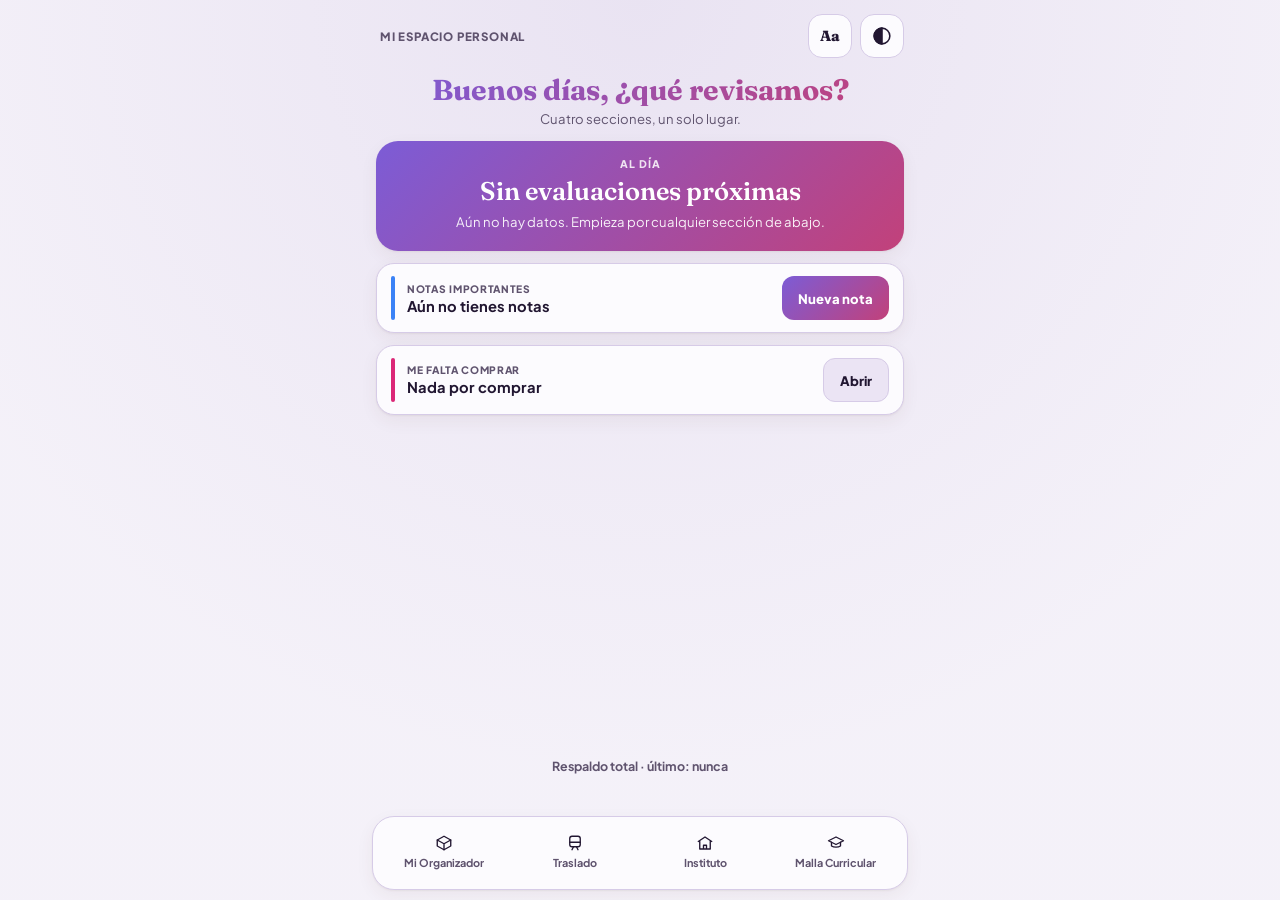
<file: index.html>
<!DOCTYPE html>
<html lang="es">
<head>
<script>try{var L=localStorage,a=L.getItem('app_tema'),e=L.getItem('estacion_tema'),M={oscuro:'dark',claro:'light',auto:'auto'};if(a&&M[a]&&M[a]!==e)L.setItem('estacion_tema',M[a]);else if(!a&&e)L.setItem('app_tema',e==='light'?'claro':e==='dark'?'oscuro':'auto')}catch(x){}</script>

  <meta charset="UTF-8">
  <title>Mi Espacio</title>
  <meta name="viewport" content="width=device-width, initial-scale=1.0, viewport-fit=cover">
  <meta name="theme-color" content="#fbf5ee">
  <link rel="manifest" href="manifest.webmanifest">
  <link rel="apple-touch-icon" href="apple-touch-icon.png">
  <link rel="icon" type="image/png" sizes="192x192" href="icon-192.png">
  <meta name="apple-mobile-web-app-capable" content="yes">
  <meta name="mobile-web-app-capable" content="yes">
  <meta name="apple-mobile-web-app-title" content="Mi Espacio">
  <script>try{var t=localStorage.getItem('app_tema')||'auto';var d=t==='oscuro'||(t==='auto'&&matchMedia('(prefers-color-scheme: dark)').matches);document.documentElement.dataset.theme=d?'dark':'light'}catch(e){}</script>
  <script>try{var F={fraunces:"'Fraunces',Georgia,serif",jakarta:"'Plus Jakarta Sans',system-ui,sans-serif",fira:"'Fira Sans',system-ui,sans-serif",chivo:"'Chivo',system-ui,sans-serif",space:"'Space Grotesk',system-ui,sans-serif"},f=localStorage.getItem("app_fuente");if(F[f])document.documentElement.style.setProperty("--serif",F[f])}catch(e){}</script>
  <link rel="preconnect" href="https://fonts.googleapis.com">
  <link rel="preconnect" href="https://fonts.gstatic.com" crossorigin>
  <link href="https://fonts.googleapis.com/css2?family=Fraunces:wght@600;700&family=Fira+Sans:wght@500;600;700&family=Chivo:wght@500;600;700&family=Space+Grotesk:wght@500;600;700&family=Plus+Jakarta+Sans:wght@400;600;700;800&display=swap" rel="stylesheet">
<style>
:root{--serif:'Fraunces',Georgia,serif;--g1:#7c5cd6;--g2:#c2417a}
[data-theme=light]{--bg:#fbf5ee;--bg1:#f3e6dc;--card:#fffdf9;--border:#eadfd2;--text:#3b2a22;--muted:#7a685d;--soft:#f6efe6;--ok:#2f7d5f;--warn:#c4623f;--act:#6d4bd1;--sh:0 1px 2px rgba(80,50,30,.06),0 6px 18px rgba(80,50,30,.06)}
[data-theme=dark]{color-scheme:dark;--bg:#14121a;--bg1:#1d1930;--card:#1e1b27;--border:#2d2939;--text:#efeaf7;--muted:#a39cb3;--soft:#26222f;--ok:#5ed3a4;--warn:#f0916d;--act:#c4b5fd;--sh:0 1px 2px rgba(0,0,0,.3),0 8px 22px rgba(0,0,0,.25)}
*{box-sizing:border-box;margin:0;padding:0;-webkit-tap-highlight-color:transparent}
html,body{min-height:100%}
body{font-family:'Plus Jakarta Sans',system-ui,sans-serif;background:radial-gradient(circle at top,var(--bg1),var(--bg) 70%) fixed;color:var(--text);min-height:100dvh;display:flex;flex-direction:column;padding:calc(14px + env(safe-area-inset-top,0px)) 16px calc(112px + env(safe-area-inset-bottom,0px));gap:12px;max-width:560px;margin:0 auto}
.top{display:flex;align-items:center;gap:8px}.top small{flex:1;font-size:.72rem;font-weight:800;letter-spacing:.8px;color:var(--muted);text-transform:uppercase;padding-left:4px}
.ib{width:44px;height:44px;border-radius:14px;background:var(--card);border:1px solid var(--border);color:var(--text);display:grid;place-items:center;font:800 .92rem var(--serif);cursor:pointer;font-family:var(--serif)}
.ib i{width:1.3em;height:1.3em}
.sal{text-align:center;padding:4px 8px 2px}
h1{font-family:var(--serif);font-size:clamp(1.25rem,5.6vw,1.8rem);line-height:1.12;background:linear-gradient(135deg,var(--g1),var(--g2));-webkit-background-clip:text;background-clip:text;-webkit-text-fill-color:transparent}
.sal p{color:var(--muted);font-size:.82rem;margin-top:4px}
.hero{display:block;border-radius:22px;padding:16px 18px 8px;background:linear-gradient(135deg,#7c5cd6,#c2417a);color:#fff;box-shadow:var(--sh);text-decoration:none}
.hero .p{text-align:center;padding-bottom:12px}.hero small{font-size:.66rem;letter-spacing:1px;font-weight:800;opacity:.85;display:block}
.hero b.t{display:block;font-family:var(--serif);font-size:clamp(1.3rem,6vw,1.6rem);margin:5px 0 3px;font-weight:600}.hero .s{font-size:.82rem;opacity:.92}
.hero .sec{font-size:.62rem;letter-spacing:1px;font-weight:800;opacity:.85;padding:8px 0 3px;border-top:1px solid rgba(255,255,255,.22);text-align:left}
.hero .fila{display:flex;align-items:center;gap:10px;padding:8px 0;border-top:1px solid rgba(255,255,255,.18);text-align:left}
.hero .fila>div{flex:1;min-width:0}.hero .fila b{display:block;font-size:.9rem}.hero .fila span{font-size:.74rem;opacity:.85}
.pill{background:rgba(255,255,255,.22);border-radius:99px;padding:3px 10px;font-size:.68rem;font-weight:800;white-space:nowrap}
.emp{background:rgba(0,0,0,.22);border-radius:14px;padding:10px 12px;margin:0 0 8px;text-align:left}
.emp .r{display:flex;justify-content:space-between;align-items:center;gap:8px}.emp b{font-size:.9rem}.emp p{font-size:.76rem;opacity:.9;margin-top:4px}
.emp .pill.w{background:#fff;color:#a02a62}
.card{display:flex;align-items:center;gap:12px;background:var(--card);border:1px solid var(--border);border-radius:18px;padding:12px 14px;box-shadow:var(--sh);color:inherit;text-decoration:none}
.card .bar{width:4px;align-self:stretch;border-radius:4px}
.card .t{flex:1;min-width:0}.card small{display:block;font-size:.64rem;font-weight:800;letter-spacing:.7px;text-transform:uppercase;color:var(--muted)}
.card b{display:block;font-size:.92rem;margin-top:2px;white-space:nowrap;overflow:hidden;text-overflow:ellipsis}.card .sub{font-size:.74rem;color:var(--muted);margin-top:1px;white-space:nowrap;overflow:hidden;text-overflow:ellipsis}
.btn{text-decoration:none;border:0;border-radius:12px;min-height:44px;padding:0 16px;font:800 .82rem 'Plus Jakarta Sans',system-ui,sans-serif;color:#fff;background:linear-gradient(135deg,var(--g1),var(--g2));cursor:pointer;white-space:nowrap;display:inline-flex;align-items:center;justify-content:center;gap:6px}
.btn.s{background:var(--soft);color:var(--text);border:1px solid var(--border)}
.resp{border:0;background:none;color:var(--muted);font:700 .78rem 'Plus Jakarta Sans',system-ui,sans-serif;min-height:44px;text-align:center;cursor:pointer}.resp.w{color:var(--warn)}
.sp{flex:1}
.dock{position:fixed;left:12px;right:12px;bottom:calc(10px + env(safe-area-inset-bottom,0px));max-width:536px;margin:0 auto;display:grid;grid-template-columns:repeat(4,1fr);gap:4px;background:var(--card);border:1px solid var(--border);border-radius:22px;padding:8px;box-shadow:var(--sh);z-index:50}
.dock a{position:relative;display:flex;flex-direction:column;align-items:center;gap:5px;padding:9px 2px 8px;border-radius:16px;font-size:.68rem;font-weight:700;color:var(--muted);text-decoration:none;text-align:center;line-height:1.1;min-height:56px}
.dock a i{width:1.7em;height:1.7em;color:var(--text)}
.dock em{position:absolute;top:2px;right:calc(50% - 26px);min-width:18px;height:18px;border-radius:9px;background:var(--g1);color:#fff;font:800 .64rem/18px system-ui;font-style:normal;text-align:center;padding:0 4px}
.ov{position:fixed;inset:0;z-index:1000;background:rgba(8,6,14,.62);display:none;align-items:center;justify-content:center;padding:18px}.ov.on{display:flex}
.md{width:100%;max-width:420px;max-height:90dvh;overflow:auto;background:var(--card);border:1px solid var(--border);border-radius:24px;padding:18px;box-shadow:0 20px 50px rgba(0,0,0,.5)}
.md h3{font-family:var(--serif);font-size:1.15rem;margin-bottom:12px;display:flex;justify-content:space-between;align-items:center}
.md h3 button{width:44px;height:44px;border:0;background:none;color:var(--muted);cursor:pointer}
.md label:not(.chk){display:block;font-size:.64rem;font-weight:800;letter-spacing:.8px;text-transform:uppercase;color:var(--muted);margin:8px 0 4px}
.md input[type=text],.md textarea{width:100%;border-radius:12px;border:1.5px solid var(--border);background:var(--soft);color:var(--text);padding:12px;font:inherit;font-size:.92rem}
.md input:focus,.md textarea:focus{outline:0;border-color:var(--g1)}.md textarea{min-height:84px;resize:vertical}
.cols{display:flex;gap:12px;margin:6px 0 12px}.cols button{width:36px;height:36px;border-radius:50%;border:0;cursor:pointer}.cols button.on{outline:3px solid var(--text);outline-offset:2px}
.chk{display:flex;align-items:center;gap:10px;min-height:44px;font-weight:700;cursor:pointer}.chk input{width:26px;height:26px;accent-color:var(--g1)}
.acc{display:flex;gap:10px;margin-top:10px}.acc>*{flex:1}
.bar2{height:6px;border-radius:9px;background:var(--soft);overflow:hidden;margin:8px 0}.bar2 i{display:block;height:100%;background:var(--ok)}
.fopt{display:flex;align-items:center;justify-content:space-between;width:100%;min-height:48px;padding:0 12px;border-radius:12px;border:1.5px solid transparent;background:none;color:var(--text);font-size:1rem;cursor:pointer;text-align:left}.fopt.on{border-color:var(--g1)}
#toast{position:fixed;left:14px;right:14px;bottom:calc(92px + env(safe-area-inset-bottom,0px));max-width:520px;margin:0 auto;background:var(--text);color:var(--bg);border-radius:14px;padding:12px 14px;font-weight:700;font-size:.82rem;display:none;justify-content:space-between;z-index:1100}#toast.show{display:flex}#toast a{color:var(--g1);font-weight:800}
.mu{color:var(--muted)}
</style>
<link rel="stylesheet" href="iconos.css">
</head>
<body>
<div class="top"><small>Mi espacio personal</small><button class="ib" id="btn-fuente" aria-label="Letra de los títulos">Aa</button><button class="ib" id="btn-tema" aria-label="Cambiar tema"><i class="ic-tema"></i></button></div>
<div class="sal"><h1 id="saludo">Hola, ¿qué revisamos?</h1><p>Cuatro secciones, un solo lugar.</p></div>
<div id="hero"></div>
<div class="card" id="c-nota"><div class="bar" style="background:#3b82f6"></div><div class="t"><small id="n-lbl">Notas importantes</small><b id="n-txt">Aún no tienes notas</b></div><button class="btn" id="b-nota">Nueva nota</button></div>
<div class="card" id="c-comp"><div class="bar" style="background:#db2777"></div><div class="t"><small>Me falta comprar</small><b id="p-txt">Nada por comprar</b><div class="sub" id="p-sub"></div></div><a class="btn s" href="compras.html" id="b-comp">Ver lista</a></div>
<div class="sp"></div>
<button class="resp" id="resp">Respaldo total</button>
<nav class="dock" aria-label="Secciones">
<a href="organizador.html"><em id="d-org" hidden></em><i class="ic-caja"></i>Mi Organizador</a>
<a href="traslado.html"><em id="d-tra" hidden></em><i class="ic-tren"></i>Traslado</a>
<a href="instituto.html"><em id="d-ins" hidden></em><i class="ic-escuela"></i>Instituto</a>
<a href="malla.html"><i class="ic-birrete"></i>Malla Curricular</a>
</nav>

<div class="ov" id="o-nota"><div class="md" role="dialog" aria-label="Nueva nota importante"><h3>Nueva nota importante<button data-x aria-label="Cerrar"><i class="ic-cerrar"></i></button></h3>
<label for="nt">Título</label><input type="text" id="nt" placeholder="Ej: Entregar informe, clave del aula..." maxlength="80">
<label for="nx">Nota</label><textarea id="nx" placeholder="Escribe lo que no puedes olvidar..."></textarea>
<label>Color</label><div class="cols" id="cols"></div>
<label class="chk"><input type="checkbox" id="np"> Fijar arriba</label>
<div class="acc"><button class="btn s" data-x>Cancelar</button><button class="btn" id="ng" style="flex:1.5">Guardar en Instituto</button></div></div></div>

<div class="ov" id="o-resp"><div class="md" role="dialog" aria-label="Respaldo total"><h3>Respaldo total<button data-x aria-label="Cerrar"><i class="ic-cerrar"></i></button></h3>
<div id="r-est" style="font-weight:700"></div><div class="bar2"><i id="r-m"></i></div><div class="mu" id="r-t" style="font-size:.76rem;line-height:1.45;margin-bottom:12px"></div>
<div class="acc"><button class="btn" id="r-bk" style="flex:1.3">Respaldar todo</button><button class="btn s" id="r-rs">Restaurar</button></div>
<input type="file" id="r-file" accept=".json,application/json" hidden></div></div>

<div class="ov" id="o-conf"><div class="md" role="dialog" aria-label="Confirmar"><h3 id="cf-t">Restaurar respaldo</h3><p id="cf-p" class="mu" style="font-size:.9rem;line-height:1.5"></p><div class="acc"><button class="btn s" data-x>Cancelar</button><button class="btn" id="cf-ok">Continuar</button></div></div></div>

<div class="ov" id="o-fuente"><div class="md" role="dialog" aria-label="Letra de los títulos"><h3>Letra de los títulos<button data-x aria-label="Cerrar"><i class="ic-cerrar"></i></button></h3><div id="f-lista"></div></div></div>
<div id="toast"><span id="toast-t"></span><a href="instituto.html#notas" id="toast-a" hidden>Ver</a></div>

<script src="app.js"></script>
<script>
const $ = s => document.querySelector(s);
const leer = (k, d) => { try { const v = JSON.parse(localStorage.getItem(k)); return v ?? d; } catch (e) { return d; } };
const esc = s => String(s).replace(/[&<>"']/g, c => ({'&':'&amp;','<':'&lt;','>':'&gt;','"':'&quot;',"'":'&#39;'}[c]));
let tt; function toast(t, ver) { $('#toast-t').textContent = t; $('#toast-a').hidden = !ver; $('#toast').classList.add('show'); clearTimeout(tt); tt = setTimeout(() => $('#toast').classList.remove('show'), 3200); }
function abrir(id) { document.getElementById(id).classList.add('on'); } function cerrar(id) { document.getElementById(id).classList.remove('on'); }
document.querySelectorAll('.ov').forEach(o => o.addEventListener('click', e => { if (e.target === o || e.target.closest('[data-x]')) o.classList.remove('on'); }));

/* Saludo según la hora */
(function () { const h = new Date().getHours(); $('#saludo').textContent = (h < 12 ? 'Buenos días' : h < 20 ? 'Buenas tardes' : 'Buenas noches') + ', ¿qué revisamos?'; })();

/* Letra y tema */
$('#btn-tema').onclick = () => MiEspacio.abrirTema();
const FUENTES = {fraunces:["Fraunces","'Fraunces',Georgia,serif"],jakarta:["Plus Jakarta Sans","'Plus Jakarta Sans',system-ui,sans-serif"],fira:["Fira Sans","'Fira Sans',system-ui,sans-serif"],chivo:["Chivo","'Chivo',system-ui,sans-serif"],space:["Space Grotesk","'Space Grotesk',system-ui,sans-serif"]};
function pintarFuentes() {
  let f = 'fraunces'; try { f = localStorage.getItem('app_fuente') || 'fraunces'; } catch (e) {}
  if (!FUENTES[f]) f = 'fraunces';
  document.documentElement.style.setProperty('--serif', FUENTES[f][1]);
  $('#f-lista').innerHTML = Object.keys(FUENTES).map(k => `<button class="fopt ${k === f ? 'on' : ''}" data-f="${k}" style="font-family:${FUENTES[k][1]}">${FUENTES[k][0]}${k === f ? '<i class=ic-check></i>' : ''}</button>`).join('');
}
$('#btn-fuente').onclick = () => { pintarFuentes(); abrir('o-fuente'); };
$('#f-lista').onclick = e => { const b = e.target.closest('[data-f]'); if (!b) return; try { localStorage.setItem('app_fuente', b.dataset.f); } catch (er) {} pintarFuentes(); };
pintarFuentes();

/* Datos */
const hoy = new Date(), pad = n => String(n).padStart(2, '0');
const HOY = hoy.getFullYear() + '-' + pad(hoy.getMonth() + 1) + '-' + pad(hoy.getDate());
const u = s => { const a = String(s).split('-').map(Number); return Date.UTC(a[0], a[1] - 1, a[2]); };
const dias = s => Math.round((u(s) - u(HOY)) / 864e5);
const cuando = n => n === 0 ? 'Hoy' : n === 1 ? 'Mañana' : 'En ' + n + ' días';
const DIAS = ['dom','lun','mar','mié','jue','vie','sáb'], MES = ['ene','feb','mar','abr','may','jun','jul','ago','sep','oct','nov','dic'];
const fechaCorta = s => { const d = new Date(u(s)); return DIAS[d.getUTCDay()] + ' ' + d.getUTCDate() + ' ' + MES[d.getUTCMonth()]; };
const TIPO = { certamen: 'Certamen', trabajo: 'Trabajo', presentacion: 'Presentación', tarea: 'Tarea' };

function pintarHero() {
  const cal = leer('estacion_cal_items_v2', []);
  const pend = (Array.isArray(cal) ? cal : []).filter(x => x && !x.checked && x.evalDate && dias(x.evalDate) >= 0).sort((a, b) => dias(a.evalDate) - dias(b.evalDate));
  const est = leer('mallaEstado', null), nram = est && typeof est === 'object' ? Object.values(est).filter(Boolean).length : 0;
  const el = $('#hero');
  if (!pend.length) {
    el.innerHTML = `<a class="hero" href="instituto.html"><div class="p"><small>AL DÍA</small><b class="t">Sin evaluaciones próximas</b><span class="s">Aún no hay datos. Empieza por cualquier sección de abajo.</span></div></a>`;
    return pend;
  }
  const p = pend[0], resto = pend.slice(1, 4);
  // Qué conviene empezar ya: trabajos y presentaciones con plazo de preparación (se puede fijar por evento con "empezarAntes" en días)
  const lead = x => x.empezarAntes != null ? +x.empezarAntes : (x.pesado || x.kind === 'trabajo') ? 7 : x.kind === 'presentacion' ? 4 : 0;
  const ya = pend.filter(x => lead(x) > 0 && dias(x.evalDate) <= lead(x) && x !== p).slice(0, 2);
  let h = `<a class="hero" href="instituto.html"><div class="p"><small>PRÓXIMO</small><b class="t">${esc(p.title)}</b><span class="s">${cuando(dias(p.evalDate))}${nram ? ' · ' + nram + (nram === 1 ? ' ramo aprobado' : ' ramos aprobados') : ''}</span></div>`;
  if (resto.length) h += `<div class="sec">DESPUÉS</div>` + resto.map(x => `<div class="fila"><div><b>${esc(x.title)}</b><span>${fechaCorta(x.evalDate)} · ${TIPO[x.kind] || ''}</span></div><span class="pill">${cuando(dias(x.evalDate))}</span></div>`).join('');
  if (ya.length) h += `<div class="sec">CONVIENE EMPEZAR YA</div>` + ya.map(x => { const d = dias(x.evalDate), pes = x.pesado || x.kind === 'trabajo'; return `<div class="emp"><div class="r"><b>${esc(x.title)}</b><span class="pill ${pes ? 'w' : ''}">${pes ? 'Trabajo pesado' : 'Preparar'}</span></div><p>Empieza hoy: ${d === 0 ? 'es hoy' : d === 1 ? 'queda 1 día' : 'quedan ' + d + ' días'}.</p></div>`; }).join('');
  el.innerHTML = h + '</a>';
  return pend;
}
function pintarNotas() {
  const n = leer('estacion_notas_importantes', []); const l = Array.isArray(n) ? n : [];
  const ord = l.slice().sort((a, b) => (b.pin ? 1 : 0) - (a.pin ? 1 : 0) || (b.ts || 0) - (a.ts || 0));
  $('#n-lbl').textContent = l.length ? l.length + (l.length === 1 ? ' nota importante' : ' notas importantes') : 'Notas importantes';
  $('#n-txt').textContent = ord[0] ? ord[0].title : 'Aún no tienes notas';
  if (ord[0] && ord[0].color) $('#c-nota .bar').style.background = ord[0].color;
}
function pintarCompras() {
  const compras = leer('org_compras', null); let falta = 0, urg = 0; const por = [];
  if (Array.isArray(compras)) compras.forEach(c => { let n = 0; (c.items || []).forEach(p => { if (p.tieneRepuesto === 'no') { falta++; n++; if (p.urgente) urg++; } }); if (n) por.push(c.nombre + ' (' + n + ')'); });
  $('#p-txt').textContent = falta ? falta + ' por reponer' + (urg ? ' · ' + urg + (urg === 1 ? ' urgente' : ' urgentes') : '') : 'Nada por comprar';
  $('#p-sub').textContent = por.join(' · ');
  $('#b-comp').textContent = falta ? 'Ver lista' : 'Abrir';
  badge('#d-org', falta);
}
function badge(id, n) { const e = $(id); e.hidden = !n; e.textContent = n; }
function pintarDock(pend) {
  const dat = leer('estacion_detallada_data', null), cats = leer('estacion_categorias', null);
  if (dat && cats && Array.isArray(dat.renaico) && Array.isArray(cats.renaico)) {
    const lista = dat.renaico.filter(it => { const c = cats.renaico.find(x => x.key === it.cat); return c && c.packing; });
    badge('#d-tra', lista.filter(i => !i.checked).length);
  }
  badge('#d-ins', pend ? pend.length : 0);
}

/* Nueva nota (ventana en medio) */
const COLS = ['#e11d48', '#d9a406', '#16a34a', '#3b82f6', '#8b5cf6']; let colSel = COLS[0];
$('#cols').innerHTML = COLS.map((c, i) => `<button type="button" data-c="${c}" style="background:${c}" class="${i === 0 ? 'on' : ''}" aria-label="Color ${i + 1}"></button>`).join('');
$('#cols').onclick = e => { const b = e.target.closest('[data-c]'); if (!b) return; colSel = b.dataset.c; document.querySelectorAll('#cols button').forEach(x => x.classList.toggle('on', x === b)); };
$('#b-nota').onclick = () => { $('#nt').value = ''; $('#nx').value = ''; $('#np').checked = false; abrir('o-nota'); setTimeout(() => $('#nt').focus(), 60); };
$('#ng').onclick = () => {
  const t = $('#nt').value.trim(); if (!t) { toast('Escribe un título para la nota'); $('#nt').focus(); return; }
  const l = leer('estacion_notas_importantes', []); const lista = Array.isArray(l) ? l : [];
  lista.unshift({ id: 'n' + Date.now().toString(36), ts: Date.now(), title: t, text: $('#nx').value.trim(), color: colSel, pin: $('#np').checked });
  try { localStorage.setItem('estacion_notas_importantes', JSON.stringify(lista)); }
  catch (e) { toast('No hay espacio para guardar: haz un respaldo y revisa las fotos'); return; }
  cerrar('o-nota'); pintarNotas(); toast('Nota guardada en Instituto', true);
};
$('#c-nota').addEventListener('click', e => { if (!e.target.closest('button')) location.href = 'instituto.html#notas'; });

/* Respaldo */
function pintarResp() {
  const t = leer('portada_ultimo_respaldo', null), hay = MiEspacio.claves().length > 0;
  const d = t ? Math.floor((Date.now() - new Date(t).getTime()) / 864e5) : null;
  const r = $('#resp'); r.classList.toggle('w', hay && (d === null || d >= 30));
  r.textContent = 'Respaldo total · ' + (d === null ? 'último: nunca' : d === 0 ? 'hoy' : d === 1 ? 'ayer' : 'hace ' + d + ' días');
  $('#r-est').textContent = t ? 'Último respaldo: ' + new Date(t).toLocaleString('es-CL', { day: '2-digit', month: 'short', year: 'numeric', hour: '2-digit', minute: '2-digit' }) : 'Último respaldo: nunca';
  const m = MiEspacio.uso();
  $('#r-m').style.width = Math.max(2, m.pct) + '%';
  $('#r-t').textContent = 'Espacio usado en este navegador: ' + (m.bytes / 1048576).toFixed(1) + ' MB de unos 5 MB' + (m.pct >= 80 ? ' · cerca del límite: haz un respaldo y revisa las fotos.' : '.');
}
$('#resp').onclick = () => { pintarResp(); abrir('o-resp'); };
$('#r-bk').onclick = () => {
  try { localStorage.setItem('portada_ultimo_respaldo', JSON.stringify(new Date().toISOString())); } catch (e) {}
  MiEspacio.descargar(MiEspacio.exportar(), 'mi-espacio-respaldo-' + MiEspacio.fechaArchivo() + '.json');
  pintarResp(); toast('Respaldo descargado');
};
$('#r-rs').onclick = () => $('#r-file').click();
let pendiente = null;
$('#r-file').onchange = async e => {
  const f = e.target.files[0]; e.target.value = ''; if (!f) return;
  try {
    pendiente = await MiEspacio.leerArchivo(f);
    $('#cf-p').textContent = 'Se reemplazarán los datos de este dispositivo con los del archivo (' + Object.keys(pendiente).length + ' elementos). Haz primero un respaldo si no estás seguro.';
    cerrar('o-resp'); abrir('o-conf');
  } catch (er) { toast('No se pudo restaurar: ' + er.message); }
};
$('#cf-ok').onclick = () => { if (!pendiente) return; MiEspacio.aplicar(pendiente); cerrar('o-conf'); toast('Datos restaurados'); setTimeout(() => location.reload(), 700); };

function todo() { const p = pintarHero(); pintarNotas(); pintarCompras(); pintarDock(p); pintarResp(); }
todo(); addEventListener('pageshow', todo);
</script>
</body>
</html>
</file>
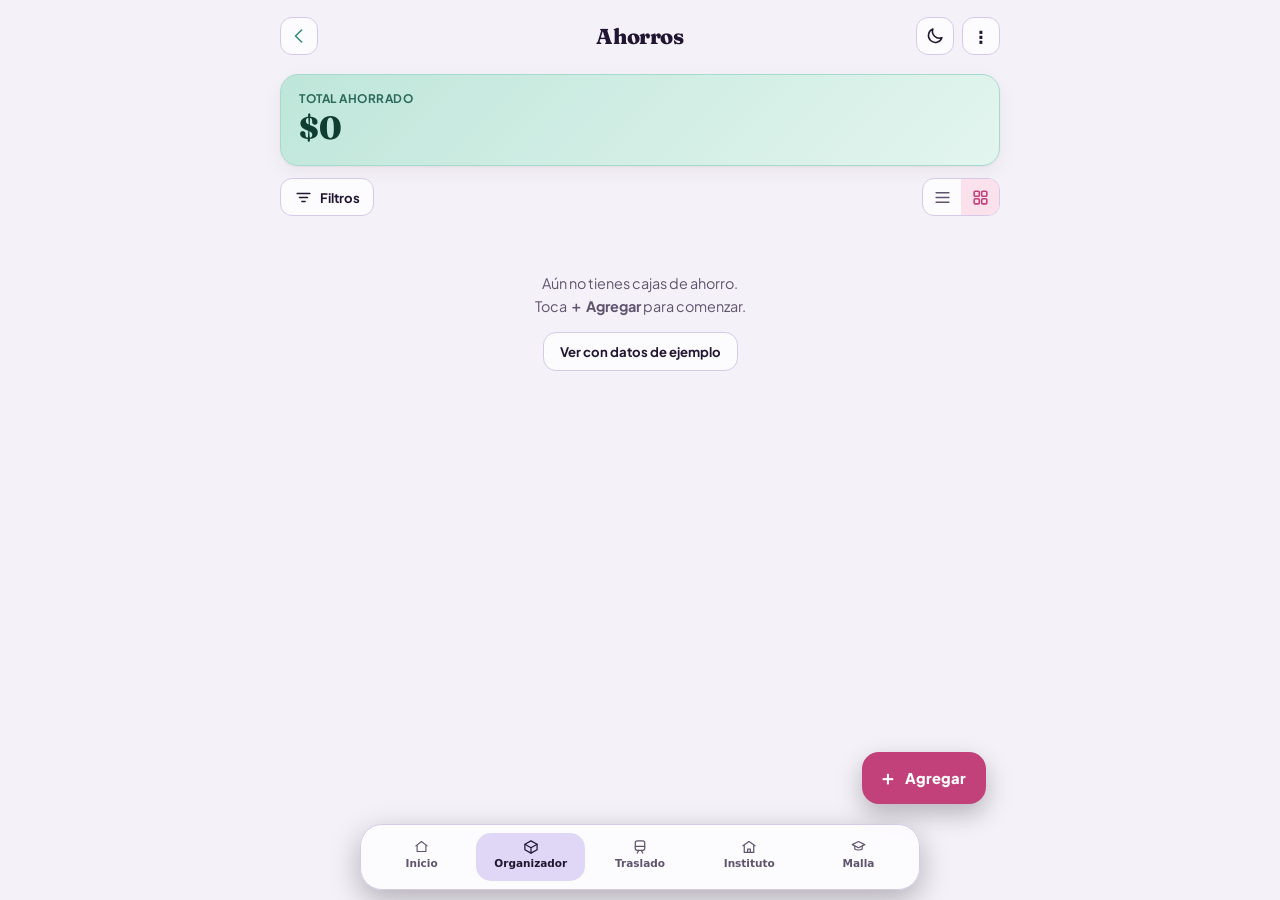
<file: ahorros.html>
<!DOCTYPE html>
<html lang="es">
<head>
<script>try{var L=localStorage,a=L.getItem('app_tema'),e=L.getItem('estacion_tema'),M={oscuro:'dark',claro:'light',auto:'auto'};if(a&&M[a]&&M[a]!==e)L.setItem('estacion_tema',M[a]);else if(!a&&e)L.setItem('app_tema',e==='light'?'claro':e==='dark'?'oscuro':'auto')}catch(x){}</script>

  <meta charset="UTF-8">
  <title>Ahorros</title>
  <meta name="viewport" content="width=device-width, initial-scale=1.0">
  <meta name="theme-color" content="#f8fafc">
<link rel="manifest" href="manifest.webmanifest">
<link rel="apple-touch-icon" href="apple-touch-icon.png">
<link rel="icon" type="image/png" sizes="192x192" href="icon-192.png">
<meta name="apple-mobile-web-app-capable" content="yes">
<meta name="mobile-web-app-capable" content="yes">
<meta name="apple-mobile-web-app-title" content="Organizador">  
  <script>try{var t=localStorage.getItem('app_tema')||'auto';var d=t==='oscuro'||(t==='auto'&&matchMedia('(prefers-color-scheme: dark)').matches);document.documentElement.dataset.theme=d?'dark':'light'}catch(e){}</script>
  <script>try{var F={fraunces:"'Fraunces',Georgia,serif",jakarta:"'Plus Jakarta Sans',system-ui,sans-serif",fira:"'Fira Sans',system-ui,sans-serif",chivo:"'Chivo',system-ui,sans-serif",space:"'Space Grotesk',system-ui,sans-serif"},f=localStorage.getItem("app_fuente");if(F[f])document.documentElement.style.setProperty("--serif",F[f])}catch(e){}</script>
  <script>try{var a=localStorage.getItem('color_ahorros');if(['violeta','rosa','celeste','agua'].indexOf(a)>-1)document.documentElement.dataset.acc=a}catch(e){}</script>
  <link rel="preconnect" href="https://fonts.googleapis.com">
  <link rel="preconnect" href="https://fonts.gstatic.com" crossorigin>
  <link href="https://fonts.googleapis.com/css2?family=Fraunces:wght@600;700&family=Fira+Sans:wght@500;600;700&family=Chivo:wght@500;600;700&family=Space+Grotesk:wght@500;600;700&family=Plus+Jakarta+Sans:wght@400;500;600;700;800&display=swap" rel="stylesheet">
  <style>
    :root{color-scheme:light;--bg:#fbf5ee;--card:#fffdf9;--border:#eadfd2;--text:#3b2a22;--muted:#7a685d;--green:#2f8a76;--green-soft:#d9f0ea;--green-line:#a8d9cd;--red:#b4412f;--red-soft:#f8e1db;--red-line:#eab9ad;--badge:#f1e8dd;--soft:#f6efe6;--hover:#eadfd2;--pill-ink:#475569;--info-soft:#fffbeb;--info-line:#fde68a;--info-ink:#92400e;--badge-ink:#65534a;--f0:#c4623f;--f1:#5f8f7a;--f2:#8a6fb0;--f3:#b98524;--f4:#4f7fb5;--f5:#b9567a;--f6:#6f8f3d;--f7:#a0675a;--serif:'Fraunces','Lora',Georgia,serif;--shadow:0 1px 2px rgba(80,50,30,.06),0 6px 18px rgba(80,50,30,.06)}
    [data-theme=dark]{color-scheme:dark;--bg:#14121a;--card:#1e1b27;--border:#2d2939;--text:#efeaf7;--muted:#a39cb3;--green:#34d399;--green-soft:rgba(52,211,153,.14);--green-line:rgba(52,211,153,.35);--red:#fb7185;--red-soft:rgba(251,113,133,.14);--red-line:rgba(251,113,133,.35);--badge:#282434;--soft:#181521;--hover:#2d2939;--pill-ink:#bab2ca;--info-soft:rgba(252,211,77,.1);--info-line:rgba(252,211,77,.3);--info-ink:#fcd34d;--f0:#f0916d;--f1:#5eead4;--f2:#c4b5fd;--f3:#fcd34d;--f4:#7cb7ff;--f5:#f9a8d4;--f6:#bef264;--f7:#fdba74;--shadow:0 1px 2px rgba(0,0,0,.3),0 8px 22px rgba(0,0,0,.25)}
    [data-theme=dark] .btn-green{color:#04281d}
    .btn-tema{justify-self:end;width:38px;height:38px;border-radius:12px;background:var(--card);border:1.5px solid var(--border);color:var(--text);font-size:1.05rem;cursor:pointer}
    *{box-sizing:border-box;-webkit-tap-highlight-color:transparent;margin:0;padding:0}
    body{font-family:'Plus Jakarta Sans',system-ui,-apple-system,sans-serif;background:var(--bg);color:var(--text);padding:16px 14px 80px;-webkit-font-smoothing:antialiased}
    .container{max-width:720px;margin:0 auto}
    .top-bar{display:grid;grid-template-columns:44px 1fr 44px;align-items:center;margin-bottom:18px;min-height:40px}
    .btn-back{text-decoration:none;font-size:1.1rem;font-weight:700;color:var(--green);display:inline-flex;align-items:center;justify-content:center;width:38px;height:38px;border-radius:12px;background:var(--card);border:1.5px solid var(--border);box-shadow:0 2px 5px rgba(0,0,0,.03)}
    h1{font-size:1.35rem;font-weight:800;text-align:center;letter-spacing:-.3px}

    .sum-card{background:linear-gradient(135deg,#059669,#10b981);color:#fff;border-radius:18px;padding:16px 18px;box-shadow:0 8px 22px rgba(5,150,105,.28);margin-bottom:16px}
    [data-theme=dark] .sum-card{color:#04281d;background:linear-gradient(135deg,#34d399,#6ee7b7);box-shadow:0 8px 22px rgba(52,211,153,.2)}
    .sum-label{font-size:.74rem;font-weight:700;text-transform:uppercase;letter-spacing:.5px;opacity:.85}
    .sum-value{font-size:2rem;font-weight:800;letter-spacing:-.5px;margin-top:2px}
    .sum-sub{font-size:.78rem;font-weight:600;opacity:.85;margin-top:2px}

    .actions-row{display:flex;justify-content:space-between;align-items:center;margin-bottom:16px;gap:8px}
    .btn{border:none;border-radius:12px;padding:10px 16px;font-weight:700;font-size:.82rem;cursor:pointer;display:inline-flex;align-items:center;justify-content:center;gap:6px;font-family:inherit;transition:all .15s cubic-bezier(.16,1,.3,1)}
    .btn:active{transform:scale(.94)}
    .btn-green{background:var(--green);color:#fff;box-shadow:0 4px 12px rgba(5,150,105,.25)}
    .btn-red{background:var(--red-soft);color:var(--red);border:1.5px solid var(--red-line)}
    .btn-in{background:var(--green-soft);color:var(--green);border:1.5px solid var(--green-line)}
    .btn-secondary{background:var(--card);border:1.5px solid var(--border);color:var(--text)}

    .card-list{display:flex;flex-direction:column;gap:12px}
    .group-card{background:var(--card);border:1.5px solid var(--border);border-radius:18px;padding:14px 16px;box-shadow:0 4px 12px rgba(15,23,42,.03)}
    .g-head{display:flex;justify-content:space-between;align-items:flex-start;gap:8px}
    .g-title{font-weight:700;font-size:1.02rem;overflow-wrap:anywhere}
    .g-saldo{font-weight:800;font-size:1.25rem;color:var(--green);margin-top:2px}
    .g-info{margin:10px 0 12px;background:var(--info-soft);border:1px solid var(--info-line);color:var(--info-ink);border-radius:10px;padding:7px 10px;font-size:.78rem;font-weight:600;line-height:1.45;overflow-wrap:anywhere;white-space:pre-wrap}
    .g-btns{display:flex;gap:8px;margin-top:12px}
    .g-btns .btn{flex:1}
    .btn-icon{background:none;border:none;cursor:pointer;padding:6px 8px;font-size:.88rem;color:var(--muted);border-radius:8px}
    .btn-icon:hover{background:var(--hover);color:var(--text)}
    .toggle-movs{width:100%;text-align:left;background:none;border:none;border-top:1px dashed var(--border);margin-top:12px;padding:10px 0 2px;font-weight:700;font-size:.8rem;font-family:inherit;color:var(--muted);cursor:pointer}
    .movs{display:flex;flex-direction:column;gap:6px;margin-top:8px}
    .mov{display:flex;justify-content:space-between;align-items:center;gap:10px;background:var(--soft);border:1px solid var(--border);border-radius:12px;padding:9px 11px}
    .mov-main{font-weight:700;font-size:.9rem}
    .mov.in .mov-main{color:var(--green)}.mov.out .mov-main{color:var(--red)}
    .mov-det{font-size:.78rem;font-weight:600;margin-top:3px;overflow-wrap:anywhere}
    .mov-sub{font-size:.74rem;color:var(--muted);margin-top:2px;overflow-wrap:anywhere}
    .vacio{text-align:center;color:var(--muted);padding:44px 0;font-size:.9rem;line-height:1.6}
    .vacio .btn{margin-top:14px}

    .modal-overlay{position:fixed;inset:0;background:rgba(15,23,42,.45);backdrop-filter:blur(8px);-webkit-backdrop-filter:blur(8px);display:flex;align-items:flex-start;justify-content:center;z-index:100;padding:20px 14px 40px;overflow-y:auto;opacity:0;pointer-events:none;transition:opacity .22s}
    .modal-overlay.active{opacity:1;pointer-events:auto}
    .modal{background:var(--card);border-radius:20px;width:100%;max-width:400px;padding:22px;box-shadow:0 20px 50px rgba(0,0,0,.16);transform:translateY(16px) scale(.96);transition:transform .24s cubic-bezier(.16,1,.3,1);margin-top:24px}
    .modal-overlay.active .modal{transform:none}
    .modal h3{font-size:1.15rem;font-weight:800;margin-bottom:14px}
    .sec{font-size:.72rem;font-weight:800;text-transform:uppercase;letter-spacing:.5px;color:var(--muted);margin:16px 0 8px;padding-top:12px;border-top:1px dashed var(--border)}
    .form-group{margin-bottom:12px}
    .form-label{display:block;font-size:.76rem;font-weight:700;color:var(--muted);margin-bottom:5px}
    .form-input{width:100%;border:1.5px solid var(--border);border-radius:10px;padding:11px 13px;font-size:.92rem;font-family:inherit;outline:none;color:var(--text);background:var(--card)}
    .form-input.big{font-size:1.5rem;font-weight:800;padding:12px 14px}
    .form-input:focus{border-color:var(--green);box-shadow:0 0 0 3px rgba(5,150,105,.15)}
    .hint{font-size:.74rem;color:var(--muted);margin-top:5px;line-height:1.4}
    .info-box{background:var(--info-soft);border:1px solid var(--info-line);color:var(--info-ink);border-radius:10px;padding:8px 11px;font-size:.78rem;font-weight:600;margin-bottom:12px;overflow-wrap:anywhere;white-space:pre-wrap}
    .chips{display:flex;gap:6px}
    .chip{flex:1;border:1.5px solid var(--border);background:var(--card);border-radius:12px;padding:10px 6px;font-weight:700;font-size:.82rem;font-family:inherit;color:var(--muted);cursor:pointer}
    .chip.on{background:var(--green-soft);border-color:var(--green);color:var(--green)}
    .chip.on.out{background:var(--red-soft);border-color:var(--red);color:var(--red)}
    .error{display:none;color:var(--red);font-size:.8rem;font-weight:600;margin-top:8px}
    .modal-footer{display:flex;justify-content:flex-end;gap:8px;margin-top:18px}
  
    /* ===== Estilo Fanfics: serif, franja de color, etiquetas suaves ===== */
    h1,.group-title,.g-title,.modal h3,.card-title,.vacio .big{font-family:var(--serif)}
    h1{letter-spacing:-.4px}
    .group-card,.nav-card{position:relative;overflow:hidden;border-width:1px;box-shadow:var(--shadow);padding-left:16px}
    /* sin franja lateral de color */
    .card-list>.group-card:nth-child(8n+1){--c:var(--f2)}
    .card-list>.group-card:nth-child(8n+2){--c:var(--f5)}
    .card-list>.group-card:nth-child(8n+3){--c:var(--f1)}
    .card-list>.group-card:nth-child(8n+4){--c:var(--f3)}
    .card-list>.group-card:nth-child(8n+5){--c:var(--f4)}
    .card-list>.group-card:nth-child(8n+6){--c:var(--f0)}
    .card-list>.group-card:nth-child(8n+7){--c:var(--f6)}
    .card-list>.group-card:nth-child(8n+8){--c:var(--f7)}
    .group-title{font-weight:700;font-size:1.05rem;letter-spacing:-.1px}
    .group-count{background:var(--badge);color:var(--badge-ink);font-weight:700}
    .badge{border-color:transparent!important;border-radius:8px;padding:3px 8px;font-size:.7rem}
    .badge.cat{border-radius:8px}
    .btn,.sq,.btn-back,.btn-tema,.mini,.chip{border-radius:13px}
    .btn-add-item,.btn-clear{border-radius:13px}
    .sq,.btn-back,.btn-tema{border-width:1px}
    .search-box,.group-card,.item-row,.mov,.modal{border-width:1px}
    .search-box{border-width:1.5px;border-radius:15px;box-shadow:none}
    .seg{background:var(--badge)}
    .modal-overlay,.overlay{background:rgba(30,18,10,.45)}
    [data-theme=dark] .modal-overlay,[data-theme=dark] .overlay{background:rgba(0,0,0,.6)}
    .item-row{border-radius:14px}

    .btn-green{box-shadow:none}
    .sum-card{background:linear-gradient(135deg,#2f8a76,#5f8f7a);box-shadow:var(--shadow);border-radius:18px}
    [data-theme=dark] .sum-card{background:#173b36;color:#5eead4;box-shadow:var(--shadow);border:1px solid rgba(94,234,212,.25)}
    .sum-value{font-family:var(--serif)}
    .g-saldo{font-family:var(--serif)}
    [data-theme=dark] .btn-green{color:#04281d}
  
    /* ===== Estructura nueva (boceto): barra, filtros, tarjetas compactas, flotante ===== */
    :root{--pk:#c2417a;--pk-soft:#fbe1ec;--on-pk:#fff;--acc:var(--green)}
    [data-theme=dark]{--pk:#f472b6;--pk-soft:#40202f;--on-pk:#14121a}
    body{padding-bottom:110px}
    .top-bar{grid-template-columns:84px 1fr 84px}
    .sq{width:38px;height:38px;border-radius:12px;background:var(--card);border:1px solid var(--border);color:var(--text);font-size:1.05rem;font-weight:700;display:inline-flex;align-items:center;justify-content:center;text-decoration:none;cursor:pointer;font-family:inherit;box-shadow:none}
    .top-bar>a.sq{color:var(--acc);justify-self:start}
    .top-right{display:flex;gap:8px;justify-self:end;position:relative}
    .top-right .sq{color:var(--text)}
    .menu,.pop{position:absolute;background:var(--card);border:1px solid var(--border);border-radius:14px;box-shadow:var(--shadow);padding:6px;display:none;z-index:60}
    .menu{right:0;top:46px;min-width:170px}
    .pop{left:0;top:44px;min-width:240px;z-index:40}
    .menu.open,.pop.open{display:block}
    .menu button,.pop button{display:flex;width:100%;gap:8px;align-items:center;padding:11px 12px;border:0;background:none;border-radius:10px;font-weight:700;font-size:.86rem;font-family:inherit;color:var(--text);cursor:pointer;text-align:left}
    .menu button:hover,.pop button:hover{background:var(--badge)}
    .pop button.on{background:var(--pk-soft);color:var(--pk)}
    .tools{display:flex;gap:8px;align-items:center;margin:2px 0 12px;position:relative;min-height:38px}
    .fbtn{display:inline-flex;align-items:center;gap:7px;height:38px;padding:0 13px;border-radius:12px;background:var(--card);border:1px solid var(--border);font-weight:700;font-size:.82rem;color:var(--text);cursor:pointer;font-family:inherit}
    .fbtn svg,.view svg{width:19px;height:19px;flex:none}
    .fbtn i{display:none;width:8px;height:8px;border-radius:50%;background:var(--pk)}
    .fbtn.has i{display:inline-block}
    .view{display:flex;margin-left:auto;background:var(--card);border:1px solid var(--border);border-radius:12px;overflow:hidden}
    .view button{width:38px;height:36px;display:grid;place-items:center;color:var(--muted);background:none;border:0;cursor:pointer}
    .view button.on{background:var(--pk-soft);color:var(--pk)}
    .tot{font-size:.82rem;color:var(--muted);font-weight:600}
    .tot b{color:var(--text);font-family:var(--serif);font-size:1.05rem}
    .card-list.grid{display:grid;grid-template-columns:1fr 1fr;gap:10px;align-items:stretch}
    @media(max-width:330px){.card-list.grid{grid-template-columns:1fr}}
    .card-list.grid .group-card{padding:12px 8px 12px 16px}
    .card-list .vacio{grid-column:1/-1}
    .group-card{display:flex;flex-direction:column;gap:6px}
    .c-head{display:flex;justify-content:space-between;align-items:flex-start;gap:4px}
    .c-name{font-family:var(--serif);font-weight:700;font-size:1rem;line-height:1.2;overflow-wrap:anywhere;min-width:0;padding-top:4px}
    .c-ic{display:flex;flex:none;margin:-4px 0 0 0}
    .c-ic .btn-icon{padding:6px 5px}
    .c-sub{font-size:.76rem;color:var(--muted);font-weight:600;overflow-wrap:anywhere}
    .c-line{font-size:.8rem;color:var(--muted);font-weight:600}
    .c-line b{color:var(--text)}
    .c-line b.v{font-family:var(--serif);font-size:1.1rem;color:var(--acc)}
    .c-acts{display:grid;grid-template-columns:1fr 1fr;gap:6px;margin-top:auto;padding-top:6px}
    .c-acts .btn{padding:9px 4px;font-size:.78rem;border-radius:11px;width:100%}
    .btn-det{background:var(--card);border:1.5px solid var(--border);color:var(--text)}
    .btn-add{background:var(--pk-soft);color:var(--pk);border:1.5px solid transparent}
    .caja-thumb{width:44px;height:44px;border-radius:10px;object-fit:cover;background:var(--hover);border:1px solid var(--border);cursor:pointer;flex:none}
    .card-list.grid .caja-thumb{width:32px;height:32px;border-radius:8px}
    .badges{display:flex;flex-wrap:wrap;gap:6px;align-items:center;margin-bottom:4px}
    .fab{position:fixed;z-index:30;right:max(16px,calc(50% - 346px));bottom:calc(18px + env(safe-area-inset-bottom));height:52px;padding:0 20px 0 16px;border-radius:17px;background:var(--pk);color:var(--on-pk);border:0;font-weight:800;font-size:.92rem;display:flex;align-items:center;gap:8px;box-shadow:0 10px 24px rgba(0,0,0,.25);cursor:pointer;font-family:inherit}
    .fab:active{transform:scale(.95)}
    .modal.wide{max-width:560px}
    .det-head{display:flex;align-items:flex-start;gap:10px;margin-bottom:14px}
    .det-head .grow h3{margin:0;overflow-wrap:anywhere}
    textarea.form-input{display:block;resize:none;overflow:hidden;min-height:44px;line-height:1.4}
    .mov>div:first-child{min-width:0;flex:1}
    .sum-card{margin-bottom:12px}
    .bar{height:7px;border-radius:99px;background:var(--badge);overflow:hidden}
    .bar i{display:block;height:100%;background:var(--green);border-radius:99px}
    .badge{display:inline-block;padding:3px 8px;border-radius:8px;font-weight:700;font-size:.7rem}
    .badge.ok{background:var(--green-soft);color:var(--green)}
    .c-acts.t3{grid-template-columns:1fr 1fr 1fr}
    .card-list.grid .c-acts.t3{grid-template-columns:1fr 1fr}
    .card-list.grid .c-acts.t3 .btn-det{grid-column:1/-1}
    .c-acts.t3 .btn{padding:9px 2px}
    .g-info{margin:12px 0}
    .mov-det,.mov-sub,.mov-main{overflow-wrap:anywhere}
  
    .menu{min-width:220px;max-height:75vh;overflow-y:auto}
    .menu hr{border:0;border-top:1px dashed var(--border);margin:6px 4px}
    .menu-t{font-size:.68rem;font-weight:800;text-transform:uppercase;letter-spacing:.5px;color:var(--muted);padding:8px 12px 4px}
    .menu .dots{display:flex;gap:10px;padding:6px 12px 10px}
    .menu .dots button{width:32px;height:32px;padding:0;border-radius:50%;border:2px solid transparent;display:grid;place-items:center;color:#fff;font-size:.85rem;background:var(--c)}
    .menu .dots button[data-c=violeta]{--c:#7c5cd6}.menu .dots button[data-c=rosa]{--c:#c2417a}.menu .dots button[data-c=celeste]{--c:#3b82c4}.menu .dots button[data-c=agua]{--c:#2f8a76}
    [data-theme=dark] .menu .dots button[data-c=violeta]{--c:#a78bfa}[data-theme=dark] .menu .dots button[data-c=rosa]{--c:#f472b6}[data-theme=dark] .menu .dots button[data-c=celeste]{--c:#7cb7ff}[data-theme=dark] .menu .dots button[data-c=agua]{--c:#5eead4}
    [data-theme=dark] .menu .dots button{color:#14121a}
    .menu .dots button.on{border-color:var(--text)}
    .menu .dots button.on::after{content:"✓";font-weight:800}
    .menu #fonts button.on{background:var(--badge);color:var(--acc)}

    .sum-card,[data-theme=dark] .sum-card{background:linear-gradient(135deg,#2f8a76,#5f8f7a);color:#fff;border:0}
    .sum-card .sum-label,.sum-card .sum-sub{color:#fff;opacity:1}
    .sum-card .sum-value{color:#000}

    /* Total ahorrado: verde más claro */
    .sum-card,[data-theme=dark] .sum-card{background:linear-gradient(135deg,#bfe6da,#e3f5ef);color:#14473a;border:1px solid #a8d9cd;box-shadow:var(--shadow)}
    .sum-card .sum-label,.sum-card .sum-sub{color:#2c6a59;opacity:1}
    .sum-card .sum-value{color:#0f3d31}
    [data-theme=dark] .sum-card{background:linear-gradient(135deg,#2a6b5c,#3a8472);border-color:rgba(94,234,212,.25);color:#fff}
    [data-theme=dark] .sum-card .sum-label,[data-theme=dark] .sum-card .sum-sub{color:#d9f0ea}
    [data-theme=dark] .sum-card .sum-value{color:#fff}

    /* Mixto, reglas de la caja */
    .mix-box{border:1px solid var(--border);background:var(--soft);border-radius:14px;padding:12px;margin-bottom:12px}
    .mix-t{font-weight:800;font-size:.85rem;margin-bottom:8px}
    .mix-box .form-group:last-child{margin-bottom:0}
    .chips.wrap{flex-wrap:wrap;margin-top:8px}
    .chips.wrap .chip{flex:none;padding:8px 12px}
    .c-sub.rule{display:-webkit-box;-webkit-line-clamp:2;-webkit-box-orient:vertical;overflow:hidden}

    /* Títulos de contenedores: máx. 2 líneas; si no caben, se achican y al final se cortan con … */
    .group-title,.c-name,#det-titulo{display:-webkit-box;-webkit-line-clamp:2;-webkit-box-orient:vertical;overflow:hidden;overflow-wrap:anywhere;line-height:1.2;min-width:0}
    .group-title-box{min-width:0;flex:1}
    .group-count{flex:none}

    /* Hoja inferior para Detalles */
    .group-card[data-id]{cursor:pointer}
    #modal-det{align-items:flex-end;padding:0}
    #modal-det .modal{
      max-width:560px;width:100%;margin:0;
      border-radius:24px 24px 0 0;
      max-height:calc(100dvh - 56px);
      display:flex;flex-direction:column;
      padding:10px 20px calc(20px + env(safe-area-inset-bottom));
      transform:translateY(100%);
      transition:transform .32s cubic-bezier(.16,1,.3,1);
    }
    #modal-det.active .modal{transform:none}
    #modal-det #det-body{overflow-y:auto;flex:1;min-height:0;overscroll-behavior:contain;-webkit-overflow-scrolling:touch}
    .sheet-handle{width:42px;height:5px;border-radius:99px;background:var(--border);margin:0 auto 14px;flex:none}
    #modal-det .det-head{flex:none}
  </style>
  <style>
    /* ===== Color de acento (se aplica solo si lo eliges en el menú ⋮) ===== */
    [data-acc=violeta]{--green:#7c5cd6;--green-soft:#ece6fb;--green-line:#cdbff2;--acc:#7c5cd6;--pk:#7c5cd6;--pk-soft:#ece6fb;--on-pk:#fff;--s1:#dccff8;--s2:#efe9fc;--sl:#5b3fb0;--sv:#3a2580;--d1:#5b3fb0;--d2:#7c5cd6}
    [data-theme=dark][data-acc=violeta]{--green:#a78bfa;--green-soft:rgba(167,139,250,.14);--green-line:rgba(167,139,250,.35);--acc:#a78bfa;--pk:#a78bfa;--pk-soft:rgba(167,139,250,.14);--on-pk:#14121a}
    [data-acc=rosa]{--green:#c2417a;--green-soft:#fbe1ec;--green-line:#f0b6cf;--acc:#c2417a;--pk:#c2417a;--pk-soft:#fbe1ec;--on-pk:#fff;--s1:#f6cfe0;--s2:#fbe9f1;--sl:#a3336a;--sv:#6e1c45;--d1:#8a2c58;--d2:#b13a73}
    [data-theme=dark][data-acc=rosa]{--green:#f472b6;--green-soft:rgba(244,114,182,.14);--green-line:rgba(244,114,182,.35);--acc:#f472b6;--pk:#f472b6;--pk-soft:rgba(244,114,182,.14);--on-pk:#14121a}
    [data-acc=celeste]{--green:#3b82c4;--green-soft:#dcebf8;--green-line:#b3d3ee;--acc:#3b82c4;--pk:#3b82c4;--pk-soft:#dcebf8;--on-pk:#fff;--s1:#c4dcf3;--s2:#e6f1fb;--sl:#2e6aa3;--sv:#17406b;--d1:#2a5f96;--d2:#3b7ab8}
    [data-theme=dark][data-acc=celeste]{--green:#7cb7ff;--green-soft:rgba(124,183,255,.14);--green-line:rgba(124,183,255,.35);--acc:#7cb7ff;--pk:#7cb7ff;--pk-soft:rgba(124,183,255,.14);--on-pk:#14121a}
    [data-acc=agua]{--green:#2f8a76;--green-soft:#d9f0ea;--green-line:#a8d9cd;--acc:#2f8a76;--pk:#2f8a76;--pk-soft:#d9f0ea;--on-pk:#fff;--s1:#bfe6da;--s2:#e3f5ef;--sl:#2c6a59;--sv:#0f3d31;--d1:#2a6b5c;--d2:#3a8472}
    [data-theme=dark][data-acc=agua]{--green:#5eead4;--green-soft:rgba(94,234,212,.14);--green-line:rgba(94,234,212,.35);--acc:#5eead4;--pk:#5eead4;--pk-soft:rgba(94,234,212,.14);--on-pk:#14121a}
    [data-acc] .sum-card{background:linear-gradient(135deg,var(--s1),var(--s2));border:1px solid var(--green-line);color:var(--sv)}
    [data-acc] .sum-card .sum-label,[data-acc] .sum-card .sum-sub{color:var(--sl)}
    [data-acc] .sum-card .sum-value{color:var(--sv)}
    [data-theme=dark][data-acc] .sum-card{background:linear-gradient(135deg,var(--d1),var(--d2));color:#fff}
    [data-theme=dark][data-acc] .sum-card .sum-label,[data-theme=dark][data-acc] .sum-card .sum-sub{color:rgba(255,255,255,.85)}
    [data-theme=dark][data-acc] .sum-card .sum-value{color:#fff}
    [data-theme=dark][data-acc] .btn-green{color:#14121a}
  </style>
  <script src="app.js"></script>
<link rel="stylesheet" href="iconos.css">
</head>
<body>
  <div class="container">
    <div class="top-bar">
      <a href="organizador.html" class="sq" title="Volver al menú"><i class=ic-atras></i></a>
      <h1>Ahorros</h1>
      <div class="top-right">
        <button class="sq" id="btn-tema" aria-label="Cambiar entre modo claro y oscuro"></button>
        <button class="sq" id="btn-menu" aria-label="Más opciones">⋮</button>
        <div class="menu" id="menu">
          <button id="btn-exportar">Respaldar</button>
          <button id="btn-importar">Cargar</button>
          <hr>
          <div class="menu-sec"><div class="menu-t">Letra de los títulos</div><div id="fonts"><button data-f="fraunces" style="font-family:'Fraunces',Georgia,serif">Fraunces (la de ahora)</button><button data-f="jakarta" style="font-family:'Plus Jakarta Sans',system-ui,sans-serif">Plus Jakarta (sin serif)</button><button data-f="fira" style="font-family:'Fira Sans',system-ui,sans-serif">Fira Sans</button><button data-f="chivo" style="font-family:'Chivo',system-ui,sans-serif">Chivo</button><button data-f="space" style="font-family:'Space Grotesk',system-ui,sans-serif">Space Grotesk</button></div></div>
          <hr>
          <div class="menu-sec"><div class="menu-t">Color de acento</div>
            <div class="dots" id="dots">
              <button data-c="violeta" aria-label="Morado"></button>
              <button data-c="rosa" aria-label="Rosa"></button>
              <button data-c="celeste" aria-label="Celeste"></button>
              <button data-c="agua" aria-label="Aguamarina"></button>
            </div>
          </div>
        </div>
      </div>
      <input type="file" id="file-input" style="display:none" accept=".json">
    </div>

    <div class="sum-card">
      <div class="sum-label">Total ahorrado</div>
      <div class="sum-value" id="s-total">$0</div>
      <div class="sum-sub" id="s-sub"></div>
    </div>

    <div class="tools">
      <button class="fbtn" id="btn-filtros"><svg viewBox="0 0 24 24" fill="none" stroke="currentColor" stroke-width="2" stroke-linecap="round"><path d="M4 7h16M7 12h10M10 17h4"/></svg>Filtros<i></i></button>
      <div class="pop" id="pop">
        <button data-v="todas">Todas</button>
        <button data-v="progreso">En progreso</button>
        <button data-v="cumplida">Meta cumplida</button>
        <button data-v="sin">Sin meta</button>
      </div>
      <div class="view" id="view">
        <button data-v="list" aria-label="Vista de lista"><svg viewBox="0 0 24 24" fill="none" stroke="currentColor" stroke-width="2" stroke-linecap="round"><path d="M4 6h16M4 12h16M4 18h16"/></svg></button>
        <button data-v="grid" aria-label="Vista de cuadrícula"><svg viewBox="0 0 24 24" fill="none" stroke="currentColor" stroke-width="2" stroke-linejoin="round"><rect x="4" y="4" width="6.5" height="6.5" rx="1.5"/><rect x="13.5" y="4" width="6.5" height="6.5" rx="1.5"/><rect x="4" y="13.5" width="6.5" height="6.5" rx="1.5"/><rect x="13.5" y="13.5" width="6.5" height="6.5" rx="1.5"/></svg></button>
      </div>
    </div>

    <div id="lista" class="card-list grid"></div>
  </div>

  <button class="fab" id="btn-nueva"><span style="font-size:1.2rem;line-height:1">＋</span> Agregar</button>

  <datalist id="dl-b"><option value="1.000"><option value="2.000"><option value="5.000"><option value="10.000"><option value="20.000"></datalist>
  <datalist id="dl-m"><option value="10"><option value="50"><option value="100"><option value="500"></datalist>

  <!-- Detalles de una caja (resumen + todos los movimientos con fecha) -->
  <div class="modal-overlay" id="modal-det">
    <div class="modal wide">
      <div class="sheet-handle"></div>
      <div class="det-head">
        <div class="grow" style="flex:1;min-width:0"><h3 id="det-titulo"></h3></div>
        <button class="sq" data-close aria-label="Cerrar"><i class=ic-cerrar></i></button>
      </div>
      <div id="det-body"></div>
    </div>
  </div>

  <!-- Modal Caja (nueva / editar) -->
  <div class="modal-overlay" id="modal-caja">
    <div class="modal">
      <h3 id="caja-titulo">Nueva Caja</h3>
      <div class="form-group">
        <label class="form-label">Nombre del lugar</label>
        <input class="form-input" id="caja-nombre" placeholder="Ej: Kindle o Kobo, Escritorio ajustable..." autocomplete="off">
      </div>
      <div class="form-group">
        <label class="form-label">Meta (opcional)</label>
        <input class="form-input money" id="caja-meta" inputmode="numeric" placeholder="Ej: 120.000" autocomplete="off">
      </div>
      <div class="form-group">
        <label class="form-label">Regla de uso de la caja (opcional)</label>
        <textarea class="form-input auto" id="caja-detalle" rows="1" placeholder="Ej: Solo sacar cuando sea necesario"></textarea>
        <div class="chips wrap" id="caja-reglas">
          <button type="button" class="chip" data-p="No sacar">No sacar</button>
          <button type="button" class="chip" data-p="Solo sacar si es necesario">Solo si es necesario</button>
          <button type="button" class="chip" data-p="Uso ocasional">Uso ocasional</button>
        </div>
      </div>

      <div class="sec" id="caja-sec">Saldo inicial (opcional)</div>
      <div class="form-group" id="caja-monto-box">
        <label class="form-label" id="caja-monto-label">Monto ($)</label>
        <input class="form-input big money" id="caja-monto" inputmode="numeric" placeholder="0" autocomplete="off">
        <div class="hint" id="caja-hint" style="display:none">Si lo cambias, queda registrado como un "Ajuste de saldo" en el historial.</div>
      </div>
      <div id="caja-fmt-box">
        <div class="form-group">
          <label class="form-label">¿Es en billetes o monedas?</label>
          <div class="chips" id="caja-fmt">
            <button class="chip" data-v="b"> Billetes</button>
            <button class="chip" data-v="m"> Monedas</button>
            <button class="chip" data-v="x">Mixto</button>
          </div>
        </div>
        <div id="caja-mix" style="display:none">
          <div class="mix-box">
            <div class="mix-t"> Billetes</div>
            <div class="form-group"><label class="form-label">Monto en billetes ($)</label><input class="form-input money" id="caja-mb" inputmode="numeric" placeholder="Ej: 5.000" autocomplete="off"></div>
            <div class="form-group"><label class="form-label">¿Cuáles billetes? (especificar)</label><textarea class="form-input auto" id="caja-mbd" rows="1" placeholder="Ej: 3 de mil y 1 de 2 mil"></textarea></div>
          </div>
          <div class="mix-box">
            <div class="mix-t"> Monedas</div>
            <div class="form-group"><label class="form-label">Monto en monedas ($)</label><input class="form-input money" id="caja-mm" inputmode="numeric" placeholder="Ej: 2.000" autocomplete="off"></div>
            <div class="form-group"><label class="form-label">¿Cuáles monedas? (especificar)</label><textarea class="form-input auto" id="caja-mmd" rows="1" placeholder="Ej: monedas de 100 y 500"></textarea></div>
          </div>
          <div class="hint" id="caja-mix-tot" style="margin:-4px 0 12px;font-weight:700"></div>
        </div>
        <div class="form-group" id="caja-den-box">
          <label class="form-label" id="caja-den-label">Billetes de ($)</label>
          <input class="form-input money" id="caja-den" inputmode="numeric" list="dl-b" placeholder="Ej: 10.000" autocomplete="off">
          <div class="hint" id="caja-den-hint"></div>
        </div>
      </div>
      <div class="error" id="caja-error"></div>
      <div class="modal-footer">
        <button class="btn btn-secondary" data-close>Cancelar</button>
        <button class="btn btn-green" id="btn-guardar-caja">Guardar</button>
      </div>
    </div>
  </div>

  <!-- Modal Movimiento -->
  <div class="modal-overlay" id="modal-mov">
    <div class="modal">
      <h3 id="mov-titulo">Movimiento</h3>
      <div class="info-box" id="mov-info" style="display:none"></div>
      <div class="form-group">
        <label class="form-label">Operación</label>
        <div class="chips" id="mov-tipo">
          <button class="chip" data-v="in">+ Ingresar</button>
          <button class="chip" data-v="out">− Retirar</button>
        </div>
      </div>
      <div class="form-group" id="mov-monto-box">
        <label class="form-label">Monto ($)</label>
        <input class="form-input big money" id="mov-monto" inputmode="numeric" placeholder="5.000" autocomplete="off">
      </div>
      <div class="form-group">
        <label class="form-label">¿Fue en billetes o monedas?</label>
        <div class="chips" id="mov-fmt">
          <button class="chip" data-v="b"> Billetes</button>
          <button class="chip" data-v="m"> Monedas</button>
          <button class="chip" data-v="x">Mixto</button>
        </div>
      </div>
      <div id="mov-mix" style="display:none">
          <div class="mix-box">
            <div class="mix-t"> Billetes</div>
            <div class="form-group"><label class="form-label">Monto en billetes ($)</label><input class="form-input money" id="mov-mb" inputmode="numeric" placeholder="Ej: 5.000" autocomplete="off"></div>
            <div class="form-group"><label class="form-label">¿Cuáles billetes? (especificar)</label><textarea class="form-input auto" id="mov-mbd" rows="1" placeholder="Ej: 3 de mil y 1 de 2 mil"></textarea></div>
          </div>
          <div class="mix-box">
            <div class="mix-t"> Monedas</div>
            <div class="form-group"><label class="form-label">Monto en monedas ($)</label><input class="form-input money" id="mov-mm" inputmode="numeric" placeholder="Ej: 2.000" autocomplete="off"></div>
            <div class="form-group"><label class="form-label">¿Cuáles monedas? (especificar)</label><textarea class="form-input auto" id="mov-mmd" rows="1" placeholder="Ej: monedas de 100 y 500"></textarea></div>
          </div>
          <div class="hint" id="mov-mix-tot" style="margin:-4px 0 12px;font-weight:700"></div>
        </div>
        <div class="form-group" id="mov-den-box">
        <label class="form-label" id="mov-den-label">Billetes de ($)</label>
        <input class="form-input money" id="mov-den" inputmode="numeric" list="dl-b" placeholder="Ej: 10.000" autocomplete="off">
        <div class="hint" id="mov-den-hint"></div>
      </div>
      <div class="form-group" id="mov-det-box">
        <label class="form-label">Detalle (solo informativo, no se suma)</label>
        <textarea class="form-input auto" id="mov-det" rows="1" placeholder="Ej: más 3 monedas de 100"></textarea>
      </div>
      <div class="form-group">
        <label class="form-label">Motivo / nota (opcional)</label>
        <textarea class="form-input auto" id="mov-nota" rows="1" placeholder="Ej: Ahorro semanal, vuelto de la feria..."></textarea>
      </div>
      <div class="error" id="mov-error"></div>
      <div class="modal-footer">
        <button class="btn btn-secondary" data-close>Cancelar</button>
        <button class="btn btn-green" id="btn-confirmar">Confirmar</button>
      </div>
    </div>
  </div>

  <script>
    const KEY = 'org_ahorros', VKEY = 'vista_ahorros';
    const FMT = { b:' Billetes', m:' Monedas', x:' Mixto' };
    const EMO = { b:'', m:'', x:'' };

    const $ = s => document.querySelector(s);
    const $$ = s => [...document.querySelectorAll(s)];
    const esc = s => String(s ?? '').replace(/[&<>"']/g, c => ({'&':'&amp;','<':'&lt;','>':'&gt;','"':'&quot;',"'":'&#39;'}[c]));
    const money = n => '$' + Math.round(n || 0).toLocaleString('es-CL');
    const num = v => parseInt(String(v).replace(/\D/g, ''), 10) || 0;
    const vibrar = () => { if (navigator.vibrate) navigator.vibrate(10); };
    const fecha = () => new Date().toLocaleDateString('es-CL', { day:'2-digit', month:'short', hour:'2-digit', minute:'2-digit' });
    const uid = p => p + Date.now().toString(36) + Math.random().toString(36).slice(2, 5);

    /* Normaliza datos nuevos y también los antiguos (que separaban billetes y monedas) */
    function normMov(m) {
      const old = m.monto === undefined;
      const b = +m.b || 0, mo = +m.m || 0;
      return {
        id: String(m.id || uid('m_')),
        tipo: m.tipo === 'out' ? 'out' : 'in',
        monto: old ? b + mo : Math.max(0, +m.monto || 0),
        formato: FMT[m.formato] ? m.formato : (b && mo ? 'x' : b ? 'b' : mo ? 'm' : ''),
        detalle: String(m.detalle || (old && b && mo ? `Billetes ${money(b)} + Monedas ${money(mo)}` : '')).trim(),
        nota: String(m.nota || '').trim(),
        fecha: String(m.fecha || '')
      };
    }
    function normCaja(c) {
      const saldo = c.saldo !== undefined ? Math.max(0, +c.saldo || 0) : (+c.b || 0) + (+c.m || 0);
      return {
        id: String(c.id || uid('a_')), nombre: String(c.nombre || 'Caja').trim() || 'Caja',
        detalle: String(c.detalle || '').trim(), saldo, meta: Math.max(0, Math.round(+c.meta || 0)),
        movs: (Array.isArray(c.movs) ? c.movs : []).filter(m => m && typeof m === 'object').map(normMov)
      };
    }
    let db = [];
    try { const v = JSON.parse(localStorage.getItem(KEY) || '[]'); if (Array.isArray(v)) db = v.filter(c => c && typeof c === 'object').map(normCaja); } catch (e) {}
    let cajaId = null, detId = null, tipo = 'in', fmt = 'b', cajaFmt = 'b', filtro = 'todas';
    let disp = 'grid'; try { disp = localStorage.getItem(VKEY) === 'list' ? 'list' : 'grid'; } catch (e) {}
    const guardar = () => { try { localStorage.setItem(KEY, JSON.stringify(db)); } catch (e) { alert('No pude guardar en este navegador. Haz un respaldo.'); } render(); };

    /* Textos que se alargan hacia abajo (no hacia el lado) */
    function grow(el) { el.style.height = 'auto'; const h = el.scrollHeight; if (h) el.style.height = h + 'px'; }
    document.addEventListener('input', e => { if (e.target.matches('textarea.auto')) grow(e.target); });
    const setVal = (s, v) => { const el = $(s); el.value = v; if (el.matches('textarea.auto')) grow(el); };

    /* Puntos de miles automáticos en los montos (5000 → 5.000) */
    const fmtN = n => String(n).replace(/\B(?=(\d{3})+(?!\d))/g, '.');
    document.addEventListener('input', e => {
      const el = e.target; if (!el.matches('input.money')) return;
      const pos = el.selectionStart, antes = el.value.slice(0, pos).replace(/\D/g, '').length;
      const d = el.value.replace(/\D/g, '').replace(/^0+(?=\d)/, '');
      el.value = d ? fmtN(d) : '';
      let n = 0, i = 0; while (i < el.value.length && n < antes) { if (/\d/.test(el.value[i])) n++; i++; }
      try { el.setSelectionRange(i, i); } catch (er) {}
    });

    /* Mixto: monto + qué es, por separado para billetes y monedas */
    function totMix(p) { const t = num($(`#${p}-mb`).value) + num($(`#${p}-mm`).value); $(`#${p}-mix-tot`).textContent = t ? `Total: ${money(t)}` : ''; }
    ['caja', 'mov'].forEach(p => ['mb', 'mm'].forEach(k => $(`#${p}-${k}`).addEventListener('input', () => totMix(p))));
    function textoMixto(mb, db, mm, dm) {
      const p = [];
      if (mb) p.push(` ${money(mb)}${db ? ` (${db})` : ''}`);
      if (mm) p.push(` ${money(mm)}${dm ? ` (${dm})` : ''}`);
      return p.join(' + ');
    }

    /* Reglas rápidas de la caja */
    const splitRegla = v => v.split(/\s*·\s*/).map(x => x.trim()).filter(Boolean);
    function marcarReglas() { const p = splitRegla($('#caja-detalle').value); $$('#caja-reglas .chip').forEach(b => b.classList.toggle('on', p.includes(b.dataset.p))); }
    $('#caja-reglas').onclick = e => {
      const b = e.target.closest('.chip'); if (!b) return;
      const p = splitRegla($('#caja-detalle').value), i = p.indexOf(b.dataset.p);
      if (i >= 0) p.splice(i, 1); else p.push(b.dataset.p);
      setVal('#caja-detalle', p.join(' · ')); marcarReglas();
    };
    $('#caja-detalle').addEventListener('input', marcarReglas);

    /* Billetes / monedas: monto + "de cuánto" → calcula cuántos son (solo informativo) */
    function actDen(p) {
      const f = p === 'caja' ? cajaFmt : fmt, box = $(`#${p}-den-box`), vis = f === 'b' || f === 'm', mx = f === 'x';
      $(`#${p}-mix`).style.display = mx ? 'block' : 'none';
      $(`#${p}-monto-box`).style.display = mx ? 'none' : 'block';
      if (p === 'mov') $('#mov-det-box').style.display = mx ? 'none' : 'block';
      box.style.display = vis ? 'block' : 'none';
      if (!vis) return;
      $(`#${p}-den-label`).textContent = f === 'b' ? 'Billetes de ($)' : 'Monedas de ($)';
      $(`#${p}-den`).setAttribute('list', f === 'b' ? 'dl-b' : 'dl-m');
      $(`#${p}-den`).placeholder = f === 'b' ? 'Ej: 10.000' : 'Ej: 100';
      hintDen(p);
    }
    function hintDen(p) {
      const f = p === 'caja' ? cajaFmt : fmt, monto = num($(`#${p}-monto`).value), den = num($(`#${p}-den`).value), h = $(`#${p}-den-hint`);
      if (!(monto && den) || (f !== 'b' && f !== 'm')) { h.textContent = ''; return; }
      const n = monto / den, u = f === 'b' ? 'billete' : 'moneda';
      h.textContent = Number.isInteger(n) ? `= ${n} ${u}${n === 1 ? '' : 's'} de ${money(den)}` : `No cuadra exacto: ${money(monto)} ÷ ${money(den)} = ${n.toLocaleString('es-CL', { maximumFractionDigits: 2 })}`;
    }
    function textoDinero(monto, f, den, extra) {
      const p = [];
      if ((f === 'b' || f === 'm') && den && monto) {
        const n = monto / den, u = f === 'b' ? 'billete' : 'moneda';
        p.push(Number.isInteger(n) ? `${n} ${u}${n === 1 ? '' : 's'} de ${money(den)}` : `${u}s de ${money(den)}`);
      }
      if (extra) p.push(extra);
      return p.join(' · ');
    }
    ['caja', 'mov'].forEach(p => { $(`#${p}-monto`).addEventListener('input', () => hintDen(p)); $(`#${p}-den`).addEventListener('input', () => hintDen(p)); });

    /* ── Render ── */
    const cumple = (c, f) => { const m = c.meta || 0; return f === 'todas' || (f === 'progreso' && m > 0 && c.saldo < m) || (f === 'cumplida' && m > 0 && c.saldo >= m) || (f === 'sin' && !m); };

    function tarjeta(c) {
      const meta = c.meta || 0, pct = meta ? Math.min(100, Math.round(c.saldo / meta * 100)) : 0, d = `data-id="${esc(c.id)}"`;
      return `<div class="group-card" ${d}><div class="c-head"><div class="c-name"> ${esc(c.nombre)}</div>
        <div class="c-ic"><button class="btn-icon" data-act="edit" ${d} aria-label="Editar"><i class=ic-lapiz></i></button><button class="btn-icon" data-act="del" ${d} aria-label="Eliminar"><i class=ic-papelera></i></button></div></div>
        <div class="c-line">Actual: <b class="v">${money(c.saldo)}</b></div>
        <div class="c-line">Meta: <b>${meta ? money(meta) : 'sin meta'}</b>${meta ? ` · ${pct}%` : ''}</div>
        ${meta ? `<div class="bar"><i style="width:${pct}%"></i></div>` : ''}
        ${meta && c.saldo >= meta ? '<div><span class="badge ok">Meta cumplida</span></div>' : ''}
        ${c.detalle ? `<div class="c-sub rule"> ${esc(c.detalle)}</div>` : ''}
        <div class="c-acts t3"><button class="btn btn-det" data-act="detalles" ${d}>Detalles</button><button class="btn btn-in" data-act="in" ${d}>+ Ingresar</button><button class="btn btn-red" data-act="out" ${d}>− Sacar</button></div></div>`;
    }

    function render() {
      const total = db.reduce((s, c) => s + c.saldo, 0);
      $('#s-total').textContent = money(total);
      $('#s-sub').textContent = db.length ? `en ${db.length} caja${db.length === 1 ? '' : 's'}` : '';
      $('#btn-filtros').classList.toggle('has', filtro !== 'todas');
      $$('#pop button').forEach(b => b.classList.toggle('on', b.dataset.v === filtro));
      $$('#view button').forEach(b => b.classList.toggle('on', b.dataset.v === disp));
      const cont = $('#lista'); cont.className = 'card-list ' + disp;
      if (!db.length) {
        cont.innerHTML = `<div class="vacio">Aún no tienes cajas de ahorro.<br>Toca <b>＋ Agregar</b> para comenzar.<br><button class="btn btn-secondary" data-act="demo">Ver con datos de ejemplo</button></div>`;
      } else {
        const lista = db.filter(c => cumple(c, filtro));
        cont.innerHTML = lista.length ? lista.map(tarjeta).join('') : '<div class="vacio">Ninguna caja cumple este filtro.</div>';
      }
      if (detId) renderDet();
    }

    function movHTML(c, m) {
      const det = m.formato ? (m.detalle ? (m.formato === 'x' ? '' : EMO[m.formato] + ' ') + m.detalle : FMT[m.formato]) : m.detalle;
      return `<div class="mov ${m.tipo}">
        <div><div class="mov-main">${m.tipo === 'in' ? ' +' : ' −'} ${money(m.monto)}</div>
        ${det ? `<div class="mov-det">${esc(det)}</div>` : ''}
        <div class="mov-sub">${m.nota ? esc(m.nota) + ' · ' : ''}${esc(m.fecha)}</div></div>
        <button class="btn-icon" data-act="delmov" data-id="${esc(c.id)}" data-mid="${esc(m.id)}" aria-label="Deshacer movimiento"><i class=ic-papelera></i></button></div>`;
    }

    /* Detalles: resumen + todos los movimientos con su fecha */
    function abrirDet(id) { detId = id; renderDet(); abrir('#modal-det'); }
    function renderDet() {
      const c = db.find(x => x.id === detId);
      if (!c) { detId = null; $('#modal-det').classList.remove('active'); return; }
      const meta = c.meta || 0, pct = meta ? Math.min(100, Math.round(c.saldo / meta * 100)) : 0, d = `data-id="${esc(c.id)}"`;
      $('#det-titulo').textContent = ' ' + c.nombre;
      $('#det-body').innerHTML = `
        <div class="c-line">Actual: <b class="v">${money(c.saldo)}</b></div>
        <div class="c-line" style="margin-bottom:6px">Meta: <b>${meta ? money(meta) : 'sin meta'}</b>${meta ? ` · ${pct}%` : ''}</div>
        ${meta ? `<div class="bar"><i style="width:${pct}%"></i></div><div class="c-sub" style="margin-top:6px">${c.saldo >= meta ? '¡Meta cumplida!' : 'Faltan ' + money(meta - c.saldo)}</div>` : ''}
        ${c.detalle ? `<div class="g-info"> ${esc(c.detalle)}</div>` : ''}
        <div class="g-btns"><button class="btn btn-in" data-act="in" ${d}>+ Ingresar</button><button class="btn btn-red" data-act="out" ${d}>− Sacar</button></div>
        <div class="sec">Movimientos (${c.movs.length})</div>
        <div class="movs">${c.movs.map(m => movHTML(c, m)).join('') || '<div class="mov-sub" style="padding:6px 2px">Sin movimientos todavía.</div>'}</div>`;
    }

    function acc(e) {
      const b = e.target.closest('[data-act]');
      if (!b) {
        const k = e.target.closest('.group-card[data-id]');
        if (k) { vibrar(); abrirDet(k.dataset.id); }
        return;
      }
      const a = b.dataset.act, id = b.dataset.id;
      vibrar();
      if (a === 'demo') return cargarDemo();
      if (a === 'detalles') return abrirDet(id);
      if (a === 'in' || a === 'out') return abrirMov(id, a);
      if (a === 'edit') return abrirCaja(id);
      if (a === 'del') { const c = db.find(x => x.id === id); if (c && confirm(`¿Eliminar "${c.nombre}" y su historial?`)) { db = db.filter(x => x.id !== id); guardar(); } return; }
      if (a === 'delmov') return deshacerMov(id, b.dataset.mid);
    }
    $('#lista').addEventListener('click', acc);
    $('#det-body').addEventListener('click', acc);
    $('#btn-filtros').onclick = e => { e.stopPropagation(); $('#menu').classList.remove('open'); $('#pop').classList.toggle('open'); };
    $('#pop').onclick = e => { const b = e.target.closest('button'); if (b) { filtro = b.dataset.v; render(); } };
    $('#view').onclick = e => { const b = e.target.closest('button'); if (!b) return; disp = b.dataset.v; try { localStorage.setItem(VKEY, disp); } catch (er) {} render(); };

    /* ── Cajas ── */
    function setCajaFmt() { $$('#caja-fmt .chip').forEach(c => c.classList.toggle('on', c.dataset.v === cajaFmt)); actDen('caja'); }
    $('#caja-fmt').onclick = e => { const c = e.target.closest('.chip'); if (c) { cajaFmt = c.dataset.v; setCajaFmt(); } };
    function abrirCaja(id) {
      cajaId = id || null;
      const c = id ? db.find(x => x.id === id) : null;
      $('#caja-titulo').textContent = c ? 'Editar caja' : 'Nueva Caja';
      $('#caja-sec').textContent = c ? 'Saldo' : 'Saldo inicial (opcional)';
      $('#caja-monto-label').textContent = c ? 'Saldo actual ($)' : 'Monto ($)';
      $('#caja-hint').style.display = c ? 'block' : 'none';
      $('#caja-fmt-box').style.display = c ? 'none' : 'block';
      $('#caja-nombre').value = c ? c.nombre : '';
      $('#caja-meta').value = c && c.meta ? fmtN(c.meta) : '';
      $('#caja-monto').value = c && c.saldo ? fmtN(c.saldo) : '';
      $('#caja-den').value = ''; $('#caja-mb').value = ''; $('#caja-mm').value = ''; cajaFmt = 'b'; setCajaFmt();
      abrir('#modal-caja');
      setVal('#caja-detalle', c ? c.detalle : ''); setVal('#caja-mbd', ''); setVal('#caja-mmd', ''); marcarReglas(); totMix('caja');
      $('#caja-error').style.display = 'none';
      setTimeout(() => $('#caja-nombre').focus(), 150);
    }
    $('#btn-nueva').onclick = () => { vibrar(); abrirCaja(); };
    $('#btn-guardar-caja').onclick = () => {
      const nombre = $('#caja-nombre').value.trim(); if (!nombre) return;
      vibrar();
      const detalle = $('#caja-detalle').value.trim(), meta = num($('#caja-meta').value);
      let monto = num($('#caja-monto').value), mixDet = '';
      if (!cajaId && cajaFmt === 'x') { const mb = num($('#caja-mb').value), mm = num($('#caja-mm').value); monto = mb + mm; mixDet = textoMixto(mb, $('#caja-mbd').value.trim(), mm, $('#caja-mmd').value.trim()); }
      if (cajaId) {
        const c = db.find(x => x.id === cajaId);
        c.nombre = nombre; c.detalle = detalle; c.meta = meta;
        if (monto !== c.saldo) {
          const dif = monto - c.saldo;
          c.movs.unshift({ id: uid('m_'), tipo: dif > 0 ? 'in' : 'out', monto: Math.abs(dif), formato: '', detalle: '', nota: 'Ajuste de saldo', fecha: fecha() });
          c.saldo = monto;
        }
      } else {
        const c = { id: uid('a_'), nombre, detalle, saldo: monto, meta, movs: [] };
        if (monto) c.movs.push({ id: uid('m_'), tipo: 'in', monto, formato: cajaFmt, detalle: cajaFmt === 'x' ? mixDet : textoDinero(monto, cajaFmt, num($('#caja-den').value), ''), nota: 'Saldo inicial', fecha: fecha() });
        db.unshift(c);
      }
      cerrar(); guardar();
    };

    /* ── Movimientos ── */
    function setChips() {
      $$('#mov-tipo .chip').forEach(c => { c.classList.toggle('on', c.dataset.v === tipo); c.classList.toggle('out', tipo === 'out'); });
      $$('#mov-fmt .chip').forEach(c => c.classList.toggle('on', c.dataset.v === fmt));
      const c = db.find(x => x.id === cajaId) || {};
      $('#mov-titulo').textContent = (tipo === 'in' ? 'Ingresar plata' : 'Sacar plata') + ' · ' + (c.nombre || '');
      const info = $('#mov-info');   /* al retirar, se recuerda qué hay guardado en la caja */
      info.style.display = tipo === 'out' && c.detalle ? 'block' : 'none';
      info.textContent = c.detalle ? `Recuerda: ${c.detalle}` : '';
      actDen('mov');
    }
    function abrirMov(id, t) {
      cajaId = id; tipo = t; fmt = 'b';
      ['#mov-monto', '#mov-den', '#mov-mb', '#mov-mm'].forEach(s => $(s).value = '');
      $('#mov-error').style.display = 'none';
      setChips(); abrir('#modal-mov');
      setVal('#mov-det', ''); setVal('#mov-nota', ''); setVal('#mov-mbd', ''); setVal('#mov-mmd', ''); totMix('mov');
      setTimeout(() => $('#mov-monto').focus(), 150);
    }
    $('#mov-tipo').onclick = e => { const c = e.target.closest('.chip'); if (c) { tipo = c.dataset.v; setChips(); } };
    $('#mov-fmt').onclick = e => { const c = e.target.closest('.chip'); if (c) { fmt = c.dataset.v; setChips(); } };
    const error = t => { const el = $('#mov-error'); el.textContent = t; el.style.display = 'block'; };

    $('#btn-confirmar').onclick = () => {
      const c = db.find(x => x.id === cajaId); if (!c) return;
      let monto = num($('#mov-monto').value), detMov = '';
      if (fmt === 'x') { const mb = num($('#mov-mb').value), mm = num($('#mov-mm').value); monto = mb + mm; detMov = textoMixto(mb, $('#mov-mbd').value.trim(), mm, $('#mov-mmd').value.trim()); }
      else detMov = textoDinero(monto, fmt, num($('#mov-den').value), $('#mov-det').value.trim());
      if (!monto) return error('Escribe un monto mayor a $0.');
      if (tipo === 'out' && monto > c.saldo) return error(`No alcanza: esta caja tiene ${money(c.saldo)}.`);
      vibrar();
      c.saldo += tipo === 'in' ? monto : -monto;
      c.movs.unshift({ id: uid('m_'), tipo, monto, formato: fmt, detalle: detMov, nota: $('#mov-nota').value.trim(), fecha: fecha() });
      cerrar(); guardar();
    };

    function deshacerMov(id, mid) {
      const c = db.find(x => x.id === id), m = c && c.movs.find(x => x.id === mid); if (!m) return;
      const nuevo = c.saldo + (m.tipo === 'in' ? -m.monto : m.monto);
      if (nuevo < 0) return alert('No se puede deshacer: el saldo quedaría negativo.');
      if (!confirm('¿Deshacer este movimiento? El saldo se ajusta.')) return;
      c.saldo = nuevo; c.movs = c.movs.filter(x => x.id !== mid); guardar();
    }

    /* ── Modales (el de Detalles queda abierto cuando se cierra uno que se abrió encima) ── */
    const abrir = s => $(s).classList.add('active');
    function cerrarUno(ov) { ov.classList.remove('active'); if (ov.id === 'modal-det') detId = null; }
    function cerrar() { $$('.modal-overlay.active').forEach(m => { if (m.id !== 'modal-det') cerrarUno(m); }); }
    document.addEventListener('click', e => {
      const ov = e.target.classList.contains('modal-overlay') ? e.target : (e.target.closest('[data-close]') && e.target.closest('.modal-overlay'));
      if (ov) cerrarUno(ov);
    });
    window.addEventListener('keydown', e => { if (e.key === 'Escape') { const a = $$('.modal-overlay.active'); if (a.length) cerrarUno(a[a.length - 1]); } });

    /* ── Menús (⋮ y Filtros) ── */
    $('#btn-menu').onclick = e => { e.stopPropagation(); $('#pop').classList.remove('open'); $('#menu').classList.toggle('open'); };
    document.addEventListener('click', () => { $('#menu').classList.remove('open'); $('#pop').classList.remove('open'); });

    /* ── Respaldo (acepta también respaldos antiguos) ── */
    $('#btn-exportar').onclick = () => {
      vibrar();
      const a = document.createElement('a');
      a.href = URL.createObjectURL(new Blob([JSON.stringify(db, null, 2)], { type: 'application/json' }));
      a.download = `respaldo-ahorros-${new Date().toISOString().slice(0, 10)}.json`;
      a.click();
    };
    $('#btn-importar').onclick = () => { vibrar(); $('#file-input').click(); };
    $('#file-input').onchange = e => {
      const file = e.target.files[0]; if (!file) return;
      const r = new FileReader();
      r.onload = ev => {
        try {
          const d = JSON.parse(ev.target.result);
          if (!Array.isArray(d) || d.some(c => !c || typeof c !== 'object')) throw 0;
          if (!confirm('Esto reemplaza tus ahorros actuales por los del archivo. ¿Continuar?')) return;
          db = d.map(normCaja); guardar(); alert('¡Ahorros cargados con éxito!');
        } catch (err) { alert('Archivo no válido.'); }
        e.target.value = '';
      };
      r.readAsText(file);
    };

    function cargarDemo() {
      db = [
        { id:'a_1', nombre:'Kindle o Kobo', detalle:'Solo sacar si es necesario', saldo:45000, meta:120000, movs:[
          { id:'m1', tipo:'in', monto:5000, formato:'b', detalle:'1 billete de $5.000', nota:'Vuelto de la feria', fecha:'14 oct' },
          { id:'m2', tipo:'in', monto:1500, formato:'m', detalle:'monedas de 100 y 500', nota:'Monedas sueltas', fecha:'12 oct' },
          { id:'m3', tipo:'out', monto:2000, formato:'m', detalle:'20 monedas de $100', nota:'Panadería', fecha:'10 oct' }] },
        { id:'a_2', nombre:'Sobre de emergencias', detalle:'No sacar', saldo:90000, meta:0, movs:[{ id:'m4', tipo:'in', monto:90000, formato:'b', detalle:'9 billetes de $10.000', nota:'Saldo inicial', fecha:'01 oct' }] }
      ];
      guardar();
    }

    /* ── Tema claro / oscuro (clave compartida app_tema) ── */
    const mq = matchMedia('(prefers-color-scheme: dark)');
    const temaPref = () => { try { return localStorage.getItem('app_tema') || 'auto'; } catch (e) { return 'auto'; } };
    const oscuro = () => temaPref() === 'oscuro' || (temaPref() === 'auto' && mq.matches);
    function aplicarTema() {
      document.documentElement.dataset.theme = oscuro() ? 'dark' : 'light';
      $('#btn-tema').innerHTML = oscuro() ? '<i class=ic-sol></i>' : '<i class=ic-luna></i>';
      const m = document.querySelector('meta[name=theme-color]');
      if (m) m.content = getComputedStyle(document.documentElement).getPropertyValue('--bg').trim();
    }
    $('#btn-tema').onclick = () => { vibrar(); try { localStorage.setItem('app_tema', oscuro() ? 'claro' : 'oscuro'); } catch (e) {} aplicarTema(); };
    if (mq.addEventListener) mq.addEventListener('change', aplicarTema);
    aplicarTema();
    render();
  </script>
  <script>
    /* ── Letra de los títulos y color (se guardan en el navegador) ── */
    const FUENTES = {fraunces:"'Fraunces',Georgia,serif",jakarta:"'Plus Jakarta Sans',system-ui,sans-serif",fira:"'Fira Sans',system-ui,sans-serif",chivo:"'Chivo',system-ui,sans-serif",space:"'Space Grotesk',system-ui,sans-serif"};
    function aplicarFuente() {
      let f = 'fraunces'; try { f = localStorage.getItem('app_fuente') || 'fraunces'; } catch (e) {}
      if (!FUENTES[f]) f = 'fraunces';
      document.documentElement.style.setProperty('--serif', FUENTES[f]);
      $$('#fonts button').forEach(b => b.classList.toggle('on', b.dataset.f === f));
    }
    $('#fonts').onclick = e => { const b = e.target.closest('button'); if (!b) return; try { localStorage.setItem('app_fuente', b.dataset.f); } catch (er) {} aplicarFuente(); };
    aplicarFuente();
    function aplicarAcc() {
      let a = ''; try { a = localStorage.getItem('color_ahorros') || ''; } catch (e) {}
      if (['violeta', 'rosa', 'celeste', 'agua'].includes(a)) document.documentElement.dataset.acc = a;
      else delete document.documentElement.dataset.acc;
      $$('#dots button').forEach(b => b.classList.toggle('on', b.dataset.c === a));
      const m = document.querySelector('meta[name=theme-color]');
      if (m) m.content = getComputedStyle(document.documentElement).getPropertyValue('--bg').trim();
    }
    $('#dots').onclick = e => { const b = e.target.closest('button'); if (!b) return; try { localStorage.setItem('color_ahorros', b.dataset.c); } catch (er) {} aplicarAcc(); };
    aplicarAcc();
    $('#menu').addEventListener('click', e => { if (e.target.closest('.menu-sec')) e.stopPropagation(); });
  </script>
  <script>
    /* Títulos largos: bajan de tamaño hasta caber en 2 líneas; si aun así no caben, se cortan con … */
    (function () {
      const SEL = '.group-title, .c-name, #det-titulo';
      let raf = 0;
      function ajustar() {
        raf = 0;
        document.querySelectorAll(SEL).forEach(el => {
          el.style.fontSize = ''; el.style.overflowWrap = 'normal';   /* se mide sin partir palabras */
          const base = parseFloat(getComputedStyle(el).fontSize), min = Math.max(11, base * .62);
          let fs = base;
          const mal = () => el.scrollHeight > el.clientHeight + 1 || el.scrollWidth > el.clientWidth + 1;
          while (mal() && fs > min) { fs -= .5; el.style.fontSize = fs + 'px'; }
          el.style.overflowWrap = '';   /* si una palabra no cabe ni en el mínimo, ahí sí se corta */
        });
      }
      const pedir = () => { if (!raf) raf = requestAnimationFrame(ajustar); };
      new MutationObserver(pedir).observe(document.body, { childList: true, subtree: true, characterData: true });
      new MutationObserver(pedir).observe(document.documentElement, { attributes: true, attributeFilter: ['style', 'data-theme'] });
      addEventListener('resize', pedir);
      if (document.fonts) { if (document.fonts.ready) document.fonts.ready.then(pedir); if (document.fonts.addEventListener) document.fonts.addEventListener('loadingdone', pedir); }
      pedir();
    })();
  </script>
</body>
</html>
</file>
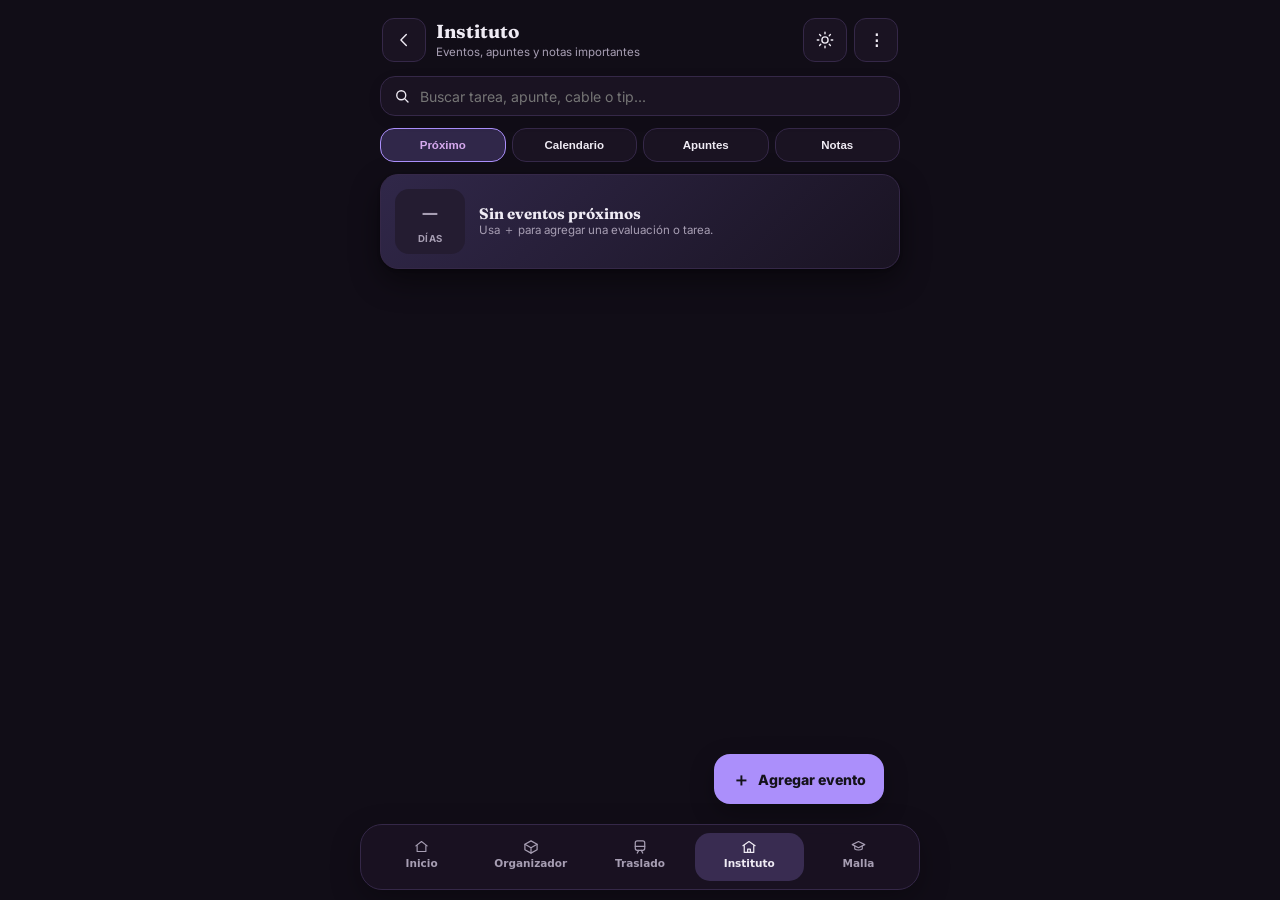
<file: instituto.html>
<!DOCTYPE html>
<html lang="es" data-theme="dark">
<head>
<script>try{var L=localStorage,a=L.getItem('app_tema'),e=L.getItem('estacion_tema'),M={oscuro:'dark',claro:'light',auto:'auto'};if(a&&M[a]&&M[a]!==e)L.setItem('estacion_tema',M[a]);else if(!a&&e)L.setItem('app_tema',e==='light'?'claro':e==='dark'?'oscuro':'auto')}catch(x){}</script>

  <meta charset="UTF-8">
  <meta name="viewport" content="width=device-width, initial-scale=1.0, viewport-fit=cover">
  <title>Instituto · Mi Espacio</title>

  <!-- Prevención de parpadeo de tema, fuente y acento -->
  <script>
    var EST_THEMES = [
      { id:'rubi',    n:'Mocha rubí',            d:'rubí intenso, lavanda y café blanco',         h:342, s:34, a:['#9b2f55','#e58aa5'], b:['#7a5bb5','#c6b2ee'], sw:['#7a3149','#e7a3b5','#c8b6e2','#efe6e4','#6b4a40'], g:['#4a2236','#a24a68'], m:'dark' },
      { id:'flores',  n:'Felicidad de las flores', d:'pétalos de rosa y burbujas de melocotón',     h:350, s:62, a:['#d02a66','#ff7ea5'], b:['#b9501f','#ffb592'], sw:['#ff5c8a','#ff9a6c','#c9b0ff','#fff0f0'],         g:['#ff5c93','#ff8a6a'], m:'light' },
      { id:'matcha',  n:'Miel de matcha',          d:'hojas de salvia, chorrito de miel tibia',     h:140, s:26, a:['#37744f','#8fd3a2'], b:['#946400','#f3cb55'], sw:['#2f6b4f','#0d3b2e','#c79a5a','#f5c518'],         g:['#1f5a40','#e5b817'], m:'light' },
      { id:'niebla',  n:'Niebla de lavanda',       d:'resplandor púrpura después de medianoche',    h:262, s:26, a:['#6a4cb0','#b9a0f7'], b:['#7a6a9c','#d0c8e8'], sw:['#2a2438','#4a4160','#8f86a8','#d6d0e3'],         g:['#2d2640','#cfc9dc'], m:'dark' },
      { id:'sorbete', n:'Sorbete bañado por el sol', d:'coral, mermelada de tomate y cielo',         h:18,  s:78, a:['#cc4126','#ff8f6b'], b:['#1c7aa0','#74d2ef'], sw:['#fff1c9','#ffd27a','#ff7a59','#d63a3a','#4ec3e0'], g:['#ffc370','#e0402e'], m:'light' },
      { id:'peonia',  n:'Latte de peonía',         d:'colorete, palo de rosa y crema de vainilla',   h:10,  s:42, a:['#b04f69','#eaa3b6'], b:['#587a48','#b9cf9f'], sw:['#fff3dc','#f6c1cf','#b1c08e','#b6bfd8'],         g:['#f0b9c8','#3b3447'], m:'light' },
      { id:'limon',   n:'Brisa de limón',          d:'lino azul cielo, piedra lunar y azafrán',     h:195, s:42, a:['#1a7385','#72d3e3'], b:['#9a6c00','#f7c84a'], sw:['#bfe6ee','#76b9c4','#f2b83a','#1d3a40'],         g:['#a9dbe6','#e4b94a'], m:'light' },
      { id:'acero',   n:'Acero de medianoche',     d:'noche azul tinta y niebla plateada',            h:210, s:38, a:['#2c5a85','#92bde3'], b:['#566b7b','#bac6d1'], sw:['#0e1d27','#274255','#4c6677','#9fb2bd','#c5d0d6'], g:['#0c1a24','#6f8794'], m:'dark' },
      { id:'bryn',    n:'El hogar de Bryn',        d:'pino intenso, musgo y chocolate negro',        h:112, s:24, a:['#46692f','#a0c97e'], b:['#774526','#d6a579'], sw:['#17301c','#2e5a2a','#4f6b33','#5a3a28','#7a5a40'], g:['#1f3a1f','#6b4a30'], m:'dark' },
      { id:'lila',    n:'Sueño diurno de lila',    d:'bruma color lavanda, convertida en luz del día.', h:265, s:46, a:['#7752d0','#ab8ffb'], b:['#86449f','#d6a9ee'], sw:['#efe7ff','#cdb9f0','#a98ad8','#7a55b8','#3d2a66'], g:['#e3d6fa','#7a55b8'], m:'light' },
      { id:'violeta', n:'Latte violeta',           d:'flores de lila sobre crema de vainilla',        h:38,  s:55, a:['#7747b3','#bd9ef0'], b:['#8c6d1f','#edda9c'], sw:['#fff1d6','#f0dfa0','#d3b8ec','#9a6fc9','#3b2a5a'], g:['#f6e7c3','#9a6fc9'], m:'light' },
      { id:'melocoton', n:'Ensueño melocotón', d:'lápiz labial color baya, caramelo y jazmín', h:338, s:60, a:['#c32a62', '#e68aab'], b:['#916630', '#dbbb94'], sw:['#fef9f4', '#fce7d6', '#fae0e5', '#c32a62', '#43192c'], g:['#fcede5', '#cc4678'], m:'light',
        pal:{'m': 'light', 'bg': '#fdefe4', 'bg1': '#fef4ec', 'card': '#fef9f4', 'soft': '#fce7d6', 'border': '#e6cec2', 'text': '#43192c', 'muted': '#927780'} },
      { id:'kuro', n:'Beso Kuro', d:'violeta intenso, lila y un poco de rosa', h:253, s:60, a:['#504282', '#aaa0cf'], b:['#913084', '#db94d2'], sw:['#fdfbff', '#eeeafa', '#e5e0f6', '#504282', '#231a42'], g:['#eeebfa', '#685a94'], m:'light',
        pal:{'m': 'light', 'bg': '#f5f2fc', 'bg1': '#f9f7fe', 'card': '#fdfbff', 'soft': '#eeeafa', 'border': '#d6d1e4', 'text': '#231a42', 'muted': '#7f7891'} },
      { id:'orquidea', n:'Orquídea rosada', d:'pétalos de orquídea, malva y crema rosada', h:299, s:60, a:['#98499a', '#d09ed1'], b:['#91303b', '#db949c'], sw:['#fefbfc', '#fae6f1', '#f4dff1', '#98499a', '#3a2044'], g:['#f9edf5', '#a860a8'], m:'light',
        pal:{'m': 'light', 'bg': '#fceff6', 'bg1': '#fdf6f9', 'card': '#fefbfc', 'soft': '#fae6f1', 'border': '#e3cedc', 'text': '#3a2044', 'muted': '#8c7c91'} },
      { id:'ciruela', n:'Ciruela clara', d:'ciruela madura, rosa empolvado y crema', h:305, s:37, a:['#6b3366', '#d19ecc'], b:['#913130', '#db9494'], sw:['#fefbfd', '#f1e5ee', '#efdeea', '#6b3366', '#3c1e3a'], g:['#f7ecf2', '#824d7b'], m:'light',
        pal:{'m': 'light', 'bg': '#f7eff5', 'bg1': '#fbf6f9', 'card': '#fefbfd', 'soft': '#f1e5ee', 'border': '#dbcdd8', 'text': '#3c1e3a', 'muted': '#8d7b8c'} },
      { id:'primavera', n:'Flores de primavera', d:'flores de cerezo, cielo y hojas nuevas', h:340, s:40, a:['#a2557a', '#e3a3c0'], b:['#5f8a3c', '#b3d18a'], sw:['#b77090', '#ecc7d5', '#cfdce9', '#82b0d3', '#9ab36f'], g:['#dcb1c5', '#99b68d'], m:'light',
        pal:{'m': 'light', 'bg': '#fbf0f4', 'bg1': '#fdf7f9', 'card': '#fffbfc', 'soft': '#f5e3eb', 'border': '#e6cfda', 'text': '#3a2833', 'muted': '#8d8187'} },
      { id:'framcafe', n:'Frambuesa y café', d:'café con leche y un toque de frambuesa', h:341, s:48, a:['#a44764', '#d49bad'], b:['#916b30', '#dbbf94'], sw:['#fffaf7', '#f0e0dd', '#f7dbe2', '#a44764', '#45262f'], g:['#f7e9e8', '#b05e75'], m:'light',
        pal:{'m': 'light', 'bg': '#f7ece9', 'bg1': '#fbf4f0', 'card': '#fffaf7', 'soft': '#f0e0dd', 'border': '#dbcac8', 'text': '#45262f', 'muted': '#937f83'} },
      { id:'supernova', n:'Supernova de medianoche', d:'noche oscura y violeta y luz de estrellas', h:268, s:50, a:['#4a5182', '#a2a7ca'], b:['#7d3091', '#cc94db'], sw:['#100121', '#110427', '#19123f', '#a2a7ca', '#eae7f4'], g:['#05040d', '#8d90b3'], m:'dark',
        pal:{'m': 'dark', 'bg': '#100121', 'bg1': '#110325', 'card': '#110427', 'soft': '#19123f', 'border': '#363058', 'text': '#eae7f4', 'muted': '#9790a4'} },
      { id:'ciruelahumo', n:'Ciruela humo', d:'ciruela grisácea y rosa empolvado', h:262, s:24, a:['#804c67', '#c8a2b6'], b:['#915630', '#dbb094'], sw:['#2b2830', '#36323a', '#3e3441', '#c8a2b6', '#ede6ed'], g:['#28232a', '#b291a4'], m:'dark',
        pal:{'m': 'dark', 'bg': '#2b2830', 'bg1': '#322e36', 'card': '#36323a', 'soft': '#3e3441', 'border': '#564d59', 'text': '#ede6ed', 'muted': '#a39ea5'} },
      { id:'pizarra', n:'Pizarra y lavanda', d:'gris pizarra con lavanda apagada', h:240, s:24, a:['#534983', '#afa8cf'], b:['#913088', '#db94d4'], sw:['#2b2b36', '#323642', '#36344c', '#afa8cf', '#e8e9ef'], g:['#252531', '#9b95b9'], m:'dark',
        pal:{'m': 'dark', 'bg': '#2b2b36', 'bg1': '#2f323d', 'card': '#323642', 'soft': '#36344c', 'border': '#4f4d63', 'text': '#e8e9ef', 'muted': '#a0a1a9'} },
      { id:'frampastel', n:'Frambuesa pastel', d:'frambuesa suave sobre una noche de ciruela', h:324, s:26, a:['#9b316f', '#d883b5'], b:['#915030', '#dbab94'], sw:['#2e1f28', '#392632', '#4c2d41', '#d883b5', '#f1e8ef'], g:['#2c1c27', '#c376a4'], m:'dark',
        pal:{'m': 'dark', 'bg': '#2e1f28', 'bg1': '#35232e', 'card': '#392632', 'soft': '#4c2d41', 'border': '#634759', 'text': '#f1e8ef', 'muted': '#a79ca3'} },
      { id:'indigo', n:'Índigo lunar', d:'índigo suave bajo la luz de la luna', h:234, s:27, a:['#2b32a1', '#8c91e0'], b:['#843091', '#d194db'], sw:['#222436', '#2b2c42', '#2f3061', '#8c91e0', '#e6ebf6'], g:['#1f1f36', '#7c82cc'], m:'dark',
        pal:{'m': 'dark', 'bg': '#222436', 'bg1': '#27293d', 'card': '#2b2c42', 'soft': '#2f3061', 'border': '#494a76', 'text': '#e6ebf6', 'muted': '#9c9fad'} },
      { id:'orquideanoc', n:'Orquídea nocturna', d:'orquídea pastel sobre ciruela muy oscura', h:291, s:27, a:['#873696', '#c98ad5'], b:['#913048', '#db94a5'], sw:['#2f2331', '#3a293e', '#472f4f', '#c98ad5', '#f3e8f4'], g:['#2b1e2f', '#b37dbf'], m:'dark',
        pal:{'m': 'dark', 'bg': '#2f2331', 'bg1': '#362739', 'card': '#3a293e', 'soft': '#472f4f', 'border': '#5f4966', 'text': '#f3e8f4', 'muted': '#a99daa'} }
    ];
    var EST_ACC_MIGRA = { violeta:'lila', rosa:'peonia', celeste:'limon', agua:'matcha' };
    function estHsl(h, s, l) { return 'hsl(' + Math.round(h) + ',' + Math.round(s) + '%,' + l + '%)'; }
    function estLum(hex) {
      var c = [1,3,5].map(function (i) { var v = parseInt(hex.substr(i,2),16)/255; return v <= .03928 ? v/12.92 : Math.pow((v+.055)/1.055, 2.4); });
      return .2126*c[0] + .7152*c[1] + .0722*c[2];
    }
    function estHue(hex) {
      var r=parseInt(hex.substr(1,2),16)/255, g=parseInt(hex.substr(3,2),16)/255, b=parseInt(hex.substr(5,2),16)/255;
      var mx=Math.max(r,g,b), mn=Math.min(r,g,b), d=mx-mn, h=0;
      if (d) { h = mx===r ? ((g-b)/d)%6 : mx===g ? (b-r)/d+2 : (r-g)/d+4; h*=60; if (h<0) h+=360; }
      return h;
    }
    function estTheme(id) {
      if (EST_ACC_MIGRA[id]) id = EST_ACC_MIGRA[id];
      for (var i = 0; i < EST_THEMES.length; i++) if (EST_THEMES[i].id === id) return EST_THEMES[i];
      return EST_THEMES[9];
    }
    function estApplyTheme(id, mode) {
      var T = estTheme(id), dark = mode === 'dark', st = document.documentElement.style;
      var p = dark ? T.a[1] : T.a[0], g = dark ? T.b[1] : T.b[0], hp = estHue(p), hg = estHue(g);
      var sl = Math.min(T.s, 60), sd = Math.min(T.s * .6, 30);
      var v = dark ? {
        '--bg': estHsl(T.h, sd, 7), '--card': estHsl(T.h, sd, 10.5), '--card-elevated': estHsl(T.h, sd, 15),
        '--border': estHsl(T.h, sd, 22), '--text': estHsl(T.h, 30, 94), '--muted': estHsl(T.h, 12, 66),
        '--p-soft': estHsl(hp, 30, 22), '--gold-soft': estHsl(hg, 28, 20)
      } : {
        '--bg': estHsl(T.h, sl * .8, 96), '--card': estHsl(T.h, sl, 99), '--card-elevated': estHsl(T.h, sl * .9, 92.5),
        '--border': estHsl(T.h, sl * .8, 85), '--text': estHsl(T.h, 38, 14), '--muted': estHsl(T.h, 14, 38),
        '--p-soft': estHsl(hp, 60, 92), '--gold-soft': estHsl(hg, 62, 91)
      };
      var P = T.pal && T.pal.m === (dark ? 'dark' : 'light') ? T.pal : null;
      if (P) { v['--bg'] = P.bg; v['--card'] = P.card; v['--card-elevated'] = P.soft; v['--border'] = P.border; v['--text'] = P.text; v['--muted'] = P.muted; }
      v['--p'] = p; v['--gold'] = g;
      v['--on-p'] = estLum(p) > .38 ? '#14121a' : '#ffffff';
      for (var k in v) st.setProperty(k, v[k]);
      document.documentElement.dataset.theme = dark ? 'dark' : 'light';
      document.documentElement.dataset.tema = T.id;
      var m = document.getElementById('metaThemeColor');
      if (m) m.setAttribute('content', dark ? estHsl(T.h, sd, 7) : estHsl(T.h, sl * .8, 96));
      return T;
    }
    try {
      var t = localStorage.getItem('estacion_tema') || 'dark';
      var d = t === 'dark' || (t === 'auto' && matchMedia('(prefers-color-scheme: dark)').matches);
      var a = localStorage.getItem('estacion_acento') || 'lila';
      var tid = estTheme(a).id;
      estApplyTheme(tid, d ? 'dark' : 'light');
      var f = localStorage.getItem('estacion_fuente_titulos') || 'fraunces';
      var F = {
        fraunces: "'Fraunces', Georgia, serif",
        jakarta: "'Plus Jakarta Sans', system-ui, sans-serif",
        fira: "'Fira Sans', system-ui, sans-serif",
        chivo: "'Chivo', system-ui, sans-serif",
        space: "'Space Grotesk', system-ui, sans-serif"
      };
      if (F[f]) document.documentElement.style.setProperty('--font-title', F[f]);
    } catch (e) {}
  </script>

  <!-- Ícono SVG embebido de alta resolución -->
  <link rel="apple-touch-icon" href="apple-touch-icon.png">
  <link rel="icon" type="image/png" sizes="192x192" href="icon-192.png">
  <link rel="manifest" href="manifest.webmanifest">
  <meta name="apple-mobile-web-app-capable" content="yes">
  <meta name="apple-mobile-web-app-title" content="Mi Espacio">
  <meta name="mobile-web-app-capable" content="yes">
  <meta name="theme-color" content="#0e0d13" id="metaThemeColor">

  <!-- Tipografías de Google Fonts -->
  <link rel="preconnect" href="https://fonts.googleapis.com">
  <link rel="preconnect" href="https://fonts.gstatic.com" crossorigin>
  <link href="https://fonts.googleapis.com/css2?family=Chivo:wght@600;700;800&family=Fira+Sans:wght@500;600;700&family=Fraunces:opsz,wght@9..144,600;700;800&family=Inter:wght@400;500;600;700;800&family=Plus+Jakarta+Sans:wght@600;700;800&family=Space+Grotesk:wght@500;600;700&display=swap" rel="stylesheet">

  <style>
    :root {
      --font-title: 'Fraunces', Georgia, serif;
      --font-sans: 'Inter', system-ui, -apple-system, sans-serif;
      --bg: #fefce8;
      --card: #fef9c3;
      --card-elevated: #fef08a;
      --border: #fde047;
      --text: #713f12;
      --muted: #a16207;
      --p: #eab308;
      --p-soft: #fef08a;
      --gold: #ca8a04;
      --gold-soft: #fef9c3;
      --emerald: #059669;
      --emerald-soft: #d1fae5;
      --rose: #e11d48;
      --rose-soft: #ffe4e6;
      --blue: #2563eb;
      --blue-soft: #dbeafe;
      --yellow-pres: #ca8a04;
      --yellow-pres-soft: #fef08a;
      --shadow: 0 1px 3px rgba(202,138,4,.1), 0 8px 22px rgba(202,138,4,.08);
      --scrim: rgba(40, 25, 15, 0.55);
    }
    [data-theme="dark"] {
      --bg: #0e0d13;
      --card: #171520;
      --card-elevated: #1f1c2b;
      --border: #2c273d;
      --text: #fef08a;
      --muted: #facc15;
      --p: #eab308;
      --p-soft: rgba(234, 179, 8, 0.16);
      --gold: #facc15;
      --gold-soft: rgba(250, 204, 21, 0.16);
      --emerald: #10b981;
      --emerald-soft: rgba(16, 185, 129, 0.16);
      --rose: #fb7185;
      --rose-soft: rgba(251, 113, 133, 0.16);
      --blue: #60a5fa;
      --blue-soft: rgba(96, 165, 250, 0.16);
      --yellow-pres: #fef08a;
      --yellow-pres-soft: rgba(254, 240, 138, 0.16);
      --shadow: 0 1px 3px rgba(0,0,0,.3), 0 12px 30px rgba(0,0,0,.45);
      --scrim: rgba(0, 0, 0, 0.75);
    }
    * { box-sizing: border-box; margin: 0; padding: 0; -webkit-tap-highlight-color: transparent; }
    body { background-color: var(--bg); color: var(--text); font-family: var(--font-sans); min-height: 100vh; padding: 14px 14px 110px; -webkit-font-smoothing: antialiased; transition: background-color 0.25s ease, color 0.25s ease; }
    .font-title { font-family: var(--font-title), Georgia, serif !important; }
    .container { max-width: 520px; margin: 0 auto; }
    .top-bar { display: flex; align-items: center; justify-content: space-between; gap: 12px; padding: 4px 2px 14px; }
    .top-titles h1 { font-size: 1.18rem; font-weight: 700; line-height: 1.2; color: var(--text); }
    .top-titles p { font-size: 0.72rem; color: var(--muted); margin-top: 2px; }
    .top-actions { display: flex; align-items: center; gap: 7px; position: relative; flex-shrink: 0; }
    .icon-btn { width: 44px; height: 44px; border-radius: 12px; background: var(--card); border: 1px solid var(--border); color: var(--text); display: inline-flex; align-items: center; justify-content: center; cursor: pointer; font-size: 0.95rem; font-weight: 700; transition: all 0.15s ease; }
    .icon-btn:active { transform: scale(0.93); }
    .dropdown-menu { position: absolute; right: 0; top: 48px; width: 230px; max-height: 75vh; overflow-y: auto; background: var(--card); border: 1px solid var(--border); border-radius: 16px; box-shadow: var(--shadow); padding: 6px; z-index: 60; display: none; }
    .dropdown-menu.open { display: block; }
    .dropdown-header { font-size: 0.68rem; font-weight: 800; text-transform: uppercase; letter-spacing: 0.5px; color: var(--muted); padding: 6px 12px 4px; }
    .font-btn, .dropdown-menu .menu-item { width: 100%; text-align: left; border: none; background: transparent; color: var(--text); padding: 9px 12px; border-radius: 10px; font-size: 0.85rem; font-weight: 700; cursor: pointer; display: flex; justify-content: space-between; align-items: center; font-family: inherit; }
    .font-btn:hover, .dropdown-menu .menu-item:hover { background: var(--card-elevated); }
    .font-btn.active { background: var(--p-soft); color: var(--p); }
    .dropdown-menu hr { border: 0; border-top: 1px dashed var(--border); margin: 6px 4px; }
    .search-wrap { margin-bottom: 12px; position: sticky; top: 8px; z-index: 25; }
    .search-box { display: flex; align-items: center; gap: 9px; background: var(--card); border: 1.5px solid var(--border); border-radius: 15px; padding: 9px 12px; box-shadow: 0 4px 16px rgba(0,0,0,0.06); }
    .search-box:focus-within { border-color: var(--gold); box-shadow: 0 0 0 3px color-mix(in srgb, var(--gold) 22%, transparent); }
    .search-input { flex: 1; border: none; outline: none; background: transparent; color: var(--text); font-size: 0.88rem; font-family: inherit; }
    .search-clear { background: none; border: none; color: var(--muted); font-size: 0.9rem; cursor: pointer; padding: 2px 4px; display: none; }
    .search-box.has-val .search-clear { display: block; }
    .packing-card { background: var(--card); border: 1px solid var(--border); border-radius: 18px; padding: 12px 14px; margin-bottom: 12px; box-shadow: var(--shadow); }
    .packing-head { display: flex; justify-content: space-between; align-items: center; font-size: 0.76rem; font-weight: 700; margin-bottom: 6px; }
    .packing-bar-bg { width: 100%; height: 7px; background: var(--card-elevated); border-radius: 99px; overflow: hidden; border: 1px solid var(--border); }
    .packing-bar-fill { height: 100%; border-radius: 99px; background: linear-gradient(90deg, #10b981, #059669); transition: width 0.3s ease; }
    .packing-footer { display: flex; justify-content: space-between; align-items: center; margin-top: 8px; padding-top: 6px; border-top: 1px dashed var(--border); font-size: 0.72rem; }
    .packing-reset { border: none; background: none; color: var(--emerald); font-weight: 700; font-size: 0.74rem; cursor: pointer; }
    .cat-accordion { background: var(--card); border: 1px solid var(--border); border-radius: 18px; margin-bottom: 10px; overflow: hidden; box-shadow: var(--shadow); }
    .cat-header { display: flex; align-items: center; justify-content: space-between; padding: 12px 14px; background: var(--card); cursor: pointer; user-select: none; }
    .cat-header:hover { background: var(--card-elevated); }
    .cat-title-text { font-size: 0.88rem; font-weight: 700; color: var(--text); display: flex; align-items: center; gap: 6px; }
    .cat-badge-wrap { display: flex; align-items: center; gap: 6px; }
    .cat-counter { font-size: 0.72rem; font-family: monospace; padding: 2px 7px; border-radius: 99px; background: var(--card-elevated); border: 1px solid var(--border); color: var(--muted); font-weight: 700; }
    .cat-arrow { font-size: 0.72rem; color: var(--muted); transition: transform 0.2s ease; }
    .cat-accordion.open .cat-arrow { transform: rotate(180deg); color: var(--gold); }
    .cat-content { display: none; padding: 4px 10px 10px; border-top: 1px solid var(--border); background: var(--card); }
    .cat-accordion.open .cat-content { display: block; }
    .task-row { display: flex; align-items: flex-start; gap: 10px; padding: 10px 6px; border-bottom: 1px solid rgba(128, 128, 128, 0.1); cursor: pointer; border-radius: 10px; transition: background 0.12s; }
    .task-row:hover { background: var(--card-elevated); }
    .task-row:last-child { border-bottom: none; }
    .task-checkbox { margin-top: 3px; width: 22px; height: 22px; border-radius: 50%; border: 1.5px solid var(--border); background: var(--bg); display: grid; place-items: center; cursor: pointer; flex-shrink: 0; color: transparent; font-size: 0.75rem; font-weight: 800; transition: all 0.15s ease; }
    .task-checkbox.checked { background: var(--emerald-soft); border-color: var(--emerald); color: var(--emerald); }
    .task-body { flex: 1; min-width: 0; }
    .task-title { font-size: 0.86rem; font-weight: 600; line-height: 1.3; color: var(--text); word-break: break-word; }
    .task-title.done { text-decoration: line-through; opacity: 0.55; }
    .task-summary-pill { display: inline-flex; align-items: center; gap: 4px; margin-top: 3px; font-size: 0.72rem; padding: 2px 8px; border-radius: 6px; background: var(--gold-soft); color: var(--gold); border: 1px solid color-mix(in srgb, var(--gold) 28%, transparent); font-weight: 600; max-width: 100%; white-space: nowrap; overflow: hidden; text-overflow: ellipsis; }
    .task-arrow { color: var(--muted); font-size: 1rem; margin-top: 1px; flex-shrink: 0; }

    /* Estilos de la sección Calendario en Instituto */
    .inst-nav-bar { display: grid; grid-template-columns: 1fr 1fr; gap: 8px; margin-bottom: 12px; }
    .inst-nav-btn { padding: 10px; border-radius: 14px; background: var(--card); border: 1.5px solid var(--border); color: var(--text); font-weight: 700; font-size: 0.84rem; cursor: pointer; display: flex; align-items: center; justify-content: center; gap: 6px; }
    .inst-nav-btn.active { background: var(--p-soft); border-color: var(--p); color: var(--gold); }

    .hero-card { background: var(--card); border: 1px solid var(--border); border-radius: 18px; padding: 14px; margin-bottom: 12px; box-shadow: var(--shadow); display: flex; align-items: center; gap: 14px; background: linear-gradient(135deg, var(--p-soft), var(--card)); }
    .hero-num { min-width: 70px; text-align: center; border-radius: 14px; padding: 8px 4px; background: var(--p); color: #14121a; }
    .hero-num b { display: block; font: 800 1.8rem/1 Georgia, serif; }
    .hero-num span { font-size: 0.6rem; font-weight: 700; text-transform: uppercase; letter-spacing: 0.5px; }
    .hero-num.soon { background: var(--rose); color: #fff; }
    .hero-num.none { background: var(--card-elevated); color: var(--muted); }

    .cal-compact { background: var(--card); border: 1px solid var(--border); border-radius: 18px; padding: 10px; margin-bottom: 12px; box-shadow: var(--shadow); }
    .cal-h { display: flex; align-items: center; justify-content: space-between; margin-bottom: 6px; }
    .cal-h h3 { font: 700 0.95rem Georgia, serif; text-transform: capitalize; }
    .mb { width: 26px; height: 26px; border-radius: 8px; border: 1px solid var(--border); background: var(--card-elevated); color: var(--text); cursor: pointer; }
    .grid-cal { display: grid; grid-template-columns: repeat(7, 1fr); gap: 1px; }
    .dw { font-size: 0.6rem; font-weight: 800; color: var(--muted); text-align: center; padding: 2px 0; text-transform: uppercase; }
    .c { height: 34px; border-radius: 7px; border: 1px solid transparent; background: transparent; color: var(--text); font: 600 .72rem inherit; cursor: pointer; display: flex; flex-direction: column; align-items: center; justify-content: center; gap: 1px; padding: 0; }
    .c.o { opacity: .3; }
    .c.t { border-color: var(--gold); color: var(--gold); }
    .c.s { background: var(--p); color: #14121a; border-color: var(--p); }
    .dots { display: flex; gap: 2px; height: 4px; }
    .dots i { width: 4px; height: 4px; border-radius: 50%; background: var(--blue); }
    .dots i.eval-cert { background: var(--rose); }
    .dots i.eval-trab { background: var(--blue); }
    .dots i.eval-pres { background: var(--yellow-pres); }
    .c.s .dots i { background: #14121a; }

    .priority-box { background: var(--card); border: 1px solid var(--border); border-radius: 18px; padding: 10px; margin-bottom: 12px; box-shadow: var(--shadow); }
    .priority-item { padding: 10px; border-radius: 12px; background: var(--card-elevated); margin-top: 0; border-left: 4px solid var(--rose); }
    .priority-item.trab { border-left-color: var(--blue); }
    .priority-item.pres { border-left-color: var(--yellow-pres); }

    .fab-bar { position: fixed; z-index: 30; left: 50%; transform: translateX(-50%); width: min(100%, 520px); padding: 0 16px; bottom: calc(76px + env(safe-area-inset-bottom)); display: flex; justify-content: space-between; align-items: center; gap: 10px; pointer-events: none; }
    .fab-bar > * { pointer-events: auto; }
    .fab, .fab-cat { height: 50px; padding: 0 18px; border-radius: 16px; font-weight: 800; font-size: 0.88rem; display: flex; align-items: center; gap: 8px; box-shadow: 0 8px 24px rgba(0,0,0,0.28); cursor: pointer; font-family: inherit; transition: transform 0.14s ease; }
    .fab { background: var(--p); color: #14121a; border: none; margin-left: auto; }
    .fab-cat { background: var(--card); color: var(--text); border: 1.5px solid var(--border); }
    .fab:active, .fab-cat:active { transform: scale(0.95); }

    .bottom-nav { position: fixed; bottom: 0; left: 0; right: 0; z-index: 40; background: var(--card); border-top: 1px solid var(--border); padding: 8px 16px calc(8px + env(safe-area-inset-bottom)); box-shadow: 0 -4px 20px rgba(0,0,0,0.08); }
    .bottom-nav-inner { max-width: 520px; margin: 0 auto; display: grid; grid-template-columns: 1fr 1fr; gap: 8px; }
    .nav-tab-btn { display: flex; align-items: center; justify-content: center; gap: 8px; padding: 9px 12px; border-radius: 14px; background: transparent; border: 1px solid transparent; color: var(--muted); font-size: 0.84rem; font-weight: 700; cursor: pointer; font-family: inherit; transition: all 0.15s ease; }
    .nav-tab-btn.active { background: var(--p-soft); border-color: var(--p); color: var(--gold); }

    .modal-overlay { position: fixed; inset: 0; background: var(--scrim); backdrop-filter: blur(5px); -webkit-backdrop-filter: blur(5px); display: flex; align-items: center; justify-content: center; padding: 16px; z-index: 100; opacity: 0; pointer-events: none; transition: opacity 0.22s ease; }
    .modal-overlay.active { opacity: 1; pointer-events: auto; }
    .modal-card { width: 100%; max-width: 420px; background: var(--card); border: 1px solid var(--border); border-radius: 22px; padding: 20px; box-shadow: 0 16px 40px rgba(0,0,0,0.4); transform: scale(0.94); transition: transform 0.22s cubic-bezier(0.16, 1, 0.3, 1); max-height: 88vh; overflow-y: auto; }
    .modal-overlay.active .modal-card { transform: scale(1); }
    .modal-head { display: flex; justify-content: space-between; align-items: flex-start; margin-bottom: 14px; gap: 10px; }
    .modal-close-btn { width: 32px; height: 32px; border-radius: 10px; background: var(--bg); border: 1px solid var(--border); color: var(--muted); display: grid; place-items: center; cursor: pointer; flex-shrink: 0; }
    .modal-field { background: var(--bg); border: 1px solid var(--border); border-radius: 14px; padding: 10px 14px; margin-bottom: 10px; }
    .modal-field label { display: block; font-size: 0.68rem; font-weight: 800; text-transform: uppercase; letter-spacing: 0.5px; color: var(--muted); margin-bottom: 3px; }
    .modal-field p { font-size: 0.88rem; color: var(--text); line-height: 1.45; white-space: pre-line; word-break: break-word; }
    .form-group { margin-bottom: 12px; }
    .form-label { display: block; font-size: 0.74rem; font-weight: 700; color: var(--muted); margin-bottom: 4px; }
    .form-input, .form-select, .form-area { width: 100%; border: 1.5px solid var(--border); border-radius: 12px; padding: 9px 12px; font-size: 0.88rem; font-family: inherit; outline: none; color: var(--text); background: var(--bg); }
    .form-area { min-height: 84px; resize: vertical; line-height: 1.4; }
    .form-input:focus, .form-select:focus, .form-area:focus { border-color: var(--gold); }
    .btn { border: none; border-radius: 12px; padding: 9px 16px; font-weight: 700; font-size: 0.84rem; cursor: pointer; display: inline-flex; align-items: center; justify-content: center; gap: 6px; font-family: inherit; transition: transform 0.12s; }
    .btn:active { transform: scale(0.96); }
    .btn-primary { background: var(--p); color: #14121a; }
    .btn-secondary { background: var(--bg); border: 1.5px solid var(--border); color: var(--text); }
    .btn-danger { color: var(--rose); border: 1px solid var(--border); background: var(--bg); }
    .toast { position: fixed; left: 50%; top: 20px; transform: translate(-50%, -20px); opacity: 0; pointer-events: none; background: var(--text); color: var(--bg); padding: 9px 16px; border-radius: 14px; font-size: 0.82rem; font-weight: 600; z-index: 200; transition: all 0.25s ease; box-shadow: 0 10px 30px rgba(0,0,0,0.3); }
    .toast.show { opacity: 1; transform: translate(-50%, 0); }
    .fab, .btn-primary { color: #14121a !important; }
    .lugar-select { font-family: inherit; font-size: inherit; font-weight: inherit; color: var(--gold); background: var(--card-elevated); border: 1px solid var(--border); border-radius: 10px; padding: 0 4px; margin-left: 2px; outline: none; max-width: 110px; }
    .lugar-select option { color: #222; font-family: system-ui, sans-serif; }
    .dropdown-menu .menu-item { width:100%; text-align:left; border:none; background:transparent; color:var(--text); padding:10px 12px; border-radius:10px; font-size:.86rem; font-weight:700; cursor:pointer; font-family:inherit; }
    .dropdown-menu .menu-item:hover { background: var(--card-elevated); }
    .theme-list { display:flex; flex-direction:column; gap:6px; }
    .theme-row { display:flex; align-items:center; gap:14px; width:100%; text-align:left; padding:10px; border-radius:18px; border:2px solid transparent; background:transparent; color:var(--text); cursor:pointer; font-family:inherit; transition: background .15s, border-color .15s; }
    .theme-row:hover { background: var(--card-elevated); }
    .theme-row.on { border-color: var(--p); background: var(--p-soft); }
    .theme-swatch { position:relative; width:64px; height:52px; border-radius:14px; flex-shrink:0; box-shadow: inset 0 0 0 1px rgba(0,0,0,.08); }
    .theme-dots { position:absolute; left:4px; bottom:4px; display:flex; }
    .theme-dots i { width:18px; height:18px; border-radius:50%; border:2px solid rgba(255,255,255,.92); margin-right:-6px; box-shadow:0 0 0 1px rgba(0,0,0,.18); }
    .theme-name { font-family: var(--font-title), Georgia, serif; font-weight:700; font-size:1rem; line-height:1.2; }
    .theme-desc { font-size:.78rem; color:var(--muted); margin-top:3px; line-height:1.3; }
    .theme-info { min-width:0; flex:1; }
    .catm-row { display:flex; align-items:center; gap:8px; padding:10px 4px; border-bottom:1px solid rgba(128,128,128,.12); }
    .catm-row:last-child { border-bottom:none; }
    .catm-info { flex:1; min-width:0; }
    .catm-name { font-family: var(--font-title), Georgia, serif; font-weight:700; font-size:.92rem; word-break:break-word; }
    .catm-meta { font-size:.72rem; color:var(--muted); margin-top:2px; }
    .mini-btn:disabled { opacity:.3; cursor:default; }
    .cat-foot { display:flex; justify-content:flex-end; gap:6px; margin-top:6px; }
    .cat-foot button { font-size:.72rem; background:none; border:none; cursor:pointer; padding:4px 6px; font-family:inherit; font-weight:600; }
    .cosas-btn { width:100%; margin-bottom:12px; padding:9px 12px; border-radius:12px; border:1px dashed var(--border); background:transparent; color:var(--muted); font-size:.78rem; font-weight:700; cursor:pointer; font-family:inherit; text-align:left; display:flex; justify-content:space-between; align-items:center; }
    .cosa-row { display:flex; align-items:center; gap:10px; padding:9px 4px; border-bottom:1px solid rgba(128,128,128,.12); }
    .cosa-row:last-child { border-bottom:none; }
    .cosa-thumb { width:54px; height:54px; border-radius:12px; object-fit:cover; background:var(--bg); border:1px solid var(--border); flex-shrink:0; display:grid; place-items:center; font-size:1.2rem; cursor:pointer; }
    .cosa-info { flex:1; min-width:0; }
    .cosa-name { font-size:.88rem; font-weight:700; word-break:break-word; }
    .cosa-loc { font-size:.74rem; color:var(--muted); margin-top:2px; word-break:break-word; }
    .mini-btn { width:32px; height:32px; border-radius:10px; border:1px solid var(--border); background:var(--bg); color:var(--muted); cursor:pointer; font-size:.85rem; }
    .photo-row { display:flex; align-items:center; gap:8px; flex-wrap:wrap; }
    .pbox { position:relative; width:54px; height:54px; border-radius:12px; border:1.5px dashed var(--border); display:grid; place-items:center; overflow:hidden; background:var(--bg); }
    .pbox img { position:absolute; inset:0; width:100%; height:100%; object-fit:cover; display:none; }
    .pbox .rm { position:absolute; top:2px; right:2px; width:18px; height:18px; border-radius:50%; border:none; background:rgba(0,0,0,.65); color:#fff; font-size:.6rem; display:none; place-items:center; cursor:pointer; }
    .mini-modal .modal-card { max-width: 420px; }
  
    /* ===== Mi Espacio: páginas separadas ===== */
    .bottom-nav { display: none !important; }
    body { padding-bottom: 96px; }
    .fab-bar { bottom: calc(18px + env(safe-area-inset-bottom)) !important; }
    .modal-overlay { align-items: flex-end; padding: 0; }
    .modal-card { max-width: 520px !important; border-radius: 22px 22px 0 0; transform: translateY(26px); padding-bottom: calc(20px + env(safe-area-inset-bottom)); max-height: 90vh; }
    .modal-overlay.active .modal-card { transform: none; }
    .inst-nav-bar { grid-template-columns: 1fr 1fr 1fr !important; }
    .inst-nav-btn { font-size: .8rem !important; padding-left: 4px !important; padding-right: 4px !important; }
    .estado-tabs { display: grid; grid-template-columns: repeat(3, 1fr); gap: 8px; margin-bottom: 12px; }
    .estado-tabs button { padding: 10px 6px; border-radius: 12px; border: 1px solid var(--border); background: var(--card); color: var(--text); font: 700 .8rem var(--font-sans); cursor: pointer; }
    .estado-tabs button.on { background: var(--p); border-color: var(--p); color: #1a1405; }
    .sec-t { font-size: .68rem; font-weight: 800; text-transform: uppercase; letter-spacing: .5px; color: var(--muted); margin: 14px 2px 6px; }
    .ev-row { display: flex; align-items: center; gap: 10px; background: var(--card); border: 1px solid var(--border); border-radius: 14px; padding: 10px 12px; margin-bottom: 8px; cursor: pointer; box-shadow: var(--shadow); }
    .ev-row .k { width: 4px; align-self: stretch; border-radius: 4px; background: var(--rose); flex-shrink: 0; }
    .ev-row .k.trabajo { background: var(--blue); } .ev-row .k.presentacion { background: var(--yellow-pres); } .ev-row .k.tarea { background: var(--muted); }
    .ev-row .b { flex: 1; min-width: 0; }
    .ev-row .b b { display: block; font-size: .88rem; }
    .ev-row .b small { color: var(--muted); font-size: .72rem; }
    .ev-row .d { font-size: .7rem; font-weight: 800; padding: 4px 9px; border-radius: 99px; background: var(--p-soft); color: var(--text); white-space: nowrap; }
    .ev-row .d.soon { background: var(--rose-soft); color: var(--rose); }
    .hab-card { background: var(--card); border: 1px solid var(--border); border-radius: 18px; padding: 12px 14px; margin-bottom: 12px; box-shadow: var(--shadow); }
    .hab-head { display: flex; align-items: center; gap: 12px; margin-bottom: 8px; }
    .hab-ring { width: 54px; height: 54px; border-radius: 50%; display: grid; place-items: center; flex-shrink: 0; }
    .hab-ring span { width: 42px; height: 42px; border-radius: 50%; background: var(--card); display: grid; place-items: center; font-size: .8rem; font-weight: 800; }
    .hab-row { display: flex; align-items: center; gap: 10px; padding: 9px 2px; border-top: 1px solid rgba(128,128,128,.12); cursor: pointer; font-size: .88rem; }
    .hab-row.done span.t { text-decoration: line-through; opacity: .6; }

    /* ===== Ajustes de maqueta: encabezado, aviso y Notas importantes ===== */
    .top-left { display: flex; align-items: center; gap: 10px; min-width: 0; }
    .top-titles { min-width: 0; }
    .toast { top: auto; bottom: calc(92px + env(safe-area-inset-bottom)); transform: translate(-50%, 16px); font-size: .78rem; padding: 7px 14px; max-width: 80vw; text-align: center; }
    .toast.show { transform: translate(-50%, 0); }
    .inst-nav-bar { grid-template-columns: repeat(4, 1fr) !important; gap: 6px !important; }
    .inst-nav-btn { font-size: .72rem !important; padding: 10px 2px !important; flex-direction: column; gap: 2px; }
    .nota { display: flex; gap: 0; background: var(--card); border: 1px solid var(--border); border-radius: 16px; margin-bottom: 10px; overflow: hidden; box-shadow: var(--shadow); }
    .nota-bar { width: 6px; flex: none; }
    .nota-body { flex: 1; min-width: 0; padding: 11px 12px; cursor: pointer; }
    .nota-t { font-weight: 800; font-size: .92rem; word-break: break-word; display: flex; gap: 6px; align-items: center; }
    .nota-x { font-size: .84rem; color: var(--text); margin-top: 5px; line-height: 1.5; white-space: pre-wrap; word-break: break-word; display: -webkit-box; -webkit-line-clamp: 4; -webkit-box-orient: vertical; overflow: hidden; }
    .nota.open .nota-x { -webkit-line-clamp: unset; display: block; }
    .nota-d { font-size: .68rem; color: var(--muted); margin-top: 6px; }
    .nota-act { display: flex; flex-direction: column; gap: 4px; padding: 8px 8px 8px 0; }
    .nota-act button { width: 32px; height: 32px; border-radius: 10px; border: 1px solid var(--border); background: var(--card-elevated); cursor: pointer; font-size: .9rem; }
    .nota-act button.on { background: var(--p-soft); border-color: var(--p); }
    .col-row { display: flex; gap: 10px; margin: 2px 0 6px; }
    .col-row button { width: 32px; height: 32px; border-radius: 50%; border: 3px solid transparent; cursor: pointer; }
    .col-row button.on { border-color: var(--text); }
  </style>
  <script src="app.js"></script>
<link rel="stylesheet" href="iconos.css">
</head>
<body>
  <div class="container">
    <!-- Barra Superior -->
    <header class="top-bar">
      <div class="top-left">
        <a href="index.html" class="icon-btn" aria-label="Volver al inicio" title="Inicio" style="text-decoration:none"><i class=ic-atras></i></a>
        <div class="top-titles">
          <h1 class="font-title" id="headerTitle"><span id="headerTitleText">Traslado a</span> <select class="lugar-select" id="selLugar" aria-label="Lugar de traslado"><option value="renaico">Renaico</option><option value="hualqui">Hualqui</option></select></h1>
          <p id="headerSubtitle">Resumen & detalle para no olvidar nada</p>
        </div>
      </div>

      <div class="top-actions">
        <button class="icon-btn" id="btnThemeToggle" title="Cambiar tema (Claro/Oscuro)"><i class=ic-sol></i></button>
        <button class="icon-btn" id="btnMenu" title="Más opciones" aria-label="Más opciones">⋮</button>
        <input type="file" id="fileInput" style="display:none" accept=".json">

        <div class="dropdown-menu" id="fontDropdown">
          <button class="menu-item" id="btnExport">Respaldar</button>
          <button class="menu-item" id="btnImport">Cargar</button>
          <hr>
          <div class="dropdown-header">Letra de los títulos</div>
          <button class="font-btn" data-f="fraunces" style="font-family:'Fraunces', serif;">Fraunces (la de ahora)</button>
          <button class="font-btn" data-f="jakarta" style="font-family:'Plus Jakarta Sans', sans-serif;">Plus Jakarta (sin serif)</button>
          <button class="font-btn" data-f="fira" style="font-family:'Fira Sans', sans-serif;">Fira Sans</button>
          <button class="font-btn" data-f="chivo" style="font-family:'Chivo', sans-serif;">Chivo</button>
          <button class="font-btn" data-f="space" style="font-family:'Space Grotesk', sans-serif;">Space Grotesk</button>
          <hr>
          <button class="menu-item" id="btnTemas">Temas <span id="temaActual" style="font-weight:600;color:var(--muted);font-size:.78rem;"></span></button>
        </div>
      </div>
    </header>

    <!-- Barra de Búsqueda -->
    <div class="search-wrap">
      <div class="search-box" id="searchBoxContainer">
        <span><i class=ic-lupa></i></span>
        <input type="text" id="searchInput" class="search-input" placeholder="Buscar tarea, apunte, cable o tip..." autocomplete="off">
        <button class="search-clear" id="btnSearchClear"><i class=ic-cerrar></i></button>
      </div>
    </div>

    <!-- Barra de Progreso de Empaque (Modo Renaico) -->
    <section class="packing-card" id="packingCard">
      <div class="packing-head">
        <span style="color:var(--muted);display:flex;align-items:center;gap:6px;">
          <span style="width:7px;height:7px;border-radius:50%;background:var(--emerald);"></span>
          Equipaje empacado
        </span>
        <span id="packingPercent" style="color:var(--emerald);font-family:monospace;font-weight:800;">0% (0/0)</span>
      </div>
      <div class="packing-bar-bg">
        <div class="packing-bar-fill" id="packingBarFill" style="width: 0%;"></div>
      </div>
      <div class="packing-footer">
        <span style="color:var(--muted)">¿Preparando nuevo viaje?</span>
        <button class="packing-reset" id="btnResetPacking">Desmarcar todo para viajar</button>
      </div>
    </section>

    <!-- Traslado: pestañas por estado -->
    <div class="estado-tabs" id="estadoTabs">
      <button id="tabPor" class="on" onclick="setEstado('por')">Por empacar</button>
      <button id="tabEmp" onclick="setEstado('emp')">Empacado</button>
      <button id="tabQue" onclick="$('#btnCosas').click()">Quedaron</button>
    </div>

    <!-- Sección de Instituto con Sub-navegación (Próximo, Calendario, Apuntes) -->
    <div id="institutoSectionView" style="display:none;">
      <div class="inst-nav-bar">
        <button class="inst-nav-btn active" id="btnViewProx" onclick="switchInstitutoSub('prox')">Próximo</button>
        <button class="inst-nav-btn" id="btnViewCal" onclick="switchInstitutoSub('cal')">Calendario</button>
        <button class="inst-nav-btn" id="btnViewApuntes" onclick="switchInstitutoSub('apuntes')">Apuntes</button>
        <button class="inst-nav-btn" id="btnViewNotas" onclick="switchInstitutoSub('notas')">Notas</button>
      </div>

      <!-- Sub-vista Próximo -->
      <div id="subViewProx">
        <section class="hero-card" id="proxHero"></section>
        <div id="proxArea"></div>
      </div>

      <!-- Sub-vista Calendario & Priorizador -->
      <div id="subViewCal" style="display:none;">
        <section class="hero-card">
          <div class="hero-num" id="heroNum"><b>–</b><span>días</span></div>
          <div style="flex:1;min-width:0;">
            <div style="display:flex;justify-content:space-between;align-items:center;margin-bottom:2px;">
              <span style="font-size:0.65rem;font-weight:800;text-transform:uppercase;color:var(--muted);">Evaluación a vigilar</span>
              <select id="selectEvalTarget" style="background:var(--card-elevated);color:var(--text);border:1px solid var(--border);border-radius:8px;font-size:0.75rem;padding:2px 6px;outline:none;font-weight:700;max-width:160px;"></select>
            </div>
            <h2 id="heroTitle" class="font-title" style="font-size:0.95rem;font-weight:700;white-space:nowrap;overflow:hidden;text-overflow:ellipsis;">Sin evaluaciones</h2>
            <p id="heroDesc" style="font-size:0.72rem;color:var(--muted);">Selecciona una evaluación para ver días restantes.</p>
          </div>
        </section>

        <section class="priority-box" id="priorityBox" style="display:none;">
          <div id="priorityContent" style="font-size:0.8rem;color:var(--text);"></div>
        </section>

        <section class="cal-compact">
          <div class="cal-h">
            <button class="mb" id="calPrev">‹</button>
            <h3 id="calMonthTitle" class="font-title">mes año</h3>
            <button class="mb" id="calNext">›</button>
          </div>
          <div class="grid-cal" id="calGrid"></div>
          <div class="leg" style="display:flex;gap:12px;font-size:0.7rem;color:var(--muted);margin-top:8px;">
            <span><i style="display:inline-block;width:8px;height:8px;border-radius:50%;background:var(--rose);margin-right:3px;"></i>Certamen</span>
            <span><i style="display:inline-block;width:8px;height:8px;border-radius:50%;background:var(--blue);margin-right:3px;"></i>Trabajo</span>
            <span><i style="display:inline-block;width:8px;height:8px;border-radius:50%;background:var(--yellow-pres);margin-right:3px;"></i>Presentación</span>
          </div>
        </section>
      </div>

      <!-- Sub-vista Apuntes & Hábitos -->
      <div id="subViewApuntes" style="display:none;">
        <div id="habitosCard"></div>
        <main id="institutoApuntesArea"></main>
      </div>
      <!-- Sub-vista Notas importantes -->
      <div id="subViewNotas" style="display:none;">
        <div id="notasArea"></div>
      </div>
    </div>

    <!-- Cosas que quedaron en el lugar (solo Traslado) -->
    <button class="cosas-btn" id="btnCosas"><span id="cosasBtnTxt">Cosas que hay/quedaron en Renaico</span><span>›</span></button>

    <!-- Contenedor dinámico de Categorías y Tareas (Traslado) -->
    <main id="mainContentArea"></main>
  </div>

  <!-- Botones flotantes -->
  <div class="fab-bar">
    <button class="fab-cat" id="btnCatManager" aria-label="Administrar categorías">
      <span style="font-size:1.05rem;line-height:1"><i class=ic-carpeta></i></span> Categorías
    </button>
    <button class="fab" id="btnFabAdd">
      <span style="font-size:1.15rem;line-height:1">＋</span> <span id="fabAddTxt">Agregar tarea</span>
    </button>
  </div>

  <!-- Barra de Navegación Inferior -->
  <nav class="bottom-nav">
    <div class="bottom-nav-inner">
      <button class="nav-tab-btn active" id="tabRenaico" onclick="switchSection('renaico')">
        <span><i class=ic-casa></i></span>
        <span class="font-title">Traslado</span>
      </button>
      <button class="nav-tab-btn" id="tabInstituto" onclick="switchSection('instituto')">
        <span><i class=ic-birrete></i></span>
        <span class="font-title">Instituto</span>
      </button>
    </div>
  </nav>

  <!-- Ventana Modal de Detalle -->
  <div class="modal-overlay" id="modalDetail">
    <div class="modal-card">
      <div class="modal-head">
        <div>
          <span style="font-size:0.72rem;font-weight:700;color:var(--p);text-transform:uppercase;" id="detCatBadge">Categoría</span>
          <h3 class="font-title" style="font-size:1.18rem;margin-top:2px;" id="detTitle">Título</h3>
        </div>
        <button class="modal-close-btn" data-close><i class=ic-cerrar></i></button>
      </div>
      <div class="modal-field" id="detSummaryBox">
        <label>Resumen visible</label>
        <p id="detSummaryTxt"></p>
      </div>
      <div class="modal-field" style="max-height:38vh;overflow-y:auto;">
        <label>Detalle / Notas</label>
        <p id="detBodyTxt"></p>
      </div>
      <div style="display:flex;gap:8px;margin-top:14px;">
        <button class="btn btn-primary" style="flex:1;" id="detToggleCheck">✓ Marcar como lista</button>
        <button class="btn btn-secondary" id="detEdit">Editar</button>
        <button class="btn btn-danger" id="detDelete"><i class=ic-papelera></i></button>
      </div>
    </div>
  </div>

  <!-- Modal: Agregar / Editar Tarea o Evaluación -->
  <div class="modal-overlay" id="modalForm">
    <div class="modal-card">
      <div class="modal-head">
        <h3 class="font-title" style="font-size:1.18rem;" id="formModalTitle">Nueva Tarea</h3>
        <button class="modal-close-btn" data-close><i class=ic-cerrar></i></button>
      </div>
      <div class="form-group" id="groupEvalType" style="display:none;">
        <label class="form-label">Tipo de evento</label>
        <select id="inpEvalType" class="form-select">
          <option value="certamen">Certamen / Prueba</option>
          <option value="trabajo">Entrega de Trabajo</option>
          <option value="presentacion">Presentación / Exposición</option>
          <option value="tarea">Tarea personal</option>
        </select>
      </div>
      <div class="form-group">
        <label class="form-label">Título principal *</label>
        <input type="text" id="inpTitle" class="form-input" placeholder="Ej: Certamen 1, entrega de trabajo...">
      </div>
      <div class="form-group" id="groupEvalDate" style="display:none;">
        <label class="form-label">Fecha del evento</label>
        <input type="date" id="inpEvalDate" class="form-input">
      </div>
      <div class="form-group">
        <label class="form-label">Resumen corto (visible en la lista)</label>
        <input type="text" id="inpSummary" class="form-input" placeholder="Ej: Ponderación 30%, Materia X...">
      </div>
      <div class="form-group" id="groupCategorySelect">
        <label class="form-label">Categoría</label>
        <select id="inpCategory" class="form-select"></select>
      </div>
      <div class="form-group">
        <label class="form-label">Detalle completo</label>
        <textarea id="inpDetail" class="form-area" placeholder="Escribe los pasos, notas clave o recordatorios..."></textarea>
      </div>
      <div style="display:flex;justify-content:flex-end;gap:8px;margin-top:14px;">
        <button class="btn btn-secondary" data-close>Cancelar</button>
        <button class="btn btn-primary" id="btnSaveTask">Guardar</button>
      </div>
    </div>
  </div>

  <!-- Modal: Gestor de categorías -->
  <div class="modal-overlay mini-modal" id="modalCatManager">
    <div class="modal-card">
      <div class="modal-head">
        <h3 class="font-title" style="font-size:1.1rem;" id="catMgrTitle">Categorías</h3>
        <button class="modal-close-btn" data-close><i class=ic-cerrar></i></button>
      </div>
      <button class="btn btn-primary" style="width:100%;margin-bottom:8px;" id="btnAddCategory">＋ Nueva categoría</button>
      <div id="catMgrList"></div>
    </div>
  </div>

  <!-- Modal: Temas -->
  <div class="modal-overlay" id="modalTemas">
    <div class="modal-card">
      <div class="modal-head">
        <h3 class="font-title" style="font-size:1.18rem;">Temas</h3>
        <button class="modal-close-btn" data-close><i class=ic-cerrar></i></button>
      </div>
      <div class="theme-list" id="themeList"></div>
    </div>
  </div>

  <!-- Modal: Crear / editar Categoría -->
  <div class="modal-overlay" id="modalCategory" style="z-index:110;">
    <div class="modal-card">
      <div class="modal-head">
        <h3 class="font-title" style="font-size:1.18rem;" id="catFormTitle">Nueva Categoría</h3>
        <button class="modal-close-btn" data-close-cat><i class=ic-cerrar></i></button>
      </div>
      <div class="form-group">
        <label class="form-label">Nombre de la categoría *</label>
        <input type="text" id="inpCatName" class="form-input" placeholder="Ej: Ropa, Evaluaciones...">
      </div>
      <div class="form-group" id="groupPackingCheckbox" style="display:none;">
        <label style="display:flex;align-items:center;gap:8px;cursor:pointer;font-size:0.8rem;color:var(--text)">
          <input type="checkbox" id="inpCatPacking" style="width:16px;height:16px;accent-color:var(--emerald);">
          <span>Cuenta para la barra de equipaje empacado</span>
        </label>
      </div>
      <div style="display:flex;justify-content:flex-end;gap:8px;margin-top:14px;">
        <button class="btn btn-secondary" data-close-cat>Cancelar</button>
        <button class="btn btn-primary" id="btnSaveCategory">Crear</button>
      </div>
    </div>
  </div>

  <!-- Modal: Cosas que hay / quedaron -->
  <div class="modal-overlay mini-modal" id="modalCosas">
    <div class="modal-card">
      <div class="modal-head">
        <h3 class="font-title" style="font-size:1.1rem;" id="cosasTitle">Cosas que quedaron</h3>
        <button class="modal-close-btn" data-close><i class=ic-cerrar></i></button>
      </div>
      <button class="btn btn-primary" style="width:100%;margin-bottom:8px;" id="btnAddCosa">＋ Agregar cosa</button>
      <div id="cosasList"></div>
    </div>
  </div>

  <!-- Modal: Nota importante -->
  <div class="modal-overlay mini-modal" id="modalNota">
    <div class="modal-card">
      <div class="modal-head">
        <h3 class="font-title" style="font-size:1.1rem;" id="notaFormTitle">Nueva nota importante</h3>
        <button class="modal-close-btn" data-close><i class=ic-cerrar></i></button>
      </div>
      <div class="form-group">
        <label class="form-label">Título *</label>
        <input type="text" id="notaTitulo" class="form-input" placeholder="Ej: Claves del aula virtual, fechas límite..." autocomplete="off">
      </div>
      <div class="form-group">
        <label class="form-label">Nota</label>
        <textarea id="notaTexto" class="form-area" rows="6" placeholder="Escribe lo que no puedes olvidar..."></textarea>
      </div>
      <div class="form-group">
        <label class="form-label">Color</label>
        <div class="col-row" id="notaColores"></div>
      </div>
      <label style="display:flex;align-items:center;gap:8px;font-size:.86rem;font-weight:700;margin:6px 0 4px;"><input type="checkbox" id="notaFijar"> Fijar arriba</label>
      <div style="display:flex;justify-content:space-between;gap:8px;margin-top:14px;">
        <button class="btn btn-danger" id="btnDelNota" style="display:none;">Eliminar</button>
        <span style="flex:1"></span>
        <button class="btn btn-secondary" data-close>Cancelar</button>
        <button class="btn btn-primary" id="btnSaveNota">Guardar</button>
      </div>
    </div>
  </div>

  <!-- Modal: Agregar / editar cosa -->
  <div class="modal-overlay mini-modal" id="modalCosaForm" style="z-index:110;">
    <div class="modal-card">
      <div class="modal-head">
        <h3 class="font-title" style="font-size:1.1rem;" id="cosaFormTitle">Nueva cosa</h3>
        <button class="modal-close-btn" data-close-cosa><i class=ic-cerrar></i></button>
      </div>
      <div class="form-group">
        <label class="form-label">Nombre del objeto *</label>
        <input type="text" id="cosaNombre" class="form-input" placeholder="Ej: Plancha..." autocomplete="off">
      </div>
      <div class="form-group">
        <label class="form-label">¿Dónde lo dejé?</label>
        <input type="text" id="cosaUbi" class="form-input" placeholder="Ej: Clóset..." autocomplete="off">
      </div>
      <div class="form-group">
        <label class="form-label">Foto (opcional)</label>
        <div class="photo-row">
          <div class="pbox" id="cosaPbox"><span><i class=ic-foto></i></span><img alt=""><button type="button" class="rm" id="cosaRm"><i class=ic-cerrar></i></button></div>
          <button type="button" class="btn btn-secondary" id="btnCosaCam">Tomar</button>
          <button type="button" class="btn btn-secondary" id="btnCosaGal">Elegir</button>
          <input type="file" id="cosaFileCam" accept="image/*" capture="environment" hidden>
          <input type="file" id="cosaFileGal" accept="image/*" hidden>
        </div>
      </div>
      <div style="display:flex;justify-content:flex-end;gap:8px;margin-top:14px;">
        <button class="btn btn-secondary" data-close-cosa>Cancelar</button>
        <button class="btn btn-primary" id="btnSaveCosa">Guardar</button>
      </div>
    </div>
  </div>

  <!-- Modal para ver eventos de un día específico al hacer clic en el calendario -->
  <div class="modal-overlay mini-modal" id="modalDayEvents">
    <div class="modal-card">
      <div class="modal-head">
        <div>
          <span style="font-size:0.72rem;font-weight:700;color:var(--p);text-transform:uppercase;">Agenda del día</span>
          <h3 class="font-title" style="font-size:1.1rem;margin-top:2px;" id="dayEventsTitle">Fecha</h3>
        </div>
        <button class="modal-close-btn" data-close><i class=ic-cerrar></i></button>
      </div>
      <div id="dayEventsList" style="max-height:50vh;overflow-y:auto;margin-bottom:12px;"></div>
      <button class="btn btn-primary" style="width:100%;" id="btnAddEventOnDay">＋ Agregar evento este día</button>
    </div>
  </div>

  <div class="toast" id="toastMsg">Acción guardada</div>

  <script>
    const KEY_DATA = 'estacion_detallada_data';
    const KEY_CATS = 'estacion_categorias';
    const KEY_THEME = 'estacion_tema';
    const KEY_FONT = 'estacion_fuente_titulos';
    const KEY_ACC = 'estacion_acento';
    const KEY_COSAS = 'estacion_cosas';
    const KEY_LUGAR = 'estacion_lugar';
    const KEY_CAL_ITEMS = 'estacion_cal_items_v2';
    const KEY_HAB = 'estacion_habitos_v1';
    const PAGE = 'instituto'; // 'renaico' (Traslado) o 'instituto' (Instituto)

    const $ = s => document.querySelector(s);
    const $$ = s => [...document.querySelectorAll(s)];
    const norm = s => String(s ?? '').normalize('NFD').replace(/[\u0300-\u036f]/g, '').toLowerCase().trim();
    const esc = s => String(s ?? '').replace(/[&<>"']/g, c => ({'&':'&amp;','<':'&lt;','>':'&gt;','"':'&quot;',"'":'&#39;'}[c]));
    const vibrar = () => { if (navigator.vibrate) try { navigator.vibrate(8); } catch(e){} };

    let toastTimer;
    function toast(text) {
      const el = $('#toastMsg');
      el.textContent = text;
      el.classList.add('show');
      clearTimeout(toastTimer);
      toastTimer = setTimeout(() => el.classList.remove('show'), 2200);
    }

    const DEFAULT_DATA = {
      renaico: [
        { id: 'r1', cat: 'llevar_tec', title: 'Computador y estación de trabajo', summary: 'Cargador original, mouse y soporte', detail: '• Revisar cargador de alta potencia.\n• Mouse inalámbrico + pila de repuesto.', checked: true }
      ],
      instituto: [
        { id: 'i1', cat: 'estudio', title: 'Bloques de enfoque: 45m / 15m', summary: 'Hábito diario', detail: 'Poner temporizador visible.', checked: false }
      ]
    };

    const DEFAULT_CATS = {
      renaico: [
        { key: 'llevar_tec', name: 'Tecnológico & Cables', packing: true },
        { key: 'llevar_skin', name: 'Skincare & Aseo', packing: true }
      ],
      instituto: [
        { key: 'estudio', name: 'Enfoque & Hábitos de Estudio', packing: false },
        { key: 'estructura', name: 'Estructura & Organización', packing: false }
      ]
    };

    const DEFAULT_CAL_ITEMS = [];

    let appData = JSON.parse(localStorage.getItem(KEY_DATA) || 'null') || DEFAULT_DATA;
    let catData = JSON.parse(localStorage.getItem(KEY_CATS) || 'null') || DEFAULT_CATS;
    let calItems = JSON.parse(localStorage.getItem(KEY_CAL_ITEMS) || 'null') || DEFAULT_CAL_ITEMS;
    calItems = calItems.filter(x => !(x.id === 'c1' && /base de datos/i.test(x.title)));
    let cosasData = JSON.parse(localStorage.getItem(KEY_COSAS) || 'null') || { renaico: [], hualqui: [] };
    let lugar = localStorage.getItem(KEY_LUGAR) === 'hualqui' ? 'hualqui' : 'renaico';
    const LUGAR_NOMBRE = { renaico: 'Renaico', hualqui: 'Hualqui' };

    let currentSection = 'renaico';
    let institutoSubView = 'prox'; // 'prox', 'cal' o 'apuntes'
    let estadoFiltro = 'por'; // Traslado: 'por' | 'emp'
    const esCal = () => institutoSubView !== 'apuntes' && institutoSubView !== 'notas';
    let searchQuery = '';
    let openCats = { llevar_tec: true, estudio: true };
    let selectedDetailId = null;
    let editingId = null;
    let editingCatKey = null;

    // Estado del calendario de Instituto
    const now = new Date();
    let calYear = now.getFullYear();
    let calMonth = now.getMonth();
    const pad = n => String(n).padStart(2, '0');
    const ks = (y, m, d) => y + '-' + pad(m + 1) + '-' + pad(d);
    const TODAY = ks(now.getFullYear(), now.getMonth(), now.getDate());
    const toU = s => { const a = s.split('-').map(Number); return Date.UTC(a[0], a[1] - 1, a[2]); };
    const diffDays = s => Math.round((toU(s) - toU(TODAY)) / 864e5);
    const MES_NOMBRES = ['enero','febrero','marzo','abril','mayo','junio','julio','agosto','septiembre','octubre','noviembre','diciembre'];
    function fmtDate(s) {
      if (!s) return '';
      const a = s.split('-').map(Number);
      return new Date(a[0], a[1] - 1, a[2]).toLocaleDateString('es-CL', { day: 'numeric', month: 'short' });
    }

    function saveAll() {
      // Dos páginas escriben en los mismos objetos: se lee lo último guardado y solo se cambia la sección propia.
      const rdj = k => { try { return JSON.parse(localStorage.getItem(k) || 'null'); } catch (e) { return null; } };
      const otro = PAGE === 'renaico' ? 'instituto' : 'renaico';
      try {
        const d = rdj(KEY_DATA) || {}; if (!Array.isArray(d[otro])) d[otro] = appData[otro]; d[PAGE] = appData[PAGE];
        const c = rdj(KEY_CATS) || {}; if (!Array.isArray(c[otro])) c[otro] = catData[otro]; c[PAGE] = catData[PAGE];
        localStorage.setItem(KEY_DATA, JSON.stringify(d));
        localStorage.setItem(KEY_CATS, JSON.stringify(c));
        if (PAGE === 'renaico') localStorage.setItem(KEY_COSAS, JSON.stringify(cosasData));
        else localStorage.setItem(KEY_CAL_ITEMS, JSON.stringify(calItems));
      } catch (e) { alert('Almacenamiento lleno. Haz un respaldo desde Mi Espacio.'); }
      updatePackingProgress();
      updateCalendarUI();
    }

    let temaId = estTheme(localStorage.getItem(KEY_ACC) || 'lila').id;
    function applyTheme(themeName) {
      try { localStorage.setItem(KEY_THEME, themeName); } catch (e) {}
      estApplyTheme(temaId, themeName);
      $('#btnThemeToggle').innerHTML = themeName === 'dark' ? '<i class=ic-sol></i>' : '<i class=ic-luna></i>';
    }

    $('#btnThemeToggle').onclick = () => {
      vibrar();
      const current = document.documentElement.dataset.theme;
      applyTheme(current === 'dark' ? 'light' : 'dark');
      toast(document.documentElement.dataset.theme === 'dark' ? 'Modo Oscuro' : 'Modo Claro');
    };

    const FONTS = {
      fraunces: "'Fraunces', Georgia, serif",
      jakarta: "'Plus Jakarta Sans', system-ui, sans-serif",
      fira: "'Fira Sans', system-ui, sans-serif",
      chivo: "'Chivo', system-ui, sans-serif",
      space: "'Space Grotesk', system-ui, sans-serif"
    };

    function setFont(key, avisar) {
      if (!FONTS[key]) key = 'fraunces';
      localStorage.setItem(KEY_FONT, key);
      document.documentElement.style.setProperty('--font-title', FONTS[key]);
      $$('#fontDropdown .font-btn').forEach(b => b.classList.toggle('active', b.dataset.f === key));
      if (avisar) toast('Letra actualizada');
    }

    function renderTemas() {
      $('#themeList').innerHTML = EST_THEMES.map(t => `
        <button class="theme-row ${t.id === temaId ? 'on' : ''}" data-tema="${t.id}">
          <span class="theme-swatch" style="background:linear-gradient(135deg, ${t.g[0]}, ${t.g[1]});">
            <span class="theme-dots">${t.sw.map(c => `<i style="background:${c}"></i>`).join('')}</span>
          </span>
          <span class="theme-info">
            <span class="theme-name" style="display:block">${esc(t.n)}</span>
            <span class="theme-desc" style="display:block">${esc(t.d)}</span>
          </span>
        </button>`).join('');
      $('#temaActual').textContent = '· ' + estTheme(temaId).n;
    }

    function setTema(id) {
      const T = estTheme(id);
      temaId = T.id;
      localStorage.setItem(KEY_ACC, temaId);
      applyTheme(document.documentElement.dataset.theme === 'light' ? 'light' : 'dark');
      renderTemas();
      if (window.__listo) toast('Tema: ' + T.n);
    }

    $('#themeList').addEventListener('click', e => {
      const r = e.target.closest('[data-tema]'); if (r) { vibrar(); setTema(r.dataset.tema); }
    });
    $('#btnTemas').onclick = () => { renderTemas(); $('#modalTemas').classList.add('active'); };

    $('#btnMenu').onclick = e => { e.stopPropagation(); $('#fontDropdown').classList.toggle('open'); };
    $('#fontDropdown').addEventListener('click', e => {
      e.stopPropagation();
      const f = e.target.closest('.font-btn'); if (f) setFont(f.dataset.f, true);
      if (e.target.closest('#btnExport') || e.target.closest('#btnImport') || e.target.closest('#btnTemas')) $('#fontDropdown').classList.remove('open');
    });
    document.addEventListener('click', () => $('#fontDropdown').classList.remove('open'));

    function aplicarCabecera() {
      const isRen = currentSection === 'renaico';
      $('#headerTitleText').textContent = isRen ? 'Traslado a' : 'Instituto';
      $('#selLugar').style.display = isRen ? '' : 'none';
      $('#selLugar').value = lugar;
      $('#headerSubtitle').textContent = isRen ? 'Resumen & detalle para no olvidar nada' : 'Eventos, apuntes y notas importantes';
      $('#cosasBtnTxt').textContent = `Cosas que hay/quedaron en ${LUGAR_NOMBRE[lugar]}`;
      $('#btnCosas').style.display = 'none'; // ahora es la pestaña "Quedaron"
      $('#estadoTabs').style.display = isRen ? 'grid' : 'none';
      $('#btnCatManager').style.display = (!isRen && institutoSubView !== 'apuntes') ? 'none' : '';
      $('#fabAddTxt').textContent = isRen ? 'Agregar tarea' : (institutoSubView === 'notas' ? 'Agregar nota' : institutoSubView !== 'apuntes' ? 'Agregar evento' : 'Agregar apunte');
      $('#packingCard').style.display = isRen ? 'block' : 'none';
      $('#institutoSectionView').style.display = isRen ? 'none' : 'block';
    }

    function switchSection(sec) {
      currentSection = sec;
      $('#tabRenaico').classList.toggle('active', sec === 'renaico');
      $('#tabInstituto').classList.toggle('active', sec === 'instituto');
      aplicarCabecera();
      render();
    }

    function switchInstitutoSub(sub) {
      institutoSubView = sub;
      [['prox', 'btnViewProx', 'subViewProx'], ['cal', 'btnViewCal', 'subViewCal'], ['apuntes', 'btnViewApuntes', 'subViewApuntes'], ['notas', 'btnViewNotas', 'subViewNotas']].forEach(([s, b, v]) => {
        $('#' + b).classList.toggle('active', sub === s);
        $('#' + v).style.display = sub === s ? 'block' : 'none';
      });
      aplicarCabecera();
      render();
    }

    $('#selLugar').onchange = e => {
      lugar = e.target.value === 'hualqui' ? 'hualqui' : 'renaico';
      localStorage.setItem(KEY_LUGAR, lugar);
      aplicarCabecera();
      toast('Destino: ' + LUGAR_NOMBRE[lugar]);
    };

    function updatePackingProgress() {
      const list = appData.renaico.filter(it => {
        const c = catData.renaico.find(x => x.key === it.cat);
        return c && c.packing;
      });
      const total = list.length;
      const packed = list.filter(it => it.checked).length;
      const percent = total > 0 ? Math.round((packed / total) * 100) : 0;
      $('#packingPercent').textContent = `${percent}% (${packed}/${total})`;
      $('#packingBarFill').style.width = `${percent}%`;
    }

    function updateCalendarUI() {
      if (currentSection !== 'instituto' || institutoSubView !== 'cal') return;
      const items = calItems.filter(it => !it.checked && diffDays(it.evalDate) >= 0);

      // Selector de evaluación a vigilar
      const selTarget = $('#selectEvalTarget');
      const currentTargetVal = selTarget.value;
      selTarget.innerHTML = items.length ? items.map(e => `<option value="${e.id}">${esc(e.title)}</option>`).join('') : '<option value="">Sin eventos</option>';
      
      if (currentTargetVal && items.some(e => e.id === currentTargetVal)) {
        selTarget.value = currentTargetVal;
      } else if (items.length) {
        selTarget.value = items[0].id;
      }

      const heroNum = $('#heroNum');
      const heroTitle = $('#heroTitle');
      const heroDesc = $('#heroDesc');

      const selectedId = selTarget.value;
      const targetEval = items.find(e => e.id === selectedId);

      if (targetEval) {
        const n = diffDays(targetEval.evalDate);
        heroNum.className = 'hero-num ' + (n <= 3 ? 'soon' : '');
        heroNum.innerHTML = `<b>${n}</b><span>${n === 1 ? 'día' : 'días'}</span>`;
        heroTitle.textContent = targetEval.title;
        heroDesc.textContent = `Fecha: ${fmtDate(targetEval.evalDate)} · ${n === 0 ? '¡Es hoy!' : n === 1 ? 'Es mañana.' : 'Faltan ' + n + ' días.'}`;
      } else {
        heroNum.className = 'hero-num none';
        heroNum.innerHTML = '<b>–</b><span>días</span>';
        heroTitle.textContent = 'Sin eventos próximos';
        heroDesc.textContent = 'Agrega una evaluación o tarea.';
      }

      // Priorizador automático por fecha (lo que esté más cerca)
      const priorityBox = $('#priorityBox');
      if (items.length) {
        let sorted = [...items].sort((a,b) => diffDays(a.evalDate) - diffDays(b.evalDate));
        const top = sorted[0];
        const tipoCls = top.kind === 'trabajo' ? 'trab' : (top.kind === 'presentacion' ? 'pres' : '');
        const tipoNombre = top.kind === 'certamen' ? 'Certamen' : (top.kind === 'trabajo' ? 'Trabajo' : (top.kind === 'presentacion' ? 'Presentación' : 'Tarea'));
        const n = diffDays(top.evalDate);
        const falta = n === 0 ? 'es hoy' : (n === 1 ? 'falta 1 día' : 'faltan ' + n + ' días');

        $('#priorityContent').innerHTML = `
          <div class="priority-item ${tipoCls}">
            <div style="font-weight:700;font-size:0.9rem;">Priorizar: ${esc(top.title)}</div>
            <div style="font-size:0.75rem;color:var(--muted);margin-top:2px;">${tipoNombre} · ${fmtDate(top.evalDate)} · ${falta}</div>
          </div>
        `;
        priorityBox.style.display = 'block';
      } else {
        priorityBox.style.display = 'none';
      }

      // Cuadrícula mensual compacta
      $('#calMonthTitle').textContent = MES_NOMBRES[calMonth] + ' ' + calYear;
      const first = (new Date(calYear, calMonth, 1).getDay() + 6) % 7;
      const dim = new Date(calYear, calMonth + 1, 0).getDate();
      const prevDim = new Date(calYear, calMonth, 0).getDate();

      let h = '';
      ['L','M','M','J','V','S','D'].forEach(d => { h += '<div class="dw">' + d + '</div>'; });
      
      for (let i = 0; i < 42; i++) {
        let dn = i - first + 1, o = false, y = calYear, m = calMonth;
        if (dn < 1) { dn = prevDim + dn; m = calMonth - 1; o = true; }
        else if (dn > dim) { dn = dn - dim; m = calMonth + 1; o = true; }
        if (m < 0) { m = 11; y = calYear - 1; } else if (m > 11) { m = 0; y = calYear + 1; }

        const k = ks(y, m, dn);
        const dayEvs = calItems.filter(x => x.evalDate === k && !x.checked);
        let dots = '';
        dayEvs.slice(0, 3).forEach(e => {
          const kind = e.kind || 'certamen';
          const dotCls = kind === 'certamen' ? 'eval-cert' : (kind === 'trabajo' ? 'eval-trab' : (kind === 'presentacion' ? 'eval-pres' : ''));
          dots += `<i class="${dotCls}"></i>`;
        });

        h += `<button class="c ${o ? 'o ' : ''}${k === TODAY ? 't ' : ''}" onclick="openDayEventsModal('${k}')">${dn}<span class="dots">${dots}</span></button>`;
      }
      $('#calGrid').innerHTML = h;
    }

    $('#selectEvalTarget').onchange = () => { updateCalendarUI(); };

    function toggleCategoryAccordion(key) {
      vibrar();
      openCats[key] = !openCats[key];
      render();
    }

    function render() {
      const q = norm(searchQuery);
      const isSearching = q.length > 0;
      const categories = catData[currentSection] || [];
      const items = appData[currentSection] || [];
      let html = '';

      categories.forEach(cat => {
        let catItems = items.filter(x => x.cat === cat.key);
        if (isSearching) {
          catItems = catItems.filter(x => norm(x.title).includes(q) || norm(x.summary).includes(q) || norm(x.detail).includes(q));
        }

        const isOpen = isSearching || !!openCats[cat.key];
        const doneCount = catItems.filter(x => x.checked).length;
        const totalCount = catItems.length;
        const esTarea = currentSection === 'renaico';
        if (esTarea && !isSearching) {
          if (estadoFiltro === 'por') catItems = catItems.filter(x => !x.checked);
          else if (estadoFiltro === 'emp') catItems = catItems.filter(x => x.checked);
        }

        html += `
          <div class="cat-accordion ${isOpen ? 'open' : ''}">
            <div class="cat-header" onclick="toggleCategoryAccordion('${cat.key}')">
              <span class="cat-title-text font-title">${esc(cat.name)}</span>
              <div class="cat-badge-wrap">
                <span class="cat-counter">${esTarea ? doneCount + '/' + totalCount : catItems.length}</span>
                <span class="cat-arrow">▼</span>
              </div>
            </div>
            <div class="cat-content">
              ${catItems.length === 0 ? '<div style="font-size:0.75rem;color:var(--muted);font-style:italic;text-align:center;padding:12px 0;">Vacío.</div>' : catItems.map(it => `
                <div class="task-row" onclick="openDetailModal('${it.id}')">
                  ${esTarea ? `<button class="task-checkbox ${it.checked ? 'checked' : ''}" onclick="toggleItemCheck('${it.id}', event)">${it.checked ? '✓' : ''}</button>` : ''}
                  <div class="task-body">
                    <div class="task-title ${esTarea && it.checked ? 'done' : ''}">${esc(it.title)}</div>
                    ${it.summary ? `<div class="task-summary-pill"><span><i class=ic-pin></i></span><span>${esc(it.summary)}</span></div>` : ''}
                  </div>
                  <span class="task-arrow">›</span>
                </div>
              `).join('')}
              <div class="cat-foot">
                <button onclick="openCategoryForm('${cat.key}')" style="color:var(--p);">Editar categoría</button>
                <button onclick="confirmDeleteCat('${cat.key}')" style="color:var(--rose);">Eliminar</button>
              </div>
            </div>
          </div>
        `;
      });

      $('#institutoApuntesArea').innerHTML = html || '<div style="text-align:center;padding:36px;color:var(--muted);">No hay categorías.</div>';
      $('#mainContentArea').innerHTML = currentSection === 'renaico' ? html : '';
      if (currentSection === 'instituto') { renderProximo(); renderHabitos(); renderNotas(); }
      updatePackingProgress();
      updateCalendarUI();
    }

    function setEstado(e) {
      estadoFiltro = e;
      $('#tabPor').classList.toggle('on', e === 'por');
      $('#tabEmp').classList.toggle('on', e === 'emp');
      render();
    }

    /* ---------- Instituto · Próximo ---------- */
    const KIND_NOM = { certamen: 'Certamen', trabajo: 'Trabajo', presentacion: 'Presentación', tarea: 'Tarea' };
    function diaTxt(n) { return n === 0 ? 'Hoy' : n === 1 ? 'Mañana' : 'En ' + n + ' días'; }
    function renderProximo() {
      const hero = $('#proxHero'), box = $('#proxArea');
      if (!hero || !box) return;
      const items = calItems.filter(x => !x.checked && x.evalDate && diffDays(x.evalDate) >= 0).sort((a, b) => diffDays(a.evalDate) - diffDays(b.evalDate));
      if (!items.length) {
        hero.innerHTML = '<div class="hero-num none"><b>–</b><span>días</span></div><div style="flex:1"><h2 class="font-title" style="font-size:.95rem">Sin eventos próximos</h2><p style="font-size:.72rem;color:var(--muted)">Usa ＋ para agregar una evaluación o tarea.</p></div>';
        box.innerHTML = '';
        return;
      }
      const t = items[0], n = diffDays(t.evalDate);
      hero.innerHTML = `<div class="hero-num ${n <= 3 ? 'soon' : ''}"><b>${n}</b><span>${n === 1 ? 'día' : 'días'}</span></div>
        <div style="flex:1;min-width:0"><h2 class="font-title" style="font-size:.95rem;font-weight:700">${esc(t.title)}</h2>
        <p style="font-size:.72rem;color:var(--muted)">${esc(new Date(toU(t.evalDate) + 12 * 36e5).toLocaleDateString('es-CL', { weekday: 'long', day: 'numeric', month: 'long', timeZone: 'UTC' }))}</p></div>`;
      const fila = it => {
        const n = diffDays(it.evalDate), k = it.kind || 'certamen';
        const f = new Date(toU(it.evalDate) + 12 * 36e5).toLocaleDateString('es-CL', { weekday: 'short', day: 'numeric', timeZone: 'UTC' });
        return `<div class="ev-row" onclick="openCalDetailModal('${it.id}')"><span class="k ${k}"></span><div class="b"><b>${esc(it.title)}</b><small>${esc(f)} · ${KIND_NOM[k] || 'Tarea'}</small></div><span class="d ${n <= 3 ? 'soon' : ''}">${diaTxt(n)}</span></div>`;
      };
      const semana = items.filter(x => diffDays(x.evalDate) <= 7), despues = items.filter(x => diffDays(x.evalDate) > 7);
      box.innerHTML = (semana.length ? '<div class="sec-t">Esta semana</div>' + semana.map(fila).join('') : '')
        + (despues.length ? '<div class="sec-t">Más adelante</div>' + despues.map(fila).join('') : '');
    }

    /* ---------- Instituto · Hábitos con casilla diaria y racha ---------- */
    const leerHab = () => { try { const h = JSON.parse(localStorage.getItem(KEY_HAB) || 'null'); return (h && h.done && h.full) ? h : { done: {}, full: {} }; } catch (e) { return { done: {}, full: {} }; } };
    const habitos = () => (appData.instituto || []).filter(x => x.cat === 'estudio');
    function racha(h) {
      let n = 0; const d = new Date();
      const k = x => ks(x.getFullYear(), x.getMonth(), x.getDate());
      if (!h.full[k(d)]) d.setDate(d.getDate() - 1);
      while (h.full[k(d)]) { n++; d.setDate(d.getDate() - 1); }
      return n;
    }
    function toggleHabito(id) {
      vibrar();
      const h = leerHab(), lista = habitos();
      const hoy = h.done[TODAY] || [];
      h.done[TODAY] = hoy.includes(id) ? hoy.filter(x => x !== id) : hoy.concat(id);
      h.full[TODAY] = lista.length > 0 && lista.every(x => h.done[TODAY].includes(x.id));
      try { localStorage.setItem(KEY_HAB, JSON.stringify(h)); } catch (e) {}
      renderHabitos();
    }
    function renderHabitos() {
      const box = $('#habitosCard'); if (!box) return;
      const lista = habitos();
      if (!lista.length) { box.innerHTML = ''; return; }
      const h = leerHab(), hoy = h.done[TODAY] || [];
      const hechos = lista.filter(x => hoy.includes(x.id)).length;
      const deg = Math.round(hechos / lista.length * 360), r = racha(h);
      box.innerHTML = `<div class="hab-card"><div class="hab-head">
        <div class="hab-ring" style="background:conic-gradient(var(--p) ${deg}deg, var(--card-elevated) 0)"><span>${hechos}/${lista.length}</span></div>
        <div><div class="font-title" style="font-weight:700">Hábitos de hoy</div><div style="font-size:.74rem;color:var(--muted)">Racha: ${r} ${r === 1 ? 'día' : 'días'}${r ? '' : ''}</div></div></div>
        ${lista.map(x => `<div class="hab-row ${hoy.includes(x.id) ? 'done' : ''}" onclick="toggleHabito('${x.id}')"><button class="task-checkbox ${hoy.includes(x.id) ? 'checked' : ''}" tabindex="-1">${hoy.includes(x.id) ? '✓' : ''}</button><span class="t">${esc(x.title)}</span></div>`).join('')}</div>`;
    }

    function openDayEventsModal(dateStr) {
      vibrar();
      const items = calItems.filter(x => x.evalDate === dateStr);
      $('#dayEventsTitle').textContent = fmtDate(dateStr) + ' (' + dateStr + ')';
      
      const listEl = $('#dayEventsList');
      if (!items.length) {
        listEl.innerHTML = '<div style="font-size:0.8rem;color:var(--muted);font-style:italic;text-align:center;padding:16px 0;">No hay eventos ni tareas este día.</div>';
      } else {
        listEl.innerHTML = items.map(it => {
          const kind = it.kind || 'certamen';
          const badgeColor = kind === 'certamen' ? 'var(--rose)' : (kind === 'trabajo' ? 'var(--blue)' : 'var(--yellow-pres)');
          const kindName = kind === 'certamen' ? 'Certamen' : (kind === 'trabajo' ? 'Trabajo' : (kind === 'presentacion' ? 'Presentación' : 'Tarea'));
          return `
            <div style="padding:10px;border-radius:12px;background:var(--card-elevated);margin-bottom:8px;display:flex;align-items:center;gap:10px;">
              <button class="task-checkbox ${it.checked ? 'checked' : ''}" onclick="toggleCalItemCheck('${it.id}', event)">${it.checked ? '✓' : ''}</button>
              <div style="flex:1;min-width:0;cursor:pointer;" onclick="closeModals(); openCalDetailModal('${it.id}')">
                <span style="font-size:0.68rem;font-weight:800;color:${badgeColor};text-transform:uppercase;">${kindName}</span>
                <div style="font-weight:700;font-size:0.88rem;margin-top:2px;" class="${it.checked ? 'done' : ''}">${esc(it.title)}</div>
              </div>
              <button onclick="closeModals(); openAddTaskModal('${it.id}')" aria-label="Editar" style="background:none;border:none;cursor:pointer;color:var(--p);font-size:0.95rem;"><i class=ic-lapiz></i></button>
              <button onclick="deleteCalItem('${it.id}')" style="background:none;border:none;cursor:pointer;color:var(--rose);font-size:0.85rem;"><i class=ic-papelera></i></button>
            </div>
          `;
        }).join('');
      }

      $('#btnAddEventOnDay').onclick = () => { closeModals(); openAddTaskModal(null, dateStr); };
      $('#modalDayEvents').classList.add('active');
    }

    function openCalDetailModal(id) {
      const it = calItems.find(x => x.id === id);
      if (!it) return;
      selectedDetailId = id;
      const kind = it.kind || 'certamen';
      const kindName = kind === 'certamen' ? 'Certamen' : (kind === 'trabajo' ? 'Trabajo' : (kind === 'presentacion' ? 'Presentación' : 'Tarea'));
      $('#detCatBadge').textContent = 'Calendario · ' + kindName + ' (' + it.evalDate + ')';
      $('#detTitle').textContent = it.title;
      const sBox = $('#detSummaryBox');
      if (it.summary) { sBox.style.display = 'block'; $('#detSummaryTxt').textContent = it.summary; } else { sBox.style.display = 'none'; }
      $('#detBodyTxt').textContent = it.detail || 'Sin detalles.';
      $('#detToggleCheck').textContent = it.checked ? 'Desmarcar' : '✓ Marcar como completado';
      $('#detToggleCheck').style.display = '';
      $('#detToggleCheck').onclick = () => { toggleCalItemCheck(id); openCalDetailModal(id); };
      $('#detEdit').style.display = '';
      $('#detEdit').onclick = () => { closeModals(); openAddTaskModal(id); };
      $('#detDelete').onclick = () => {
        if (confirm('¿Eliminar este evento?')) {
          calItems = calItems.filter(x => x.id !== id);
          saveAll(); closeModals(); render(); toast('Eliminado');
        }
      };
      $('#modalDetail').classList.add('active');
    }

    function toggleCalItemCheck(id, e) {
      if (e) e.stopPropagation();
      const it = calItems.find(x => x.id === id);
      if (it) { vibrar(); it.checked = !it.checked; saveAll(); render(); if ($('#modalDayEvents').classList.contains('active')) openDayEventsModal(it.evalDate); }
    }

    function deleteCalItem(id) {
      if (confirm('¿Eliminar este evento?')) {
        const it = calItems.find(x => x.id === id);
        const d = it ? it.evalDate : null;
        calItems = calItems.filter(x => x.id !== id);
        saveAll(); render(); toast('Eliminado');
        if (d && $('#modalDayEvents').classList.contains('active')) openDayEventsModal(d);
      }
    }

    function openDetailModal(id) {
      vibrar();
      selectedDetailId = id;
      const it = (appData[currentSection] || []).find(x => x.id === id);
      if (!it) return;
      const cat = (catData[currentSection] || []).find(c => c.key === it.cat);
      $('#detCatBadge').textContent = cat ? cat.name : 'Elemento';
      $('#detTitle').textContent = it.title;
      const sBox = $('#detSummaryBox');
      if (it.summary) { sBox.style.display = 'block'; $('#detSummaryTxt').textContent = it.summary; } else { sBox.style.display = 'none'; }
      $('#detBodyTxt').textContent = it.detail || 'Sin especificaciones detalladas.';
      $('#detToggleCheck').style.display = currentSection === 'renaico' ? '' : 'none';
      $('#detToggleCheck').textContent = it.checked ? 'Desmarcar' : '✓ Marcar como lista';
      $('#detEdit').style.display = '';
      $('#detToggleCheck').onclick = () => { toggleItemCheck(id); openDetailModal(id); };
      $('#detEdit').onclick = () => { closeModals(); openAddTaskModal(id); };
      $('#detDelete').onclick = () => {
        if (confirm('¿Eliminar este elemento definitivamente?')) {
          appData[currentSection] = appData[currentSection].filter(x => x.id !== id);
          saveAll(); closeModals(); render(); toast('Eliminado');
        }
      };
      $('#modalDetail').classList.add('active');
    }

    $('#detToggleCheck').onclick = () => {
      if (!selectedDetailId) return;
      toggleItemCheck(selectedDetailId);
      openDetailModal(selectedDetailId);
    };

    $('#detEdit').onclick = () => {
      if (!selectedDetailId) return;
      const it = (appData[currentSection] || []).find(x => x.id === selectedDetailId);
      if (!it) return;
      const id = it.id;
      closeModals();
      openAddTaskModal(id);
    };

    $('#detDelete').onclick = () => {
      if (!selectedDetailId) return;
      if (confirm('¿Eliminar este elemento definitivamente?')) {
        appData[currentSection] = appData[currentSection].filter(x => x.id !== selectedDetailId);
        saveAll(); closeModals(); render(); toast('Eliminado');
      }
    };

    function toggleItemCheck(id, e) {
      if (e) e.stopPropagation();
      const it = (appData[currentSection] || []).find(x => x.id === id);
      if (it) { vibrar(); it.checked = !it.checked; saveAll(); render(); }
    }

    function openAddTaskModal(editId, presetDate) {
      const isInstCal = currentSection === 'instituto' && esCal();
      const cats = catData[currentSection] || [];
      if (!isInstCal && !cats.length) return alert('Crea primero una categoría.');
      editingId = editId || null;
      
      const it = editingId ? (isInstCal ? calItems.find(x => x.id === editingId) : (appData[currentSection] || []).find(x => x.id === editingId)) : null;

      $('#formModalTitle').textContent = it ? 'Editar' : (isInstCal ? 'Nuevo Evento / Tarea' : 'Nuevo Apunte');
      $('#inpTitle').value = it ? it.title : '';
      $('#inpSummary').value = it ? it.summary : '';
      $('#inpDetail').value = it ? it.detail : '';
      $('#inpEvalDate').value = (it && (it.evalDate || it.evalD)) ? (it.evalDate || it.evalD) : (presetDate || TODAY);
      $('#inpEvalType').value = (it && it.kind) ? it.kind : 'certamen';

      if (isInstCal) {
        $('#groupEvalDate').style.display = 'block';
        $('#groupEvalType').style.display = 'block';
        $('#groupCategorySelect').style.display = 'none';
      } else {
        $('#groupEvalDate').style.display = 'none';
        $('#groupEvalType').style.display = 'none';
        $('#groupCategorySelect').style.display = 'block';
        $('#inpCategory').innerHTML = cats.map(c => `<option value="${c.key}" ${it && it.cat === c.key ? 'selected' : ''}>${esc(c.name)}</option>`).join('');
      }

      $('#modalForm').classList.add('active');
      setTimeout(() => $('#inpTitle').focus(), 150);
    }

    $('#btnFabAdd').onclick = () => (currentSection === 'instituto' && institutoSubView === 'notas') ? openNotaForm() : openAddTaskModal();

    /* ===== Notas importantes (Instituto) ===== */
    const KEY_NOTAS = 'estacion_notas_importantes';
    const NOTA_COLORES = ['#e11d48', '#eab308', '#10b981', '#3b82f6', '#8b5cf6'];
    let notasData = (() => { try { const v = JSON.parse(localStorage.getItem(KEY_NOTAS) || '[]'); return Array.isArray(v) ? v : []; } catch (e) { return []; } })();
    let notaEdit = null, notaColor = NOTA_COLORES[1];
    const saveNotas = () => { try { localStorage.setItem(KEY_NOTAS, JSON.stringify(notasData)); } catch (e) { alert('Almacenamiento lleno.'); } };
    function renderNotas() {
      const box = $('#notasArea'); if (!box) return;
      const q = norm(searchQuery);
      const l = notasData.filter(n => !q || norm(n.title).includes(q) || norm(n.text).includes(q))
        .sort((a, b) => (b.pin ? 1 : 0) - (a.pin ? 1 : 0) || (b.ts || 0) - (a.ts || 0));
      if (!l.length) { box.innerHTML = '<div style="text-align:center;color:var(--muted);font-size:.86rem;padding:34px 12px;line-height:1.6;">' + (q ? 'Sin resultados.' : 'Aún no tienes notas importantes.<br><small>Toca “Agregar nota” para guardar lo que no puedes olvidar.</small>') + '</div>'; return; }
      box.innerHTML = l.map(n => `<div class="nota" id="nota_${n.id}"><span class="nota-bar" style="background:${esc(n.color || NOTA_COLORES[1])}"></span><div class="nota-body" onclick="this.parentNode.classList.toggle('open')"><div class="nota-t">${n.pin ? '' : ''}${esc(n.title)}</div>${n.text ? `<div class="nota-x">${esc(n.text)}</div>` : ''}<div class="nota-d">${new Date(n.ts || Date.now()).toLocaleDateString('es-CL', { day: 'numeric', month: 'short' })}</div></div><div class="nota-act"><button class="${n.pin ? 'on' : ''}" aria-label="Fijar" onclick="toggleNotaPin('${n.id}')"><i class=ic-pin></i></button><button aria-label="Editar" onclick="openNotaForm('${n.id}')"><i class=ic-lapiz></i></button></div></div>`).join('');
    }
    function toggleNotaPin(id) { const n = notasData.find(x => x.id === id); if (!n) return; n.pin = !n.pin; saveNotas(); renderNotas(); }
    function pintarColoresNota() { $('#notaColores').innerHTML = NOTA_COLORES.map(c => `<button type="button" class="${c === notaColor ? 'on' : ''}" style="background:${c}" onclick="notaColor='${c}';pintarColoresNota()" aria-label="Color"></button>`).join(''); }
    function openNotaForm(id) {
      const n = id ? notasData.find(x => x.id === id) : null;
      notaEdit = n ? n.id : null; notaColor = n ? (n.color || NOTA_COLORES[1]) : NOTA_COLORES[1];
      $('#notaFormTitle').textContent = n ? 'Editar nota' : 'Nueva nota importante';
      $('#notaTitulo').value = n ? n.title : ''; $('#notaTexto').value = n ? (n.text || '') : ''; $('#notaFijar').checked = !!(n && n.pin);
      $('#btnDelNota').style.display = n ? '' : 'none';
      pintarColoresNota(); $('#modalNota').classList.add('active');
    }
    $('#btnSaveNota').onclick = () => {
      const title = $('#notaTitulo').value.trim(); if (!title) return alert('Escribe un título.');
      const d = { title, text: $('#notaTexto').value.trim(), color: notaColor, pin: $('#notaFijar').checked };
      const n = notaEdit ? notasData.find(x => x.id === notaEdit) : null;
      if (n) Object.assign(n, d); else notasData.push({ id: 'n' + Date.now().toString(36), ts: Date.now(), ...d });
      saveNotas(); closeModals(); renderNotas(); toast('Nota guardada');
    };
    $('#btnDelNota').onclick = () => { if (!confirm('¿Eliminar esta nota?')) return; notasData = notasData.filter(x => x.id !== notaEdit); saveNotas(); closeModals(); renderNotas(); toast('Nota eliminada'); };


    $('#btnSaveTask').onclick = () => {
      const title = $('#inpTitle').value.trim();
      if (!title) return alert('Ingresa un título');
      vibrar();
      const isInstCal = currentSection === 'instituto' && esCal();

      if (isInstCal) {
        const evalDate = $('#inpEvalDate').value;
        const kind = $('#inpEvalType').value;
        if (!evalDate) return alert('Selecciona una fecha');

        if (editingId) {
          const it = calItems.find(x => x.id === editingId);
          if (it) { it.title = title; it.summary = $('#inpSummary').value.trim(); it.detail = $('#inpDetail').value.trim(); it.evalDate = evalDate; it.kind = kind; }
        } else {
          calItems.unshift({
            id: 'cal_' + Date.now().toString(36),
            title,
            evalDate,
            kind,
            summary: $('#inpSummary').value.trim(),
            detail: $('#inpDetail').value.trim(),
            checked: false
          });
        }
      } else {
        const catKey = $('#inpCategory').value;
        if (editingId) {
          const it = (appData[currentSection] || []).find(x => x.id === editingId);
          if (it) { it.title = title; it.summary = $('#inpSummary').value.trim(); it.detail = $('#inpDetail').value.trim(); it.cat = catKey; }
        } else {
          appData[currentSection].unshift({
            id: 'usr_' + Date.now().toString(36),
            cat: catKey,
            title,
            summary: $('#inpSummary').value.trim(),
            detail: $('#inpDetail').value.trim(),
            checked: false
          });
        }
      }
      saveAll(); closeModals(); render(); toast('Guardado'); editingId = null;
    };

    function renderCatManager() {
      const cats = catData[currentSection] || [];
      $('#catMgrTitle').textContent = 'Categorías · ' + (currentSection === 'renaico' ? 'Traslado' : 'Instituto');
      $('#catMgrList').innerHTML = cats.length ? cats.map((c, i) => `
        <div class="catm-row">
          <div class="catm-info">
            <div class="catm-name">${esc(c.name)}</div>
            <div class="catm-meta">${(appData[currentSection] || []).filter(x => x.cat === c.key).length} elementos</div>
          </div>
          <button class="mini-btn" onclick="openCategoryForm('${c.key}')"><i class=ic-lapiz></i></button>
          <button class="mini-btn" onclick="confirmDeleteCat('${c.key}')"><i class=ic-papelera></i></button>
        </div>`).join('') : '<div style="font-size:.8rem;color:var(--muted);text-align:center;padding:12px;">Sin categorías.</div>';
    }

    $('#btnCatManager').onclick = () => { renderCatManager(); $('#modalCatManager').classList.add('active'); };

    function openCategoryForm(key) {
      editingCatKey = key || null;
      const c = editingCatKey ? (catData[currentSection] || []).find(x => x.key === editingCatKey) : null;
      $('#catFormTitle').textContent = c ? 'Editar Categoría' : 'Nueva Categoría';
      $('#inpCatName').value = c ? c.name : '';
      $('#inpCatPacking').checked = c ? !!c.packing : false;
      $('#groupPackingCheckbox').style.display = currentSection === 'renaico' ? 'block' : 'none';
      $('#modalCategory').classList.add('active');
    }

    $('#btnAddCategory').onclick = () => openCategoryForm();

    $('#btnSaveCategory').onclick = () => {
      const name = $('#inpCatName').value.trim();
      if (!name) return alert('Ingresa un nombre');
      vibrar();
      const packing = currentSection === 'renaico' && $('#inpCatPacking').checked;
      const c = editingCatKey ? (catData[currentSection] || []).find(x => x.key === editingCatKey) : null;
      if (c) { c.name = name; c.packing = packing; }
      else { const nc = { key: 'cat_' + Date.now().toString(36), name, packing }; catData[currentSection].push(nc); openCats[nc.key] = true; }
      saveAll(); $('#modalCategory').classList.remove('active'); render(); renderCatManager(); toast('Guardado'); editingCatKey = null;
    };

    function confirmDeleteCat(key) {
      if (confirm('¿Eliminar categoría y sus elementos?')) {
        catData[currentSection] = (catData[currentSection] || []).filter(c => c.key !== key);
        appData[currentSection] = (appData[currentSection] || []).filter(x => x.cat !== key);
        saveAll(); render(); renderCatManager(); toast('Eliminado');
      }
    }

    $('#btnResetPacking').onclick = () => {
      if (confirm('¿Desmarcar todo el equipaje?')) {
        appData.renaico.forEach(it => { const c = catData.renaico.find(x => x.key === it.cat); if (c && c.packing) it.checked = false; });
        saveAll(); render(); toast('Equipaje reiniciado');
      }
    };

    $('#calPrev').onclick = () => { calMonth--; if (calMonth < 0) { calMonth = 11; calYear--; } updateCalendarUI(); };
    $('#calNext').onclick = () => { calMonth++; if (calMonth > 11) { calMonth = 0; calYear++; } updateCalendarUI(); };

    $('#searchInput').addEventListener('input', e => { searchQuery = e.target.value; $('#searchBoxContainer').classList.toggle('has-val', searchQuery.length > 0); render(); });
    $('#btnSearchClear').onclick = () => { $('#searchInput').value = ''; searchQuery = ''; $('#searchBoxContainer').classList.remove('has-val'); render(); };

    function closeModals() { $$('.modal-overlay').forEach(m => m.classList.remove('active')); selectedDetailId = null; }
    document.addEventListener('click', e => { if (e.target.classList.contains('modal-overlay')) closeModals(); if (e.target.closest('[data-close]')) closeModals(); });
    window.addEventListener('keydown', e => { if (e.key === 'Escape') closeModals(); });

    $('#btnExport').onclick = () => { MiEspacio.descargar(MiEspacio.exportar(/^estacion_/), 'estacion-respaldo-' + MiEspacio.fechaArchivo() + '.json'); toast('Respaldo descargado'); };
    $('#btnImport').onclick = () => $('#fileInput').click();
    $('#fileInput').onchange = async e => {
      const f = e.target.files[0]; e.target.value = ''; if (!f) return;
      try {
        const datos = await MiEspacio.leerArchivo(f, /^estacion_/);
        if (!confirm('Se reemplazarán los datos de Traslado e Instituto con los del archivo. ¿Continuar?')) return;
        MiEspacio.aplicar(datos); toast('Datos cargados'); setTimeout(() => location.reload(), 600);
      } catch (er) { alert('No se pudo cargar: ' + er.message); }
    };
    addEventListener('pageshow', e => { if (e.persisted) location.reload(); });

    applyTheme(localStorage.getItem(KEY_THEME) === 'light' ? 'light' : 'dark');
    setFont(localStorage.getItem(KEY_FONT) || 'fraunces');
    setTema(temaId);
    switchSection(PAGE);
    if (PAGE === 'instituto') switchInstitutoSub(location.hash === '#notas' ? 'notas' : location.hash === '#calendario' ? 'cal' : 'prox');
    window.__listo = true;
  </script>
</body>
</html>
</file>
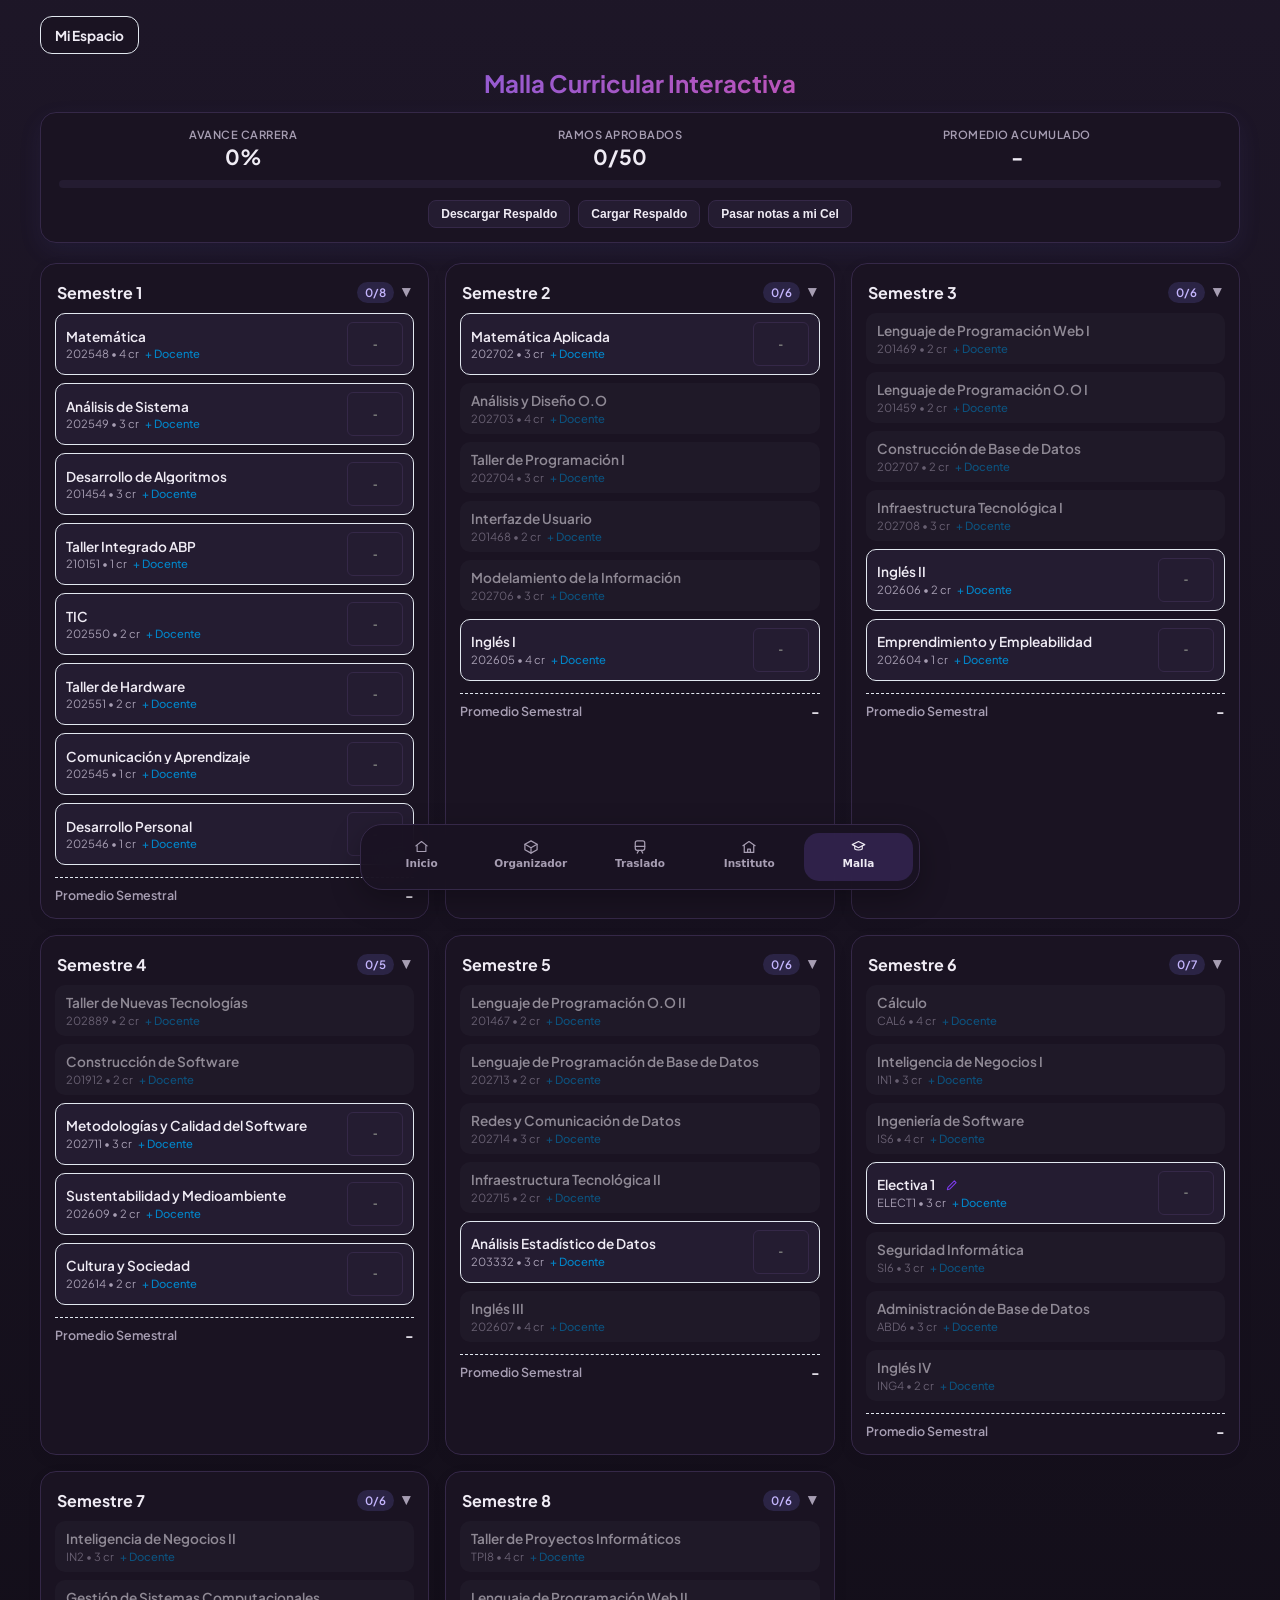
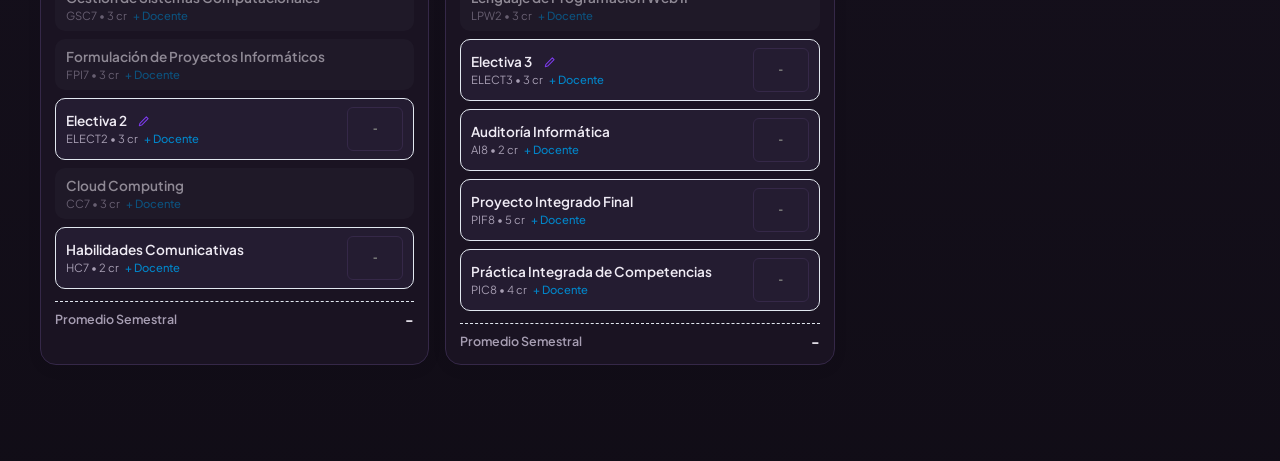
<file: malla.html>
<!DOCTYPE html>
<html lang="es">
<head>
<script>try{var L=localStorage,a=L.getItem('app_tema'),e=L.getItem('estacion_tema'),M={oscuro:'dark',claro:'light',auto:'auto'};if(a&&M[a]&&M[a]!==e)L.setItem('estacion_tema',M[a]);else if(!a&&e)L.setItem('app_tema',e==='light'?'claro':e==='dark'?'oscuro':'auto')}catch(x){}</script>

  <meta charset="UTF-8">
  <title>Malla Curricular - Ingeniería en Informática</title>
  <link rel="icon" href="data:image/svg+xml,<svg xmlns='http://www.w3.org/2000/svg' viewBox='0 0 100 100'><defs><linearGradient id='g' x1='0' y1='0' x2='1' y2='1'><stop offset='0' stop-color='%236366f1'/><stop offset='1' stop-color='%23ec4899'/></linearGradient></defs><rect width='100' height='100' rx='28' fill='url(%23g)'/><text x='50' y='70' font-size='56' text-anchor='middle'><i class=ic-birrete></i></text></svg>">
  <meta name="viewport" content="width=device-width, initial-scale=1.0">
  <link rel="preconnect" href="https://fonts.googleapis.com">
  <link rel="preconnect" href="https://fonts.gstatic.com" crossorigin>
  <link href="https://fonts.googleapis.com/css2?family=Plus+Jakarta+Sans:wght@400;500;600;700&display=swap" rel="stylesheet">
  <style>
    :root {
      --bg-gradient: linear-gradient(135deg, #f0f4fd 0%, #e2eafc 100%);
      --card-bg: rgba(255, 255, 255, 0.94);
      --card-border: rgba(255, 255, 255, 0.7);
      --text-main: #1e293b;
      --text-muted: #64748b;
      --accent-purple: #7c3aed;
      --badge-bg: #e0e7ff;
      --badge-text: #4338ca;
      --item-idle: #ffffff;
      --item-approved: #f3e8ff;
      --item-blocked: #f1f5f9;
    }

    * { box-sizing: border-box; -webkit-tap-highlight-color: transparent; }

    body {
      font-family: 'Plus Jakarta Sans', sans-serif;
      background: var(--bg-gradient);
      margin: 0;
      padding: 16px 12px 40px;
      color: var(--text-main);
      min-height: 100vh;
    }

    .container { max-width: 1200px; margin: 0 auto; }

    header { text-align: center; margin-bottom: 20px; }

    h1 {
      font-size: 1.5rem;
      font-weight: 700;
      margin: 0 0 14px;
      background: linear-gradient(90deg, #6366f1, #ec4899);
      -webkit-background-clip: text;
      -webkit-text-fill-color: transparent;
    }

    .dashboard {
      background: var(--card-bg);
      border: 1px solid var(--card-border);
      border-radius: 16px;
      padding: 14px 18px;
      box-shadow: 0 8px 24px rgba(99, 102, 241, 0.08);
      backdrop-filter: blur(8px);
      margin-bottom: 20px;
    }

    .stats-row {
      display: flex;
      justify-content: space-around;
      align-items: center;
      margin-bottom: 10px;
    }

    .stat-card { text-align: center; }

    .stat-label {
      font-size: 0.7rem;
      font-weight: 600;
      text-transform: uppercase;
      color: var(--text-muted);
      letter-spacing: 0.5px;
    }

    .stat-value {
      font-size: 1.3rem;
      font-weight: 700;
      color: var(--text-main);
      margin-top: 2px;
    }

    .progress-bar-container {
      background: #e2e8f0;
      height: 8px;
      border-radius: 99px;
      overflow: hidden;
      margin-bottom: 12px;
    }

    .progress-bar {
      height: 100%;
      width: 0%;
      background: linear-gradient(90deg, #6366f1, #ec4899);
      border-radius: 99px;
      transition: width 0.4s cubic-bezier(0.4, 0, 0.2, 1);
    }

    .dashboard-actions {
      display: flex;
      justify-content: center;
      gap: 8px;
      flex-wrap: wrap;
    }

    .btn-action {
      background: #ffffff;
      border: 1px solid #cbd5e1;
      padding: 6px 12px;
      border-radius: 8px;
      font-size: 0.75rem;
      font-weight: 600;
      color: #475569;
      cursor: pointer;
      display: flex;
      align-items: center;
      gap: 4px;
      transition: all 0.2s;
    }

    .btn-action:hover {
      background: #f8fafc;
      border-color: var(--accent-purple);
      color: var(--accent-purple);
    }

    .grid {
      display: grid;
      grid-template-columns: repeat(auto-fit, minmax(300px, 1fr));
      gap: 16px;
    }

    .semestre {
      background: var(--card-bg);
      border: 1px solid var(--card-border);
      border-radius: 16px;
      padding: 14px;
      box-shadow: 0 4px 18px rgba(0, 0, 0, 0.04);
      backdrop-filter: blur(8px);
      display: flex;
      flex-direction: column;
    }

    .semestre-header {
      display: flex;
      justify-content: space-between;
      align-items: center;
      cursor: pointer;
      padding: 4px 2px 10px;
      user-select: none;
    }

    .semestre-title {
      font-size: 1rem;
      font-weight: 700;
      margin: 0;
    }

    .semestre-meta {
      display: flex;
      align-items: center;
      gap: 8px;
    }

    .badge-status {
      font-size: 0.72rem;
      font-weight: 600;
      padding: 3px 8px;
      border-radius: 20px;
      background: var(--badge-bg);
      color: var(--badge-text);
    }

    .badge-complete { background: #dcfce7; color: #15803d; }

    .chevron {
      transition: transform 0.3s ease;
      color: var(--text-muted);
      font-size: 0.75rem;
    }

    .chevron.rotated { transform: rotate(-180deg); }

    .materias-list {
      display: flex;
      flex-direction: column;
      gap: 8px;
    }

    .materia {
      border-radius: 10px;
      padding: 8px 10px;
      background: var(--item-idle);
      border: 1px solid #e2e8f0;
      display: flex;
      align-items: center;
      justify-content: space-between;
      gap: 8px;
      transition: transform 0.15s ease, border-color 0.2s ease;
    }

    .materia:not(.bloqueada):active { transform: scale(0.985); }

    .materia.aprobada {
      background: var(--item-approved);
      border-color: #d8b4fe;
    }

    .materia.bloqueada {
      background: var(--item-blocked);
      border-color: transparent;
      opacity: 0.55;
      pointer-events: none;
    }

    .materia-main {
      flex: 1;
      cursor: pointer;
      display: flex;
      flex-direction: column;
      min-width: 0;
    }

    .materia-header-line {
      display: flex;
      align-items: center;
      gap: 6px;
      min-width: 0;
    }

    .materia-nombre {
      font-size: 0.85rem;
      font-weight: 600;
      line-height: 1.25;
      white-space: nowrap;
      overflow: hidden;
      text-overflow: ellipsis;
    }

    .materia.aprobada .materia-nombre {
      text-decoration: line-through;
      color: #7c3aed;
    }

    .btn-edit-electivo {
      font-size: 0.8rem;
      color: var(--accent-purple);
      cursor: pointer;
      padding: 0 4px;
      flex-shrink: 0;
    }

    .materia-sub {
      font-size: 0.7rem;
      color: var(--text-muted);
      margin-top: 2px;
      display: flex;
      align-items: center;
      gap: 6px;
      flex-wrap: wrap;
    }

    .docente-tag {
      color: #0284c7;
      font-weight: 500;
      cursor: pointer;
      display: inline-flex;
      align-items: center;
      gap: 2px;
    }

    .docente-tag:hover { text-decoration: underline; }

    .nota-wrapper { display: flex; align-items: center; }

    .input-nota {
      width: 56px;
      height: 44px;
      border: 1.5px solid #cbd5e1;
      border-radius: 6px;
      text-align: center;
      font-size: 0.85rem;
      font-weight: 700;
      color: var(--text-main);
      background: #ffffff;
      outline: none;
      transition: border-color 0.2s, box-shadow 0.2s;
    }

    .input-nota:focus {
      border-color: var(--accent-purple);
      box-shadow: 0 0 0 2px rgba(124, 58, 237, 0.15);
    }

    .input-nota.aprobado { color: #059669; border-color: #a7f3d0; }
    .input-nota.reprobado { color: #dc2626; border-color: #fecaca; }

    .semestre-footer {
      margin-top: 12px;
      padding-top: 8px;
      border-top: 1px dashed #e2e8f0;
      display: flex;
      justify-content: space-between;
      align-items: center;
      font-size: 0.78rem;
      font-weight: 600;
      color: var(--text-muted);
    }

    .promedio-valor {
      color: var(--text-main);
      font-size: 0.9rem;
      font-weight: 700;
    }

    /* Modal emergente */
    .modal-overlay {
      position: fixed;
      inset: 0;
      background: rgba(15, 23, 42, 0.45);
      backdrop-filter: blur(4px);
      display: none;
      place-items: center;
      z-index: 100;
      padding: 16px;
    }

    .modal-overlay.active { display: grid; }

    .modal-card {
      background: #ffffff;
      border-radius: 14px;
      padding: 20px;
      width: 100%;
      max-width: 380px;
      box-shadow: 0 12px 30px rgba(0,0,0,0.15);
    }

    .modal-card h3 { margin: 0 0 12px; font-size: 1.05rem; }

    .modal-field { margin-bottom: 12px; }

    .modal-label {
      font-size: 0.75rem;
      font-weight: 600;
      color: var(--text-muted);
      display: block;
      margin-bottom: 4px;
    }

    .modal-input {
      width: 100%;
      padding: 9px 12px;
      border: 1.5px solid #cbd5e1;
      border-radius: 8px;
      font-size: 0.9rem;
      outline: none;
    }

    .modal-actions {
      display: flex;
      justify-content: flex-end;
      gap: 8px;
      margin-top: 16px;
    }

    .btn-modal {
      padding: 8px 14px;
      border-radius: 8px;
      border: none;
      cursor: pointer;
      font-weight: 600;
      font-size: 0.85rem;
    }

    .btn-cancel { background: #f1f5f9; color: #475569; }
    .btn-save { background: var(--accent-purple); color: #ffffff; }
  
    .back-esp { display: inline-flex; align-items: center; height: 38px; padding: 0 14px; margin-bottom: 14px; border-radius: 12px; background: var(--card-bg); border: 1.5px solid #e2e8f0; color: var(--text-main); font-size: .85rem; font-weight: 700; text-decoration: none; }
  
    /* Tema oscuro y colores del tema común */
    html[data-theme=dark]{color-scheme:dark;--item-idle:var(--soft);--item-approved:color-mix(in srgb,#7c3aed 24%,var(--card));--item-blocked:color-mix(in srgb,var(--text) 5%,var(--card));--badge-bg:#2b2445;--badge-text:#c4b5fd}
    html[data-theme=dark] .btn-action,html[data-theme=dark] input,html[data-theme=dark] select{background:var(--soft);border-color:var(--border);color:var(--text)}
    html[data-theme=dark] .progress-bar-container{background:var(--soft)}
    html[data-theme=dark] .badge-complete{background:#123524;color:#6ee7b7}
  </style>
  <link rel="manifest" href="manifest.webmanifest">
  <link rel="apple-touch-icon" href="apple-touch-icon.png">
  <meta name="apple-mobile-web-app-capable" content="yes">
  <meta name="mobile-web-app-capable" content="yes">
  <meta name="apple-mobile-web-app-title" content="Mi Espacio">
  <script src="app.js"></script>
<script>try{var t=localStorage.getItem('app_tema')||'auto';var d=t==='oscuro'||(t==='auto'&&matchMedia('(prefers-color-scheme: dark)').matches);document.documentElement.dataset.theme=d?'dark':'light'}catch(e){}</script>
<link rel="stylesheet" href="iconos.css">
</head>
<body>

  <div class="container">
    <a href="index.html" class="back-esp" aria-label="Volver a Mi Espacio">Mi Espacio</a>
    <header>
      <h1>Malla Curricular Interactiva</h1>
      <div class="dashboard">
        <div class="stats-row">
          <div class="stat-card">
            <div class="stat-label">Avance Carrera</div>
            <div class="stat-value" id="stat-porcentaje">0%</div>
          </div>
          <div class="stat-card">
            <div class="stat-label">Ramos Aprobados</div>
            <div class="stat-value" id="stat-ramos">0/0</div>
          </div>
          <div class="stat-card">
            <div class="stat-label">Promedio Acumulado</div>
            <div class="stat-value" id="stat-promedio">-</div>
          </div>
        </div>
        <div class="progress-bar-container">
          <div class="progress-bar" id="barra-progreso"></div>
        </div>

        <div class="dashboard-actions">
          <button class="btn-action" id="btn-exportar">Descargar Respaldo</button>
          <button class="btn-action" id="btn-importar">Cargar Respaldo</button>
          <button class="btn-action" id="btn-compartir">Pasar notas a mi Cel</button>
          <input type="file" id="file-input" style="display: none;" accept=".json">
        </div>
      </div>
    </header>

    <div class="grid" id="malla"></div>
  </div>

  <div class="modal-overlay" id="modal">
    <div class="modal-card">
      <h3 id="modal-titulo">Editar Detalles</h3>
      
      <div class="modal-field" id="field-nombre-wrap">
        <label class="modal-label">Nombre de la Asignatura</label>
        <input type="text" class="modal-input" id="modal-input-nombre" placeholder="Nombre...">
      </div>

      <div class="modal-field">
        <label class="modal-label">Nombre del Docente</label>
        <input type="text" class="modal-input" id="modal-input-docente" placeholder="Ej: Profesor Pérez">
      </div>

      <div class="modal-actions">
        <button class="btn-modal btn-cancel" id="modal-cancel">Cancelar</button>
        <button class="btn-modal btn-save" id="modal-save">Guardar</button>
      </div>
    </div>
  </div>

  <script>
    const malla = {
      'Semestre 1': [
        { nombre: 'Matemática', codigo: '202548', creditos: 4 },
        { nombre: 'Análisis de Sistema', codigo: '202549', creditos: 3 },
        { nombre: 'Desarrollo de Algoritmos', codigo: '201454', creditos: 3 },
        { nombre: 'Taller Integrado ABP', codigo: '210151', creditos: 1 },
        { nombre: 'TIC', codigo: '202550', creditos: 2 },
        { nombre: 'Taller de Hardware', codigo: '202551', creditos: 2 },
        { nombre: 'Comunicación y Aprendizaje', codigo: '202545', creditos: 1 },
        { nombre: 'Desarrollo Personal', codigo: '202546', creditos: 1 }
      ],
      'Semestre 2': [
        { nombre: 'Matemática Aplicada', codigo: '202702', creditos: 3 },
        { nombre: 'Análisis y Diseño O.O', codigo: '202703', creditos: 4, requiere: ['202549'] },
        { nombre: 'Taller de Programación I', codigo: '202704', creditos: 3, requiere: ['201454'] },
        { nombre: 'Interfaz de Usuario', codigo: '201468', creditos: 2, requiere: ['201454'] },
        { nombre: 'Modelamiento de la Información', codigo: '202706', creditos: 3, requiere: ['202549'] },
        { nombre: 'Inglés I', codigo: '202605', creditos: 4 }
      ],
      'Semestre 3': [
        { nombre: 'Lenguaje de Programación Web I', codigo: '201469', creditos: 2, requiere: ['202704', '201468'] },
        { nombre: 'Lenguaje de Programación O.O I', codigo: '201459', creditos: 2, requiere: ['202704', '201468'] },
        { nombre: 'Construcción de Base de Datos', codigo: '202707', creditos: 2, requiere: ['202704', '201468'] },
        { nombre: 'Infraestructura Tecnológica I', codigo: '202708', creditos: 3, requiere: ['202551'] },
        { nombre: 'Inglés II', codigo: '202606', creditos: 2 },
        { nombre: 'Emprendimiento y Empleabilidad', codigo: '202604', creditos: 1 }
      ],
      'Semestre 4': [
        { nombre: 'Taller de Nuevas Tecnologías', codigo: '202889', creditos: 2, requiere: ['201469', '201459'] },
        { nombre: 'Construcción de Software', codigo: '201912', creditos: 2, requiere: ['202707'] },
        { nombre: 'Metodologías y Calidad del Software', codigo: '202711', creditos: 3 },
        { nombre: 'Sustentabilidad y Medioambiente', codigo: '202609', creditos: 2 },
        { nombre: 'Cultura y Sociedad', codigo: '202614', creditos: 2 }
      ],
      'Semestre 5': [
        { nombre: 'Lenguaje de Programación O.O II', codigo: '201467', creditos: 2, requiere: ['202889'] },
        { nombre: 'Lenguaje de Programación de Base de Datos', codigo: '202713', creditos: 2, requiere: ['201912'] },
        { nombre: 'Redes y Comunicación de Datos', codigo: '202714', creditos: 3, requiere: ['202708'] },
        { nombre: 'Infraestructura Tecnológica II', codigo: '202715', creditos: 2, requiere: ['202708'] },
        { nombre: 'Análisis Estadístico de Datos', codigo: '203332', creditos: 3 },
        { nombre: 'Inglés III', codigo: '202607', creditos: 4, requiere: ['202606'] }
      ],
      'Semestre 6': [
        { nombre: 'Cálculo', codigo: 'CAL6', creditos: 4, requiere: ['202548'] },
        { nombre: 'Inteligencia de Negocios I', codigo: 'IN1', creditos: 3, requiere: ['201459', '202713'] },
        { nombre: 'Ingeniería de Software', codigo: 'IS6', creditos: 4, requiere: ['202711'] },
        { nombre: 'Electiva 1', codigo: 'ELECT1', creditos: 3, esElectivo: true },
        { nombre: 'Seguridad Informática', codigo: 'SI6', creditos: 3, requiere: ['202714', '202715'] },
        { nombre: 'Administración de Base de Datos', codigo: 'ABD6', creditos: 3, requiere: ['202714', '202715'] },
        { nombre: 'Inglés IV', codigo: 'ING4', creditos: 2, requiere: ['202607'] }
      ],
      'Semestre 7': [
        { nombre: 'Inteligencia de Negocios II', codigo: 'IN2', creditos: 3, requiere: ['IN1'] },
        { nombre: 'Gestión de Sistemas Computacionales', codigo: 'GSC7', creditos: 3, requiere: ['IS6'] },
        { nombre: 'Formulación de Proyectos Informáticos', codigo: 'FPI7', creditos: 3, requiere: ['IS6'] },
        { nombre: 'Electiva 2', codigo: 'ELECT2', creditos: 3, esElectivo: true },
        { nombre: 'Cloud Computing', codigo: 'CC7', creditos: 3, requiere: ['SI6', 'ABD6'] },
        { nombre: 'Habilidades Comunicativas', codigo: 'HC7', creditos: 2 }
      ],
      'Semestre 8': [
        { nombre: 'Taller de Proyectos Informáticos', codigo: 'TPI8', creditos: 4, requiere: ['GSC7', 'FPI7'] },
        { nombre: 'Lenguaje de Programación Web II', codigo: 'LPW2', creditos: 3, requiere: ['IN2'] },
        { nombre: 'Electiva 3', codigo: 'ELECT3', creditos: 3, esElectivo: true },
        { nombre: 'Auditoría Informática', codigo: 'AI8', creditos: 2 },
        { nombre: 'Proyecto Integrado Final', codigo: 'PIF8', creditos: 5 },
        { nombre: 'Práctica Integrada de Competencias', codigo: 'PIC8', creditos: 4 }
      ]
    };

    function formatearNotaInput(valor) {
      if (!valor && valor !== 0) return '';
      let limpio = valor.toString().trim().replace(/,/g, '.');

      if (/^\d{2}$/.test(limpio)) {
        let entero = limpio[0];
        let decimal = limpio[1];
        return decimal === '0' ? `${entero}` : `${entero},${decimal}`;
      }

      if (/^\d$/.test(limpio)) {
        return limpio;
      }

      let num = parseFloat(limpio);
      if (!isNaN(num)) {
        if (Number.isInteger(num)) return `${num}`;
        return num.toFixed(1).replace('.', ',');
      }

      return valor;
    }

    const urlParams = new URLSearchParams(window.location.search);
    if (urlParams.has('data')) {
      try {
        const decoded = JSON.parse(decodeURIComponent(atob(urlParams.get('data'))));
        if (confirm('Se detectaron datos importados desde el enlace. ¿Deseas cargarlos en este dispositivo?')) {
          if (decoded.estado) localStorage.setItem('mallaEstado', JSON.stringify(decoded.estado));
          if (decoded.notas) localStorage.setItem('mallaNotas', JSON.stringify(decoded.notas));
          if (decoded.electivos) localStorage.setItem('mallaElectivos', JSON.stringify(decoded.electivos));
          if (decoded.docentes) localStorage.setItem('mallaDocentes', JSON.stringify(decoded.docentes));
          window.history.replaceState({}, document.title, window.location.pathname);
        }
      } catch (e) {
        console.error('Error al decodificar datos:', e);
      }
    }

    let estado = JSON.parse(localStorage.getItem('mallaEstado') || '{}');
    let notas = JSON.parse(localStorage.getItem('mallaNotas') || '{}');
    let electivosCustom = JSON.parse(localStorage.getItem('mallaElectivos') || '{}');
    let docentes = JSON.parse(localStorage.getItem('mallaDocentes') || '{}');
    let semestresColapsados = JSON.parse(localStorage.getItem('mallaColapso') || '{}');

    const contenedor = document.getElementById('malla');
    const modal = document.getElementById('modal');
    const modalInputNombre = document.getElementById('modal-input-nombre');
    const modalInputDocente = document.getElementById('modal-input-docente');
    const fieldNombreWrap = document.getElementById('field-nombre-wrap');
    let materiaEditando = null;

    function estaDesbloqueada(materia) {
      if (!materia.requiere) return true;
      return materia.requiere.every(cod => estado[cod]);
    }

    function abrirModal(materia, nombreActual) {
      materiaEditando = materia;
      if (materia.esElectivo) {
        fieldNombreWrap.style.display = 'block';
        modalInputNombre.value = electivosCustom[materia.codigo] || nombreActual;
      } else {
        fieldNombreWrap.style.display = 'none';
      }
      modalInputDocente.value = docentes[materia.codigo] || '';
      modal.classList.add('active');
      (materia.esElectivo ? modalInputNombre : modalInputDocente).focus();
    }

    document.getElementById('modal-cancel').onclick = () => {
      modal.classList.remove('active');
      materiaEditando = null;
    };

    document.getElementById('modal-save').onclick = () => {
      if (!materiaEditando) return;

      if (materiaEditando.esElectivo && modalInputNombre.value.trim()) {
        electivosCustom[materiaEditando.codigo] = modalInputNombre.value.trim();
        localStorage.setItem('mallaElectivos', JSON.stringify(electivosCustom));
      }

      if (modalInputDocente.value.trim()) {
        docentes[materiaEditando.codigo] = modalInputDocente.value.trim();
      } else {
        delete docentes[materiaEditando.codigo];
      }
      localStorage.setItem('mallaDocentes', JSON.stringify(docentes));

      modal.classList.remove('active');
      materiaEditando = null;
      renderizar();
    };

    function actualizarDashboardGlobal() {
      const todosLosRamos = Object.values(malla).flat();
      const totalRamos = todosLosRamos.length;
      const aprobados = todosLosRamos.filter(m => estado[m.codigo]).length;

      let sumaNotas = 0;
      let totalConNota = 0;

      todosLosRamos.forEach(m => {
        if (notas[m.codigo]) {
          const valor = parseFloat(notas[m.codigo].toString().replace(',', '.'));
          if (!isNaN(valor)) {
            sumaNotas += valor;
            totalConNota++;
          }
        }
      });

      const promAritmetico = totalConNota > 0 ? (sumaNotas / totalConNota).toFixed(1).replace('.', ',') : '-';
      const porcentaje = Math.round((aprobados / totalRamos) * 100);

      document.getElementById('stat-ramos').textContent = `${aprobados}/${totalRamos}`;
      document.getElementById('stat-porcentaje').textContent = `${porcentaje}%`;
      document.getElementById('stat-promedio').textContent = promAritmetico;
      document.getElementById('barra-progreso').style.width = `${porcentaje}%`;
    }

    function renderizar() {
      contenedor.innerHTML = '';

      Object.entries(malla).forEach(([semestre, materias]) => {
        const col = document.createElement('div');
        col.className = 'semestre';

        const totalMaterias = materias.length;
        const aprobadasCount = materias.filter(m => estado[m.codigo]).length;
        const completado = totalMaterias === aprobadasCount;

        const estaColapsado = semestresColapsados[semestre] !== undefined
          ? semestresColapsados[semestre]
          : completado;

        const header = document.createElement('div');
        header.className = 'semestre-header';
        header.innerHTML = `
          <h2 class="semestre-title">${semestre}</h2>
          <div class="semestre-meta">
            <span class="badge-status ${completado ? 'badge-complete' : ''}">
              ${completado ? '✓ Completado' : `${aprobadasCount}/${totalMaterias}`}
            </span>
            <span class="chevron ${estaColapsado ? 'rotated' : ''}">▼</span>
          </div>
        `;

        header.onclick = () => {
          semestresColapsados[semestre] = !estaColapsado;
          localStorage.setItem('mallaColapso', JSON.stringify(semestresColapsados));
          renderizar();
        };

        col.appendChild(header);

        const list = document.createElement('div');
        list.className = 'materias-list';
        if (estaColapsado) list.style.display = 'none';

        let sumaSemestre = 0;
        let cantNotasSemestre = 0;

        materias.forEach(m => {
          const div = document.createElement('div');
          div.className = 'materia';

          const aprobada = !!estado[m.codigo];
          const desbloqueada = estaDesbloqueada(m);

          if (aprobada) div.classList.add('aprobada');
          if (!desbloqueada) div.classList.add('bloqueada');

          const mainBox = document.createElement('div');
          mainBox.className = 'materia-main';

          const nombreTexto = (m.esElectivo && electivosCustom[m.codigo]) 
            ? electivosCustom[m.codigo] 
            : m.nombre;

          const line = document.createElement('div');
          line.className = 'materia-header-line';

          const titleSpan = document.createElement('span');
          titleSpan.className = 'materia-nombre';
          titleSpan.textContent = nombreTexto;
          line.appendChild(titleSpan);

          if (m.esElectivo) {
            const editBtn = document.createElement('span');
            editBtn.className = 'btn-edit-electivo';
            editBtn.innerHTML = '<i class=ic-lapiz></i>';
            editBtn.title = 'Personalizar electivo';
            editBtn.onclick = (e) => {
              e.stopPropagation();
              abrirModal(m, nombreTexto);
            };
            line.appendChild(editBtn);
          }

          const subSpan = document.createElement('span');
          subSpan.className = 'materia-sub';

          const credSpan = document.createElement('span');
          credSpan.textContent = `${m.codigo} • ${m.creditos} cr`;
          subSpan.appendChild(credSpan);

          const docenteTexto = docentes[m.codigo] || '+ Docente';
          const docSpan = document.createElement('span');
          docSpan.className = 'docente-tag';
          docSpan.textContent = `${docenteTexto}`;
          docSpan.title = 'Editar docente';
          docSpan.onclick = (e) => {
            e.stopPropagation();
            abrirModal(m, nombreTexto);
          };
          subSpan.appendChild(docSpan);

          mainBox.appendChild(line);
          mainBox.appendChild(subSpan);

          mainBox.onclick = () => {
            if (!desbloqueada) return;
            estado[m.codigo] = !estado[m.codigo];
            localStorage.setItem('mallaEstado', JSON.stringify(estado));
            renderizar();
          };

          div.appendChild(mainBox);

          if (desbloqueada) {
            const notaWrapper = document.createElement('div');
            notaWrapper.className = 'nota-wrapper';

            const input = document.createElement('input');
            input.type = 'text';
            input.inputMode = 'decimal';
            input.className = 'input-nota';
            input.placeholder = '-';

            const notaGuardada = notas[m.codigo] || '';
            input.value = notaGuardada ? formatearNotaInput(notaGuardada) : '';

            if (notaGuardada) {
              const val = parseFloat(notaGuardada.toString().replace(',', '.'));
              if (!isNaN(val)) {
                sumaSemestre += val;
                cantNotasSemestre++;
                input.classList.add(val >= 4.0 ? 'aprobado' : 'reprobado');
              }
            }

            input.onchange = (e) => {
              const normalizado = formatearNotaInput(e.target.value);
              if (normalizado) {
                const numVal = parseFloat(normalizado.replace(',', '.'));
                if (!isNaN(numVal) && numVal >= 1.0 && numVal <= 7.0) {
                  notas[m.codigo] = normalizado;
                  if (numVal >= 4.0) {
                    estado[m.codigo] = true;
                    localStorage.setItem('mallaEstado', JSON.stringify(estado));
                  }
                } else {
                  delete notas[m.codigo];
                }
              } else {
                delete notas[m.codigo];
              }
              localStorage.setItem('mallaNotas', JSON.stringify(notas));
              renderizar();
            };

            notaWrapper.appendChild(input);
            div.appendChild(notaWrapper);
          }

          list.appendChild(div);
        });

        col.appendChild(list);

        const footer = document.createElement('div');
        footer.className = 'semestre-footer';
        const promSem = cantNotasSemestre > 0 
          ? (sumaSemestre / cantNotasSemestre).toFixed(1).replace('.', ',') 
          : '-';
        footer.innerHTML = `
          <span>Promedio Semestral</span>
          <span class="promedio-valor">${promSem}</span>
        `;
        col.appendChild(footer);

        contenedor.appendChild(col);
      });

      actualizarDashboardGlobal();
    }

    document.getElementById('btn-exportar').onclick = () => {
      const backup = { estado, notas, electivosCustom, docentes };
      const blob = new Blob([JSON.stringify(backup, null, 2)], { type: 'application/json' });
      const a = document.createElement('a');
      a.href = URL.createObjectURL(blob);
      a.download = 'malla-curricular-respaldo.json';
      a.click();
    };

    document.getElementById('btn-importar').onclick = () => {
      document.getElementById('file-input').click();
    };

    document.getElementById('file-input').onchange = (e) => {
      const file = e.target.files[0];
      if (!file) return;
      const reader = new FileReader();
      reader.onload = (ev) => {
        try {
          const data = JSON.parse(ev.target.result);
          if (data.estado) localStorage.setItem('mallaEstado', JSON.stringify(data.estado));
          if (data.notas) localStorage.setItem('mallaNotas', JSON.stringify(data.notas));
          if (data.electivosCustom) localStorage.setItem('mallaElectivos', JSON.stringify(data.electivosCustom));
          if (data.docentes) localStorage.setItem('mallaDocentes', JSON.stringify(data.docentes));
          location.reload();
        } catch (err) {
          alert('Archivo de respaldo no válido.');
        }
      };
      reader.readAsText(file);
    };

    document.getElementById('btn-compartir').onclick = () => {
      const backup = { estado, notas, electivos: electivosCustom, docentes };
      const raw = btoa(encodeURIComponent(JSON.stringify(backup)));
      const shareUrl = `${window.location.origin}${window.location.pathname}?data=${raw}`;
      navigator.clipboard.writeText(shareUrl).then(() => {
        alert('¡Enlace copiado al portapapeles! Ábrelo en tu teléfono para cargar tus notas al instante.');
      });
    };

    renderizar();
  </script>
</body>
</html>
</file>
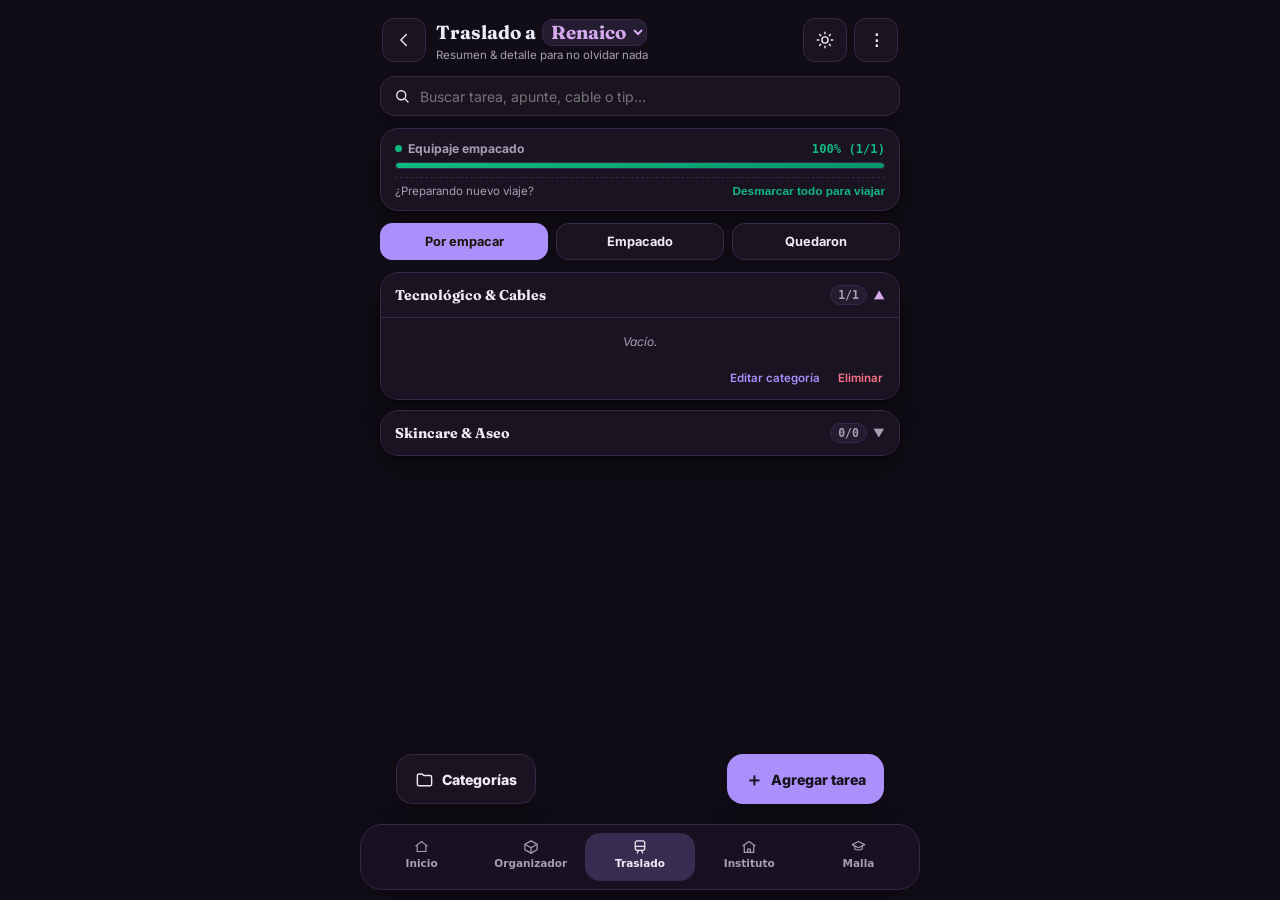
<file: traslado.html>
<!DOCTYPE html>
<html lang="es" data-theme="dark">
<head>
<script>try{var L=localStorage,a=L.getItem('app_tema'),e=L.getItem('estacion_tema'),M={oscuro:'dark',claro:'light',auto:'auto'};if(a&&M[a]&&M[a]!==e)L.setItem('estacion_tema',M[a]);else if(!a&&e)L.setItem('app_tema',e==='light'?'claro':e==='dark'?'oscuro':'auto')}catch(x){}</script>

  <meta charset="UTF-8">
  <meta name="viewport" content="width=device-width, initial-scale=1.0, viewport-fit=cover">
  <title>Traslado · Mi Espacio</title>

  <!-- Prevención de parpadeo de tema, fuente y acento -->
  <script>
    var EST_THEMES = [
      { id:'rubi',    n:'Mocha rubí',            d:'rubí intenso, lavanda y café blanco',         h:342, s:34, a:['#9b2f55','#e58aa5'], b:['#7a5bb5','#c6b2ee'], sw:['#7a3149','#e7a3b5','#c8b6e2','#efe6e4','#6b4a40'], g:['#4a2236','#a24a68'], m:'dark' },
      { id:'flores',  n:'Felicidad de las flores', d:'pétalos de rosa y burbujas de melocotón',     h:350, s:62, a:['#d02a66','#ff7ea5'], b:['#b9501f','#ffb592'], sw:['#ff5c8a','#ff9a6c','#c9b0ff','#fff0f0'],         g:['#ff5c93','#ff8a6a'], m:'light' },
      { id:'matcha',  n:'Miel de matcha',          d:'hojas de salvia, chorrito de miel tibia',     h:140, s:26, a:['#37744f','#8fd3a2'], b:['#946400','#f3cb55'], sw:['#2f6b4f','#0d3b2e','#c79a5a','#f5c518'],         g:['#1f5a40','#e5b817'], m:'light' },
      { id:'niebla',  n:'Niebla de lavanda',       d:'resplandor púrpura después de medianoche',    h:262, s:26, a:['#6a4cb0','#b9a0f7'], b:['#7a6a9c','#d0c8e8'], sw:['#2a2438','#4a4160','#8f86a8','#d6d0e3'],         g:['#2d2640','#cfc9dc'], m:'dark' },
      { id:'sorbete', n:'Sorbete bañado por el sol', d:'coral, mermelada de tomate y cielo',         h:18,  s:78, a:['#cc4126','#ff8f6b'], b:['#1c7aa0','#74d2ef'], sw:['#fff1c9','#ffd27a','#ff7a59','#d63a3a','#4ec3e0'], g:['#ffc370','#e0402e'], m:'light' },
      { id:'peonia',  n:'Latte de peonía',         d:'colorete, palo de rosa y crema de vainilla',   h:10,  s:42, a:['#b04f69','#eaa3b6'], b:['#587a48','#b9cf9f'], sw:['#fff3dc','#f6c1cf','#b1c08e','#b6bfd8'],         g:['#f0b9c8','#3b3447'], m:'light' },
      { id:'limon',   n:'Brisa de limón',          d:'lino azul cielo, piedra lunar y azafrán',     h:195, s:42, a:['#1a7385','#72d3e3'], b:['#9a6c00','#f7c84a'], sw:['#bfe6ee','#76b9c4','#f2b83a','#1d3a40'],         g:['#a9dbe6','#e4b94a'], m:'light' },
      { id:'acero',   n:'Acero de medianoche',     d:'noche azul tinta y niebla plateada',            h:210, s:38, a:['#2c5a85','#92bde3'], b:['#566b7b','#bac6d1'], sw:['#0e1d27','#274255','#4c6677','#9fb2bd','#c5d0d6'], g:['#0c1a24','#6f8794'], m:'dark' },
      { id:'bryn',    n:'El hogar de Bryn',        d:'pino intenso, musgo y chocolate negro',        h:112, s:24, a:['#46692f','#a0c97e'], b:['#774526','#d6a579'], sw:['#17301c','#2e5a2a','#4f6b33','#5a3a28','#7a5a40'], g:['#1f3a1f','#6b4a30'], m:'dark' },
      { id:'lila',    n:'Sueño diurno de lila',    d:'bruma color lavanda, convertida en luz del día.', h:265, s:46, a:['#7752d0','#ab8ffb'], b:['#86449f','#d6a9ee'], sw:['#efe7ff','#cdb9f0','#a98ad8','#7a55b8','#3d2a66'], g:['#e3d6fa','#7a55b8'], m:'light' },
      { id:'violeta', n:'Latte violeta',           d:'flores de lila sobre crema de vainilla',        h:38,  s:55, a:['#7747b3','#bd9ef0'], b:['#8c6d1f','#edda9c'], sw:['#fff1d6','#f0dfa0','#d3b8ec','#9a6fc9','#3b2a5a'], g:['#f6e7c3','#9a6fc9'], m:'light' },
      { id:'melocoton', n:'Ensueño melocotón', d:'lápiz labial color baya, caramelo y jazmín', h:338, s:60, a:['#c32a62', '#e68aab'], b:['#916630', '#dbbb94'], sw:['#fef9f4', '#fce7d6', '#fae0e5', '#c32a62', '#43192c'], g:['#fcede5', '#cc4678'], m:'light',
        pal:{'m': 'light', 'bg': '#fdefe4', 'bg1': '#fef4ec', 'card': '#fef9f4', 'soft': '#fce7d6', 'border': '#e6cec2', 'text': '#43192c', 'muted': '#927780'} },
      { id:'kuro', n:'Beso Kuro', d:'violeta intenso, lila y un poco de rosa', h:253, s:60, a:['#504282', '#aaa0cf'], b:['#913084', '#db94d2'], sw:['#fdfbff', '#eeeafa', '#e5e0f6', '#504282', '#231a42'], g:['#eeebfa', '#685a94'], m:'light',
        pal:{'m': 'light', 'bg': '#f5f2fc', 'bg1': '#f9f7fe', 'card': '#fdfbff', 'soft': '#eeeafa', 'border': '#d6d1e4', 'text': '#231a42', 'muted': '#7f7891'} },
      { id:'orquidea', n:'Orquídea rosada', d:'pétalos de orquídea, malva y crema rosada', h:299, s:60, a:['#98499a', '#d09ed1'], b:['#91303b', '#db949c'], sw:['#fefbfc', '#fae6f1', '#f4dff1', '#98499a', '#3a2044'], g:['#f9edf5', '#a860a8'], m:'light',
        pal:{'m': 'light', 'bg': '#fceff6', 'bg1': '#fdf6f9', 'card': '#fefbfc', 'soft': '#fae6f1', 'border': '#e3cedc', 'text': '#3a2044', 'muted': '#8c7c91'} },
      { id:'ciruela', n:'Ciruela clara', d:'ciruela madura, rosa empolvado y crema', h:305, s:37, a:['#6b3366', '#d19ecc'], b:['#913130', '#db9494'], sw:['#fefbfd', '#f1e5ee', '#efdeea', '#6b3366', '#3c1e3a'], g:['#f7ecf2', '#824d7b'], m:'light',
        pal:{'m': 'light', 'bg': '#f7eff5', 'bg1': '#fbf6f9', 'card': '#fefbfd', 'soft': '#f1e5ee', 'border': '#dbcdd8', 'text': '#3c1e3a', 'muted': '#8d7b8c'} },
      { id:'primavera', n:'Flores de primavera', d:'flores de cerezo, cielo y hojas nuevas', h:340, s:40, a:['#a2557a', '#e3a3c0'], b:['#5f8a3c', '#b3d18a'], sw:['#b77090', '#ecc7d5', '#cfdce9', '#82b0d3', '#9ab36f'], g:['#dcb1c5', '#99b68d'], m:'light',
        pal:{'m': 'light', 'bg': '#fbf0f4', 'bg1': '#fdf7f9', 'card': '#fffbfc', 'soft': '#f5e3eb', 'border': '#e6cfda', 'text': '#3a2833', 'muted': '#8d8187'} },
      { id:'framcafe', n:'Frambuesa y café', d:'café con leche y un toque de frambuesa', h:341, s:48, a:['#a44764', '#d49bad'], b:['#916b30', '#dbbf94'], sw:['#fffaf7', '#f0e0dd', '#f7dbe2', '#a44764', '#45262f'], g:['#f7e9e8', '#b05e75'], m:'light',
        pal:{'m': 'light', 'bg': '#f7ece9', 'bg1': '#fbf4f0', 'card': '#fffaf7', 'soft': '#f0e0dd', 'border': '#dbcac8', 'text': '#45262f', 'muted': '#937f83'} },
      { id:'supernova', n:'Supernova de medianoche', d:'noche oscura y violeta y luz de estrellas', h:268, s:50, a:['#4a5182', '#a2a7ca'], b:['#7d3091', '#cc94db'], sw:['#100121', '#110427', '#19123f', '#a2a7ca', '#eae7f4'], g:['#05040d', '#8d90b3'], m:'dark',
        pal:{'m': 'dark', 'bg': '#100121', 'bg1': '#110325', 'card': '#110427', 'soft': '#19123f', 'border': '#363058', 'text': '#eae7f4', 'muted': '#9790a4'} },
      { id:'ciruelahumo', n:'Ciruela humo', d:'ciruela grisácea y rosa empolvado', h:262, s:24, a:['#804c67', '#c8a2b6'], b:['#915630', '#dbb094'], sw:['#2b2830', '#36323a', '#3e3441', '#c8a2b6', '#ede6ed'], g:['#28232a', '#b291a4'], m:'dark',
        pal:{'m': 'dark', 'bg': '#2b2830', 'bg1': '#322e36', 'card': '#36323a', 'soft': '#3e3441', 'border': '#564d59', 'text': '#ede6ed', 'muted': '#a39ea5'} },
      { id:'pizarra', n:'Pizarra y lavanda', d:'gris pizarra con lavanda apagada', h:240, s:24, a:['#534983', '#afa8cf'], b:['#913088', '#db94d4'], sw:['#2b2b36', '#323642', '#36344c', '#afa8cf', '#e8e9ef'], g:['#252531', '#9b95b9'], m:'dark',
        pal:{'m': 'dark', 'bg': '#2b2b36', 'bg1': '#2f323d', 'card': '#323642', 'soft': '#36344c', 'border': '#4f4d63', 'text': '#e8e9ef', 'muted': '#a0a1a9'} },
      { id:'frampastel', n:'Frambuesa pastel', d:'frambuesa suave sobre una noche de ciruela', h:324, s:26, a:['#9b316f', '#d883b5'], b:['#915030', '#dbab94'], sw:['#2e1f28', '#392632', '#4c2d41', '#d883b5', '#f1e8ef'], g:['#2c1c27', '#c376a4'], m:'dark',
        pal:{'m': 'dark', 'bg': '#2e1f28', 'bg1': '#35232e', 'card': '#392632', 'soft': '#4c2d41', 'border': '#634759', 'text': '#f1e8ef', 'muted': '#a79ca3'} },
      { id:'indigo', n:'Índigo lunar', d:'índigo suave bajo la luz de la luna', h:234, s:27, a:['#2b32a1', '#8c91e0'], b:['#843091', '#d194db'], sw:['#222436', '#2b2c42', '#2f3061', '#8c91e0', '#e6ebf6'], g:['#1f1f36', '#7c82cc'], m:'dark',
        pal:{'m': 'dark', 'bg': '#222436', 'bg1': '#27293d', 'card': '#2b2c42', 'soft': '#2f3061', 'border': '#494a76', 'text': '#e6ebf6', 'muted': '#9c9fad'} },
      { id:'orquideanoc', n:'Orquídea nocturna', d:'orquídea pastel sobre ciruela muy oscura', h:291, s:27, a:['#873696', '#c98ad5'], b:['#913048', '#db94a5'], sw:['#2f2331', '#3a293e', '#472f4f', '#c98ad5', '#f3e8f4'], g:['#2b1e2f', '#b37dbf'], m:'dark',
        pal:{'m': 'dark', 'bg': '#2f2331', 'bg1': '#362739', 'card': '#3a293e', 'soft': '#472f4f', 'border': '#5f4966', 'text': '#f3e8f4', 'muted': '#a99daa'} }
    ];
    var EST_ACC_MIGRA = { violeta:'lila', rosa:'peonia', celeste:'limon', agua:'matcha' };
    function estHsl(h, s, l) { return 'hsl(' + Math.round(h) + ',' + Math.round(s) + '%,' + l + '%)'; }
    function estLum(hex) {
      var c = [1,3,5].map(function (i) { var v = parseInt(hex.substr(i,2),16)/255; return v <= .03928 ? v/12.92 : Math.pow((v+.055)/1.055, 2.4); });
      return .2126*c[0] + .7152*c[1] + .0722*c[2];
    }
    function estHue(hex) {
      var r=parseInt(hex.substr(1,2),16)/255, g=parseInt(hex.substr(3,2),16)/255, b=parseInt(hex.substr(5,2),16)/255;
      var mx=Math.max(r,g,b), mn=Math.min(r,g,b), d=mx-mn, h=0;
      if (d) { h = mx===r ? ((g-b)/d)%6 : mx===g ? (b-r)/d+2 : (r-g)/d+4; h*=60; if (h<0) h+=360; }
      return h;
    }
    function estTheme(id) {
      if (EST_ACC_MIGRA[id]) id = EST_ACC_MIGRA[id];
      for (var i = 0; i < EST_THEMES.length; i++) if (EST_THEMES[i].id === id) return EST_THEMES[i];
      return EST_THEMES[9];
    }
    function estApplyTheme(id, mode) {
      var T = estTheme(id), dark = mode === 'dark', st = document.documentElement.style;
      var p = dark ? T.a[1] : T.a[0], g = dark ? T.b[1] : T.b[0], hp = estHue(p), hg = estHue(g);
      var sl = Math.min(T.s, 60), sd = Math.min(T.s * .6, 30);
      var v = dark ? {
        '--bg': estHsl(T.h, sd, 7), '--card': estHsl(T.h, sd, 10.5), '--card-elevated': estHsl(T.h, sd, 15),
        '--border': estHsl(T.h, sd, 22), '--text': estHsl(T.h, 30, 94), '--muted': estHsl(T.h, 12, 66),
        '--p-soft': estHsl(hp, 30, 22), '--gold-soft': estHsl(hg, 28, 20)
      } : {
        '--bg': estHsl(T.h, sl * .8, 96), '--card': estHsl(T.h, sl, 99), '--card-elevated': estHsl(T.h, sl * .9, 92.5),
        '--border': estHsl(T.h, sl * .8, 85), '--text': estHsl(T.h, 38, 14), '--muted': estHsl(T.h, 14, 38),
        '--p-soft': estHsl(hp, 60, 92), '--gold-soft': estHsl(hg, 62, 91)
      };
      var P = T.pal && T.pal.m === (dark ? 'dark' : 'light') ? T.pal : null;
      if (P) { v['--bg'] = P.bg; v['--card'] = P.card; v['--card-elevated'] = P.soft; v['--border'] = P.border; v['--text'] = P.text; v['--muted'] = P.muted; }
      v['--p'] = p; v['--gold'] = g;
      v['--on-p'] = estLum(p) > .38 ? '#14121a' : '#ffffff';
      for (var k in v) st.setProperty(k, v[k]);
      document.documentElement.dataset.theme = dark ? 'dark' : 'light';
      document.documentElement.dataset.tema = T.id;
      var m = document.getElementById('metaThemeColor');
      if (m) m.setAttribute('content', dark ? estHsl(T.h, sd, 7) : estHsl(T.h, sl * .8, 96));
      return T;
    }
    try {
      var t = localStorage.getItem('estacion_tema') || 'dark';
      var d = t === 'dark' || (t === 'auto' && matchMedia('(prefers-color-scheme: dark)').matches);
      var a = localStorage.getItem('estacion_acento') || 'lila';
      var tid = estTheme(a).id;
      estApplyTheme(tid, d ? 'dark' : 'light');
      var f = localStorage.getItem('estacion_fuente_titulos') || 'fraunces';
      var F = {
        fraunces: "'Fraunces', Georgia, serif",
        jakarta: "'Plus Jakarta Sans', system-ui, sans-serif",
        fira: "'Fira Sans', system-ui, sans-serif",
        chivo: "'Chivo', system-ui, sans-serif",
        space: "'Space Grotesk', system-ui, sans-serif"
      };
      if (F[f]) document.documentElement.style.setProperty('--font-title', F[f]);
    } catch (e) {}
  </script>

  <!-- Ícono SVG embebido de alta resolución -->
  <link rel="apple-touch-icon" href="apple-touch-icon.png">
  <link rel="icon" type="image/png" sizes="192x192" href="icon-192.png">
  <link rel="manifest" href="manifest.webmanifest">
  <meta name="apple-mobile-web-app-capable" content="yes">
  <meta name="apple-mobile-web-app-title" content="Mi Espacio">
  <meta name="mobile-web-app-capable" content="yes">
  <meta name="theme-color" content="#0e0d13" id="metaThemeColor">

  <!-- Tipografías de Google Fonts -->
  <link rel="preconnect" href="https://fonts.googleapis.com">
  <link rel="preconnect" href="https://fonts.gstatic.com" crossorigin>
  <link href="https://fonts.googleapis.com/css2?family=Chivo:wght@600;700;800&family=Fira+Sans:wght@500;600;700&family=Fraunces:opsz,wght@9..144,600;700;800&family=Inter:wght@400;500;600;700;800&family=Plus+Jakarta+Sans:wght@600;700;800&family=Space+Grotesk:wght@500;600;700&display=swap" rel="stylesheet">

  <style>
    :root {
      --font-title: 'Fraunces', Georgia, serif;
      --font-sans: 'Inter', system-ui, -apple-system, sans-serif;
      --bg: #fefce8;
      --card: #fef9c3;
      --card-elevated: #fef08a;
      --border: #fde047;
      --text: #713f12;
      --muted: #a16207;
      --p: #eab308;
      --p-soft: #fef08a;
      --gold: #ca8a04;
      --gold-soft: #fef9c3;
      --emerald: #059669;
      --emerald-soft: #d1fae5;
      --rose: #e11d48;
      --rose-soft: #ffe4e6;
      --blue: #2563eb;
      --blue-soft: #dbeafe;
      --yellow-pres: #ca8a04;
      --yellow-pres-soft: #fef08a;
      --shadow: 0 1px 3px rgba(202,138,4,.1), 0 8px 22px rgba(202,138,4,.08);
      --scrim: rgba(40, 25, 15, 0.55);
    }
    [data-theme="dark"] {
      --bg: #0e0d13;
      --card: #171520;
      --card-elevated: #1f1c2b;
      --border: #2c273d;
      --text: #fef08a;
      --muted: #facc15;
      --p: #eab308;
      --p-soft: rgba(234, 179, 8, 0.16);
      --gold: #facc15;
      --gold-soft: rgba(250, 204, 21, 0.16);
      --emerald: #10b981;
      --emerald-soft: rgba(16, 185, 129, 0.16);
      --rose: #fb7185;
      --rose-soft: rgba(251, 113, 133, 0.16);
      --blue: #60a5fa;
      --blue-soft: rgba(96, 165, 250, 0.16);
      --yellow-pres: #fef08a;
      --yellow-pres-soft: rgba(254, 240, 138, 0.16);
      --shadow: 0 1px 3px rgba(0,0,0,.3), 0 12px 30px rgba(0,0,0,.45);
      --scrim: rgba(0, 0, 0, 0.75);
    }
    * { box-sizing: border-box; margin: 0; padding: 0; -webkit-tap-highlight-color: transparent; }
    body { background-color: var(--bg); color: var(--text); font-family: var(--font-sans); min-height: 100vh; padding: 14px 14px 110px; -webkit-font-smoothing: antialiased; transition: background-color 0.25s ease, color 0.25s ease; }
    .font-title { font-family: var(--font-title), Georgia, serif !important; }
    .container { max-width: 520px; margin: 0 auto; }
    .top-bar { display: flex; align-items: center; justify-content: space-between; gap: 12px; padding: 4px 2px 14px; }
    .top-titles h1 { font-size: 1.18rem; font-weight: 700; line-height: 1.2; color: var(--text); }
    .top-titles p { font-size: 0.72rem; color: var(--muted); margin-top: 2px; }
    .top-actions { display: flex; align-items: center; gap: 7px; position: relative; flex-shrink: 0; }
    .icon-btn { width: 44px; height: 44px; border-radius: 12px; background: var(--card); border: 1px solid var(--border); color: var(--text); display: inline-flex; align-items: center; justify-content: center; cursor: pointer; font-size: 0.95rem; font-weight: 700; transition: all 0.15s ease; }
    .icon-btn:active { transform: scale(0.93); }
    .dropdown-menu { position: absolute; right: 0; top: 48px; width: 230px; max-height: 75vh; overflow-y: auto; background: var(--card); border: 1px solid var(--border); border-radius: 16px; box-shadow: var(--shadow); padding: 6px; z-index: 60; display: none; }
    .dropdown-menu.open { display: block; }
    .dropdown-header { font-size: 0.68rem; font-weight: 800; text-transform: uppercase; letter-spacing: 0.5px; color: var(--muted); padding: 6px 12px 4px; }
    .font-btn, .dropdown-menu .menu-item { width: 100%; text-align: left; border: none; background: transparent; color: var(--text); padding: 9px 12px; border-radius: 10px; font-size: 0.85rem; font-weight: 700; cursor: pointer; display: flex; justify-content: space-between; align-items: center; font-family: inherit; }
    .font-btn:hover, .dropdown-menu .menu-item:hover { background: var(--card-elevated); }
    .font-btn.active { background: var(--p-soft); color: var(--p); }
    .dropdown-menu hr { border: 0; border-top: 1px dashed var(--border); margin: 6px 4px; }
    .search-wrap { margin-bottom: 12px; position: sticky; top: 8px; z-index: 25; }
    .search-box { display: flex; align-items: center; gap: 9px; background: var(--card); border: 1.5px solid var(--border); border-radius: 15px; padding: 9px 12px; box-shadow: 0 4px 16px rgba(0,0,0,0.06); }
    .search-box:focus-within { border-color: var(--gold); box-shadow: 0 0 0 3px color-mix(in srgb, var(--gold) 22%, transparent); }
    .search-input { flex: 1; border: none; outline: none; background: transparent; color: var(--text); font-size: 0.88rem; font-family: inherit; }
    .search-clear { background: none; border: none; color: var(--muted); font-size: 0.9rem; cursor: pointer; padding: 2px 4px; display: none; }
    .search-box.has-val .search-clear { display: block; }
    .packing-card { background: var(--card); border: 1px solid var(--border); border-radius: 18px; padding: 12px 14px; margin-bottom: 12px; box-shadow: var(--shadow); }
    .packing-head { display: flex; justify-content: space-between; align-items: center; font-size: 0.76rem; font-weight: 700; margin-bottom: 6px; }
    .packing-bar-bg { width: 100%; height: 7px; background: var(--card-elevated); border-radius: 99px; overflow: hidden; border: 1px solid var(--border); }
    .packing-bar-fill { height: 100%; border-radius: 99px; background: linear-gradient(90deg, #10b981, #059669); transition: width 0.3s ease; }
    .packing-footer { display: flex; justify-content: space-between; align-items: center; margin-top: 8px; padding-top: 6px; border-top: 1px dashed var(--border); font-size: 0.72rem; }
    .packing-reset { border: none; background: none; color: var(--emerald); font-weight: 700; font-size: 0.74rem; cursor: pointer; }
    .cat-accordion { background: var(--card); border: 1px solid var(--border); border-radius: 18px; margin-bottom: 10px; overflow: hidden; box-shadow: var(--shadow); }
    .cat-header { display: flex; align-items: center; justify-content: space-between; padding: 12px 14px; background: var(--card); cursor: pointer; user-select: none; }
    .cat-header:hover { background: var(--card-elevated); }
    .cat-title-text { font-size: 0.88rem; font-weight: 700; color: var(--text); display: flex; align-items: center; gap: 6px; }
    .cat-badge-wrap { display: flex; align-items: center; gap: 6px; }
    .cat-counter { font-size: 0.72rem; font-family: monospace; padding: 2px 7px; border-radius: 99px; background: var(--card-elevated); border: 1px solid var(--border); color: var(--muted); font-weight: 700; }
    .cat-arrow { font-size: 0.72rem; color: var(--muted); transition: transform 0.2s ease; }
    .cat-accordion.open .cat-arrow { transform: rotate(180deg); color: var(--gold); }
    .cat-content { display: none; padding: 4px 10px 10px; border-top: 1px solid var(--border); background: var(--card); }
    .cat-accordion.open .cat-content { display: block; }
    .task-row { display: flex; align-items: flex-start; gap: 10px; padding: 10px 6px; border-bottom: 1px solid rgba(128, 128, 128, 0.1); cursor: pointer; border-radius: 10px; transition: background 0.12s; }
    .task-row:hover { background: var(--card-elevated); }
    .task-row:last-child { border-bottom: none; }
    .task-checkbox { margin-top: 3px; width: 22px; height: 22px; border-radius: 50%; border: 1.5px solid var(--border); background: var(--bg); display: grid; place-items: center; cursor: pointer; flex-shrink: 0; color: transparent; font-size: 0.75rem; font-weight: 800; transition: all 0.15s ease; }
    .task-checkbox.checked { background: var(--emerald-soft); border-color: var(--emerald); color: var(--emerald); }
    .task-body { flex: 1; min-width: 0; }
    .task-title { font-size: 0.86rem; font-weight: 600; line-height: 1.3; color: var(--text); word-break: break-word; }
    .task-title.done { text-decoration: line-through; opacity: 0.55; }
    .task-summary-pill { display: inline-flex; align-items: center; gap: 4px; margin-top: 3px; font-size: 0.72rem; padding: 2px 8px; border-radius: 6px; background: var(--gold-soft); color: var(--gold); border: 1px solid color-mix(in srgb, var(--gold) 28%, transparent); font-weight: 600; max-width: 100%; white-space: nowrap; overflow: hidden; text-overflow: ellipsis; }
    .task-arrow { color: var(--muted); font-size: 1rem; margin-top: 1px; flex-shrink: 0; }

    /* Estilos de la sección Calendario en Instituto */
    .inst-nav-bar { display: grid; grid-template-columns: 1fr 1fr; gap: 8px; margin-bottom: 12px; }
    .inst-nav-btn { padding: 10px; border-radius: 14px; background: var(--card); border: 1.5px solid var(--border); color: var(--text); font-weight: 700; font-size: 0.84rem; cursor: pointer; display: flex; align-items: center; justify-content: center; gap: 6px; }
    .inst-nav-btn.active { background: var(--p-soft); border-color: var(--p); color: var(--gold); }

    .hero-card { background: var(--card); border: 1px solid var(--border); border-radius: 18px; padding: 14px; margin-bottom: 12px; box-shadow: var(--shadow); display: flex; align-items: center; gap: 14px; background: linear-gradient(135deg, var(--p-soft), var(--card)); }
    .hero-num { min-width: 70px; text-align: center; border-radius: 14px; padding: 8px 4px; background: var(--p); color: #14121a; }
    .hero-num b { display: block; font: 800 1.8rem/1 Georgia, serif; }
    .hero-num span { font-size: 0.6rem; font-weight: 700; text-transform: uppercase; letter-spacing: 0.5px; }
    .hero-num.soon { background: var(--rose); color: #fff; }
    .hero-num.none { background: var(--card-elevated); color: var(--muted); }

    .cal-compact { background: var(--card); border: 1px solid var(--border); border-radius: 18px; padding: 10px; margin-bottom: 12px; box-shadow: var(--shadow); }
    .cal-h { display: flex; align-items: center; justify-content: space-between; margin-bottom: 6px; }
    .cal-h h3 { font: 700 0.95rem Georgia, serif; text-transform: capitalize; }
    .mb { width: 26px; height: 26px; border-radius: 8px; border: 1px solid var(--border); background: var(--card-elevated); color: var(--text); cursor: pointer; }
    .grid-cal { display: grid; grid-template-columns: repeat(7, 1fr); gap: 1px; }
    .dw { font-size: 0.6rem; font-weight: 800; color: var(--muted); text-align: center; padding: 2px 0; text-transform: uppercase; }
    .c { height: 34px; border-radius: 7px; border: 1px solid transparent; background: transparent; color: var(--text); font: 600 .72rem inherit; cursor: pointer; display: flex; flex-direction: column; align-items: center; justify-content: center; gap: 1px; padding: 0; }
    .c.o { opacity: .3; }
    .c.t { border-color: var(--gold); color: var(--gold); }
    .c.s { background: var(--p); color: #14121a; border-color: var(--p); }
    .dots { display: flex; gap: 2px; height: 4px; }
    .dots i { width: 4px; height: 4px; border-radius: 50%; background: var(--blue); }
    .dots i.eval-cert { background: var(--rose); }
    .dots i.eval-trab { background: var(--blue); }
    .dots i.eval-pres { background: var(--yellow-pres); }
    .c.s .dots i { background: #14121a; }

    .priority-box { background: var(--card); border: 1px solid var(--border); border-radius: 18px; padding: 10px; margin-bottom: 12px; box-shadow: var(--shadow); }
    .priority-item { padding: 10px; border-radius: 12px; background: var(--card-elevated); margin-top: 0; border-left: 4px solid var(--rose); }
    .priority-item.trab { border-left-color: var(--blue); }
    .priority-item.pres { border-left-color: var(--yellow-pres); }

    .fab-bar { position: fixed; z-index: 30; left: 50%; transform: translateX(-50%); width: min(100%, 520px); padding: 0 16px; bottom: calc(76px + env(safe-area-inset-bottom)); display: flex; justify-content: space-between; align-items: center; gap: 10px; pointer-events: none; }
    .fab-bar > * { pointer-events: auto; }
    .fab, .fab-cat { height: 50px; padding: 0 18px; border-radius: 16px; font-weight: 800; font-size: 0.88rem; display: flex; align-items: center; gap: 8px; box-shadow: 0 8px 24px rgba(0,0,0,0.28); cursor: pointer; font-family: inherit; transition: transform 0.14s ease; }
    .fab { background: var(--p); color: #14121a; border: none; margin-left: auto; }
    .fab-cat { background: var(--card); color: var(--text); border: 1.5px solid var(--border); }
    .fab:active, .fab-cat:active { transform: scale(0.95); }

    .bottom-nav { position: fixed; bottom: 0; left: 0; right: 0; z-index: 40; background: var(--card); border-top: 1px solid var(--border); padding: 8px 16px calc(8px + env(safe-area-inset-bottom)); box-shadow: 0 -4px 20px rgba(0,0,0,0.08); }
    .bottom-nav-inner { max-width: 520px; margin: 0 auto; display: grid; grid-template-columns: 1fr 1fr; gap: 8px; }
    .nav-tab-btn { display: flex; align-items: center; justify-content: center; gap: 8px; padding: 9px 12px; border-radius: 14px; background: transparent; border: 1px solid transparent; color: var(--muted); font-size: 0.84rem; font-weight: 700; cursor: pointer; font-family: inherit; transition: all 0.15s ease; }
    .nav-tab-btn.active { background: var(--p-soft); border-color: var(--p); color: var(--gold); }

    .modal-overlay { position: fixed; inset: 0; background: var(--scrim); backdrop-filter: blur(5px); -webkit-backdrop-filter: blur(5px); display: flex; align-items: center; justify-content: center; padding: 16px; z-index: 100; opacity: 0; pointer-events: none; transition: opacity 0.22s ease; }
    .modal-overlay.active { opacity: 1; pointer-events: auto; }
    .modal-card { width: 100%; max-width: 420px; background: var(--card); border: 1px solid var(--border); border-radius: 22px; padding: 20px; box-shadow: 0 16px 40px rgba(0,0,0,0.4); transform: scale(0.94); transition: transform 0.22s cubic-bezier(0.16, 1, 0.3, 1); max-height: 88vh; overflow-y: auto; }
    .modal-overlay.active .modal-card { transform: scale(1); }
    .modal-head { display: flex; justify-content: space-between; align-items: flex-start; margin-bottom: 14px; gap: 10px; }
    .modal-close-btn { width: 32px; height: 32px; border-radius: 10px; background: var(--bg); border: 1px solid var(--border); color: var(--muted); display: grid; place-items: center; cursor: pointer; flex-shrink: 0; }
    .modal-field { background: var(--bg); border: 1px solid var(--border); border-radius: 14px; padding: 10px 14px; margin-bottom: 10px; }
    .modal-field label { display: block; font-size: 0.68rem; font-weight: 800; text-transform: uppercase; letter-spacing: 0.5px; color: var(--muted); margin-bottom: 3px; }
    .modal-field p { font-size: 0.88rem; color: var(--text); line-height: 1.45; white-space: pre-line; word-break: break-word; }
    .form-group { margin-bottom: 12px; }
    .form-label { display: block; font-size: 0.74rem; font-weight: 700; color: var(--muted); margin-bottom: 4px; }
    .form-input, .form-select, .form-area { width: 100%; border: 1.5px solid var(--border); border-radius: 12px; padding: 9px 12px; font-size: 0.88rem; font-family: inherit; outline: none; color: var(--text); background: var(--bg); }
    .form-area { min-height: 84px; resize: vertical; line-height: 1.4; }
    .form-input:focus, .form-select:focus, .form-area:focus { border-color: var(--gold); }
    .btn { border: none; border-radius: 12px; padding: 9px 16px; font-weight: 700; font-size: 0.84rem; cursor: pointer; display: inline-flex; align-items: center; justify-content: center; gap: 6px; font-family: inherit; transition: transform 0.12s; }
    .btn:active { transform: scale(0.96); }
    .btn-primary { background: var(--p); color: #14121a; }
    .btn-secondary { background: var(--bg); border: 1.5px solid var(--border); color: var(--text); }
    .btn-danger { color: var(--rose); border: 1px solid var(--border); background: var(--bg); }
    .toast { position: fixed; left: 50%; top: 20px; transform: translate(-50%, -20px); opacity: 0; pointer-events: none; background: var(--text); color: var(--bg); padding: 9px 16px; border-radius: 14px; font-size: 0.82rem; font-weight: 600; z-index: 200; transition: all 0.25s ease; box-shadow: 0 10px 30px rgba(0,0,0,0.3); }
    .toast.show { opacity: 1; transform: translate(-50%, 0); }
    .fab, .btn-primary { color: #14121a !important; }
    .lugar-select { font-family: inherit; font-size: inherit; font-weight: inherit; color: var(--gold); background: var(--card-elevated); border: 1px solid var(--border); border-radius: 10px; padding: 0 4px; margin-left: 2px; outline: none; max-width: 110px; }
    .lugar-select option { color: #222; font-family: system-ui, sans-serif; }
    .dropdown-menu .menu-item { width:100%; text-align:left; border:none; background:transparent; color:var(--text); padding:10px 12px; border-radius:10px; font-size:.86rem; font-weight:700; cursor:pointer; font-family:inherit; }
    .dropdown-menu .menu-item:hover { background: var(--card-elevated); }
    .theme-list { display:flex; flex-direction:column; gap:6px; }
    .theme-row { display:flex; align-items:center; gap:14px; width:100%; text-align:left; padding:10px; border-radius:18px; border:2px solid transparent; background:transparent; color:var(--text); cursor:pointer; font-family:inherit; transition: background .15s, border-color .15s; }
    .theme-row:hover { background: var(--card-elevated); }
    .theme-row.on { border-color: var(--p); background: var(--p-soft); }
    .theme-swatch { position:relative; width:64px; height:52px; border-radius:14px; flex-shrink:0; box-shadow: inset 0 0 0 1px rgba(0,0,0,.08); }
    .theme-dots { position:absolute; left:4px; bottom:4px; display:flex; }
    .theme-dots i { width:18px; height:18px; border-radius:50%; border:2px solid rgba(255,255,255,.92); margin-right:-6px; box-shadow:0 0 0 1px rgba(0,0,0,.18); }
    .theme-name { font-family: var(--font-title), Georgia, serif; font-weight:700; font-size:1rem; line-height:1.2; }
    .theme-desc { font-size:.78rem; color:var(--muted); margin-top:3px; line-height:1.3; }
    .theme-info { min-width:0; flex:1; }
    .catm-row { display:flex; align-items:center; gap:8px; padding:10px 4px; border-bottom:1px solid rgba(128,128,128,.12); }
    .catm-row:last-child { border-bottom:none; }
    .catm-info { flex:1; min-width:0; }
    .catm-name { font-family: var(--font-title), Georgia, serif; font-weight:700; font-size:.92rem; word-break:break-word; }
    .catm-meta { font-size:.72rem; color:var(--muted); margin-top:2px; }
    .mini-btn:disabled { opacity:.3; cursor:default; }
    .cat-foot { display:flex; justify-content:flex-end; gap:6px; margin-top:6px; }
    .cat-foot button { font-size:.72rem; background:none; border:none; cursor:pointer; padding:4px 6px; font-family:inherit; font-weight:600; }
    .cosas-btn { width:100%; margin-bottom:12px; padding:9px 12px; border-radius:12px; border:1px dashed var(--border); background:transparent; color:var(--muted); font-size:.78rem; font-weight:700; cursor:pointer; font-family:inherit; text-align:left; display:flex; justify-content:space-between; align-items:center; }
    .cosa-row { display:flex; align-items:center; gap:10px; padding:9px 4px; border-bottom:1px solid rgba(128,128,128,.12); }
    .cosa-row:last-child { border-bottom:none; }
    .cosa-thumb { width:54px; height:54px; border-radius:12px; object-fit:cover; background:var(--bg); border:1px solid var(--border); flex-shrink:0; display:grid; place-items:center; font-size:1.2rem; cursor:pointer; }
    .cosa-info { flex:1; min-width:0; }
    .cosa-name { font-size:.88rem; font-weight:700; word-break:break-word; }
    .cosa-loc { font-size:.74rem; color:var(--muted); margin-top:2px; word-break:break-word; }
    .mini-btn { width:32px; height:32px; border-radius:10px; border:1px solid var(--border); background:var(--bg); color:var(--muted); cursor:pointer; font-size:.85rem; }
    .photo-row { display:flex; align-items:center; gap:8px; flex-wrap:wrap; }
    .pbox { position:relative; width:54px; height:54px; border-radius:12px; border:1.5px dashed var(--border); display:grid; place-items:center; overflow:hidden; background:var(--bg); }
    .pbox img { position:absolute; inset:0; width:100%; height:100%; object-fit:cover; display:none; }
    .pbox .rm { position:absolute; top:2px; right:2px; width:18px; height:18px; border-radius:50%; border:none; background:rgba(0,0,0,.65); color:#fff; font-size:.6rem; display:none; place-items:center; cursor:pointer; }
    .mini-modal .modal-card { max-width: 420px; }
  
    /* ===== Mi Espacio: páginas separadas ===== */
    .bottom-nav { display: none !important; }
    body { padding-bottom: 96px; }
    .fab-bar { bottom: calc(18px + env(safe-area-inset-bottom)) !important; }
    .modal-overlay { align-items: flex-end; padding: 0; }
    .modal-card { max-width: 520px !important; border-radius: 22px 22px 0 0; transform: translateY(26px); padding-bottom: calc(20px + env(safe-area-inset-bottom)); max-height: 90vh; }
    .modal-overlay.active .modal-card { transform: none; }
    .inst-nav-bar { grid-template-columns: 1fr 1fr 1fr !important; }
    .inst-nav-btn { font-size: .8rem !important; padding-left: 4px !important; padding-right: 4px !important; }
    .estado-tabs { display: grid; grid-template-columns: repeat(3, 1fr); gap: 8px; margin-bottom: 12px; }
    .estado-tabs button { padding: 10px 6px; border-radius: 12px; border: 1px solid var(--border); background: var(--card); color: var(--text); font: 700 .8rem var(--font-sans); cursor: pointer; }
    .estado-tabs button.on { background: var(--p); border-color: var(--p); color: #1a1405; }
    .sec-t { font-size: .68rem; font-weight: 800; text-transform: uppercase; letter-spacing: .5px; color: var(--muted); margin: 14px 2px 6px; }
    .ev-row { display: flex; align-items: center; gap: 10px; background: var(--card); border: 1px solid var(--border); border-radius: 14px; padding: 10px 12px; margin-bottom: 8px; cursor: pointer; box-shadow: var(--shadow); }
    .ev-row .k { width: 4px; align-self: stretch; border-radius: 4px; background: var(--rose); flex-shrink: 0; }
    .ev-row .k.trabajo { background: var(--blue); } .ev-row .k.presentacion { background: var(--yellow-pres); } .ev-row .k.tarea { background: var(--muted); }
    .ev-row .b { flex: 1; min-width: 0; }
    .ev-row .b b { display: block; font-size: .88rem; }
    .ev-row .b small { color: var(--muted); font-size: .72rem; }
    .ev-row .d { font-size: .7rem; font-weight: 800; padding: 4px 9px; border-radius: 99px; background: var(--p-soft); color: var(--text); white-space: nowrap; }
    .ev-row .d.soon { background: var(--rose-soft); color: var(--rose); }
    .hab-card { background: var(--card); border: 1px solid var(--border); border-radius: 18px; padding: 12px 14px; margin-bottom: 12px; box-shadow: var(--shadow); }
    .hab-head { display: flex; align-items: center; gap: 12px; margin-bottom: 8px; }
    .hab-ring { width: 54px; height: 54px; border-radius: 50%; display: grid; place-items: center; flex-shrink: 0; }
    .hab-ring span { width: 42px; height: 42px; border-radius: 50%; background: var(--card); display: grid; place-items: center; font-size: .8rem; font-weight: 800; }
    .hab-row { display: flex; align-items: center; gap: 10px; padding: 9px 2px; border-top: 1px solid rgba(128,128,128,.12); cursor: pointer; font-size: .88rem; }
    .hab-row.done span.t { text-decoration: line-through; opacity: .6; }

    /* ===== Ajustes de maqueta: encabezado, aviso y Notas importantes ===== */
    .top-left { display: flex; align-items: center; gap: 10px; min-width: 0; }
    .top-titles { min-width: 0; }
    .toast { top: auto; bottom: calc(92px + env(safe-area-inset-bottom)); transform: translate(-50%, 16px); font-size: .78rem; padding: 7px 14px; max-width: 80vw; text-align: center; }
    .toast.show { transform: translate(-50%, 0); }
    .inst-nav-bar { grid-template-columns: repeat(4, 1fr) !important; gap: 6px !important; }
    .inst-nav-btn { font-size: .72rem !important; padding: 10px 2px !important; flex-direction: column; gap: 2px; }
    .nota { display: flex; gap: 0; background: var(--card); border: 1px solid var(--border); border-radius: 16px; margin-bottom: 10px; overflow: hidden; box-shadow: var(--shadow); }
    .nota-bar { width: 6px; flex: none; }
    .nota-body { flex: 1; min-width: 0; padding: 11px 12px; cursor: pointer; }
    .nota-t { font-weight: 800; font-size: .92rem; word-break: break-word; display: flex; gap: 6px; align-items: center; }
    .nota-x { font-size: .84rem; color: var(--text); margin-top: 5px; line-height: 1.5; white-space: pre-wrap; word-break: break-word; display: -webkit-box; -webkit-line-clamp: 4; -webkit-box-orient: vertical; overflow: hidden; }
    .nota.open .nota-x { -webkit-line-clamp: unset; display: block; }
    .nota-d { font-size: .68rem; color: var(--muted); margin-top: 6px; }
    .nota-act { display: flex; flex-direction: column; gap: 4px; padding: 8px 8px 8px 0; }
    .nota-act button { width: 32px; height: 32px; border-radius: 10px; border: 1px solid var(--border); background: var(--card-elevated); cursor: pointer; font-size: .9rem; }
    .nota-act button.on { background: var(--p-soft); border-color: var(--p); }
    .col-row { display: flex; gap: 10px; margin: 2px 0 6px; }
    .col-row button { width: 32px; height: 32px; border-radius: 50%; border: 3px solid transparent; cursor: pointer; }
    .col-row button.on { border-color: var(--text); }
  </style>
  <script src="app.js"></script>
<link rel="stylesheet" href="iconos.css">
</head>
<body>
  <div class="container">
    <!-- Barra Superior -->
    <header class="top-bar">
      <div class="top-left">
        <a href="index.html" class="icon-btn" aria-label="Volver al inicio" title="Inicio" style="text-decoration:none"><i class=ic-atras></i></a>
        <div class="top-titles">
          <h1 class="font-title" id="headerTitle"><span id="headerTitleText">Traslado a</span> <select class="lugar-select" id="selLugar" aria-label="Lugar de traslado"><option value="renaico">Renaico</option><option value="hualqui">Hualqui</option></select></h1>
          <p id="headerSubtitle">Resumen & detalle para no olvidar nada</p>
        </div>
      </div>

      <div class="top-actions">
        <button class="icon-btn" id="btnThemeToggle" title="Cambiar tema (Claro/Oscuro)"><i class=ic-sol></i></button>
        <button class="icon-btn" id="btnMenu" title="Más opciones" aria-label="Más opciones">⋮</button>
        <input type="file" id="fileInput" style="display:none" accept=".json">

        <div class="dropdown-menu" id="fontDropdown">
          <button class="menu-item" id="btnExport">Respaldar</button>
          <button class="menu-item" id="btnImport">Cargar</button>
          <hr>
          <div class="dropdown-header">Letra de los títulos</div>
          <button class="font-btn" data-f="fraunces" style="font-family:'Fraunces', serif;">Fraunces (la de ahora)</button>
          <button class="font-btn" data-f="jakarta" style="font-family:'Plus Jakarta Sans', sans-serif;">Plus Jakarta (sin serif)</button>
          <button class="font-btn" data-f="fira" style="font-family:'Fira Sans', sans-serif;">Fira Sans</button>
          <button class="font-btn" data-f="chivo" style="font-family:'Chivo', sans-serif;">Chivo</button>
          <button class="font-btn" data-f="space" style="font-family:'Space Grotesk', sans-serif;">Space Grotesk</button>
          <hr>
          <button class="menu-item" id="btnTemas">Temas <span id="temaActual" style="font-weight:600;color:var(--muted);font-size:.78rem;"></span></button>
        </div>
      </div>
    </header>

    <!-- Barra de Búsqueda -->
    <div class="search-wrap">
      <div class="search-box" id="searchBoxContainer">
        <span><i class=ic-lupa></i></span>
        <input type="text" id="searchInput" class="search-input" placeholder="Buscar tarea, apunte, cable o tip..." autocomplete="off">
        <button class="search-clear" id="btnSearchClear"><i class=ic-cerrar></i></button>
      </div>
    </div>

    <!-- Barra de Progreso de Empaque (Modo Renaico) -->
    <section class="packing-card" id="packingCard">
      <div class="packing-head">
        <span style="color:var(--muted);display:flex;align-items:center;gap:6px;">
          <span style="width:7px;height:7px;border-radius:50%;background:var(--emerald);"></span>
          Equipaje empacado
        </span>
        <span id="packingPercent" style="color:var(--emerald);font-family:monospace;font-weight:800;">0% (0/0)</span>
      </div>
      <div class="packing-bar-bg">
        <div class="packing-bar-fill" id="packingBarFill" style="width: 0%;"></div>
      </div>
      <div class="packing-footer">
        <span style="color:var(--muted)">¿Preparando nuevo viaje?</span>
        <button class="packing-reset" id="btnResetPacking">Desmarcar todo para viajar</button>
      </div>
    </section>

    <!-- Traslado: pestañas por estado -->
    <div class="estado-tabs" id="estadoTabs">
      <button id="tabPor" class="on" onclick="setEstado('por')">Por empacar</button>
      <button id="tabEmp" onclick="setEstado('emp')">Empacado</button>
      <button id="tabQue" onclick="$('#btnCosas').click()">Quedaron</button>
    </div>

    <!-- Sección de Instituto con Sub-navegación (Próximo, Calendario, Apuntes) -->
    <div id="institutoSectionView" style="display:none;">
      <div class="inst-nav-bar">
        <button class="inst-nav-btn active" id="btnViewProx" onclick="switchInstitutoSub('prox')">Próximo</button>
        <button class="inst-nav-btn" id="btnViewCal" onclick="switchInstitutoSub('cal')">Calendario</button>
        <button class="inst-nav-btn" id="btnViewApuntes" onclick="switchInstitutoSub('apuntes')">Apuntes</button>
        <button class="inst-nav-btn" id="btnViewNotas" onclick="switchInstitutoSub('notas')">Notas</button>
      </div>

      <!-- Sub-vista Próximo -->
      <div id="subViewProx">
        <section class="hero-card" id="proxHero"></section>
        <div id="proxArea"></div>
      </div>

      <!-- Sub-vista Calendario & Priorizador -->
      <div id="subViewCal" style="display:none;">
        <section class="hero-card">
          <div class="hero-num" id="heroNum"><b>–</b><span>días</span></div>
          <div style="flex:1;min-width:0;">
            <div style="display:flex;justify-content:space-between;align-items:center;margin-bottom:2px;">
              <span style="font-size:0.65rem;font-weight:800;text-transform:uppercase;color:var(--muted);">Evaluación a vigilar</span>
              <select id="selectEvalTarget" style="background:var(--card-elevated);color:var(--text);border:1px solid var(--border);border-radius:8px;font-size:0.75rem;padding:2px 6px;outline:none;font-weight:700;max-width:160px;"></select>
            </div>
            <h2 id="heroTitle" class="font-title" style="font-size:0.95rem;font-weight:700;white-space:nowrap;overflow:hidden;text-overflow:ellipsis;">Sin evaluaciones</h2>
            <p id="heroDesc" style="font-size:0.72rem;color:var(--muted);">Selecciona una evaluación para ver días restantes.</p>
          </div>
        </section>

        <section class="priority-box" id="priorityBox" style="display:none;">
          <div id="priorityContent" style="font-size:0.8rem;color:var(--text);"></div>
        </section>

        <section class="cal-compact">
          <div class="cal-h">
            <button class="mb" id="calPrev">‹</button>
            <h3 id="calMonthTitle" class="font-title">mes año</h3>
            <button class="mb" id="calNext">›</button>
          </div>
          <div class="grid-cal" id="calGrid"></div>
          <div class="leg" style="display:flex;gap:12px;font-size:0.7rem;color:var(--muted);margin-top:8px;">
            <span><i style="display:inline-block;width:8px;height:8px;border-radius:50%;background:var(--rose);margin-right:3px;"></i>Certamen</span>
            <span><i style="display:inline-block;width:8px;height:8px;border-radius:50%;background:var(--blue);margin-right:3px;"></i>Trabajo</span>
            <span><i style="display:inline-block;width:8px;height:8px;border-radius:50%;background:var(--yellow-pres);margin-right:3px;"></i>Presentación</span>
          </div>
        </section>
      </div>

      <!-- Sub-vista Apuntes & Hábitos -->
      <div id="subViewApuntes" style="display:none;">
        <div id="habitosCard"></div>
        <main id="institutoApuntesArea"></main>
      </div>
      <!-- Sub-vista Notas importantes -->
      <div id="subViewNotas" style="display:none;">
        <div id="notasArea"></div>
      </div>
    </div>

    <!-- Cosas que quedaron en el lugar (solo Traslado) -->
    <button class="cosas-btn" id="btnCosas"><span id="cosasBtnTxt">Cosas que hay/quedaron en Renaico</span><span>›</span></button>

    <!-- Contenedor dinámico de Categorías y Tareas (Traslado) -->
    <main id="mainContentArea"></main>
  </div>

  <!-- Botones flotantes -->
  <div class="fab-bar">
    <button class="fab-cat" id="btnCatManager" aria-label="Administrar categorías">
      <span style="font-size:1.05rem;line-height:1"><i class=ic-carpeta></i></span> Categorías
    </button>
    <button class="fab" id="btnFabAdd">
      <span style="font-size:1.15rem;line-height:1">＋</span> <span id="fabAddTxt">Agregar tarea</span>
    </button>
  </div>

  <!-- Barra de Navegación Inferior -->
  <nav class="bottom-nav">
    <div class="bottom-nav-inner">
      <button class="nav-tab-btn active" id="tabRenaico" onclick="switchSection('renaico')">
        <span><i class=ic-casa></i></span>
        <span class="font-title">Traslado</span>
      </button>
      <button class="nav-tab-btn" id="tabInstituto" onclick="switchSection('instituto')">
        <span><i class=ic-birrete></i></span>
        <span class="font-title">Instituto</span>
      </button>
    </div>
  </nav>

  <!-- Ventana Modal de Detalle -->
  <div class="modal-overlay" id="modalDetail">
    <div class="modal-card">
      <div class="modal-head">
        <div>
          <span style="font-size:0.72rem;font-weight:700;color:var(--p);text-transform:uppercase;" id="detCatBadge">Categoría</span>
          <h3 class="font-title" style="font-size:1.18rem;margin-top:2px;" id="detTitle">Título</h3>
        </div>
        <button class="modal-close-btn" data-close><i class=ic-cerrar></i></button>
      </div>
      <div class="modal-field" id="detSummaryBox">
        <label>Resumen visible</label>
        <p id="detSummaryTxt"></p>
      </div>
      <div class="modal-field" style="max-height:38vh;overflow-y:auto;">
        <label>Detalle / Notas</label>
        <p id="detBodyTxt"></p>
      </div>
      <div style="display:flex;gap:8px;margin-top:14px;">
        <button class="btn btn-primary" style="flex:1;" id="detToggleCheck">✓ Marcar como lista</button>
        <button class="btn btn-secondary" id="detEdit">Editar</button>
        <button class="btn btn-danger" id="detDelete"><i class=ic-papelera></i></button>
      </div>
    </div>
  </div>

  <!-- Modal: Agregar / Editar Tarea o Evaluación -->
  <div class="modal-overlay" id="modalForm">
    <div class="modal-card">
      <div class="modal-head">
        <h3 class="font-title" style="font-size:1.18rem;" id="formModalTitle">Nueva Tarea</h3>
        <button class="modal-close-btn" data-close><i class=ic-cerrar></i></button>
      </div>
      <div class="form-group" id="groupEvalType" style="display:none;">
        <label class="form-label">Tipo de evento</label>
        <select id="inpEvalType" class="form-select">
          <option value="certamen">Certamen / Prueba</option>
          <option value="trabajo">Entrega de Trabajo</option>
          <option value="presentacion">Presentación / Exposición</option>
          <option value="tarea">Tarea personal</option>
        </select>
      </div>
      <div class="form-group">
        <label class="form-label">Título principal *</label>
        <input type="text" id="inpTitle" class="form-input" placeholder="Ej: Certamen 1, entrega de trabajo...">
      </div>
      <div class="form-group" id="groupEvalDate" style="display:none;">
        <label class="form-label">Fecha del evento</label>
        <input type="date" id="inpEvalDate" class="form-input">
      </div>
      <div class="form-group">
        <label class="form-label">Resumen corto (visible en la lista)</label>
        <input type="text" id="inpSummary" class="form-input" placeholder="Ej: Ponderación 30%, Materia X...">
      </div>
      <div class="form-group" id="groupCategorySelect">
        <label class="form-label">Categoría</label>
        <select id="inpCategory" class="form-select"></select>
      </div>
      <div class="form-group">
        <label class="form-label">Detalle completo</label>
        <textarea id="inpDetail" class="form-area" placeholder="Escribe los pasos, notas clave o recordatorios..."></textarea>
      </div>
      <div style="display:flex;justify-content:flex-end;gap:8px;margin-top:14px;">
        <button class="btn btn-secondary" data-close>Cancelar</button>
        <button class="btn btn-primary" id="btnSaveTask">Guardar</button>
      </div>
    </div>
  </div>

  <!-- Modal: Gestor de categorías -->
  <div class="modal-overlay mini-modal" id="modalCatManager">
    <div class="modal-card">
      <div class="modal-head">
        <h3 class="font-title" style="font-size:1.1rem;" id="catMgrTitle">Categorías</h3>
        <button class="modal-close-btn" data-close><i class=ic-cerrar></i></button>
      </div>
      <button class="btn btn-primary" style="width:100%;margin-bottom:8px;" id="btnAddCategory">＋ Nueva categoría</button>
      <div id="catMgrList"></div>
    </div>
  </div>

  <!-- Modal: Temas -->
  <div class="modal-overlay" id="modalTemas">
    <div class="modal-card">
      <div class="modal-head">
        <h3 class="font-title" style="font-size:1.18rem;">Temas</h3>
        <button class="modal-close-btn" data-close><i class=ic-cerrar></i></button>
      </div>
      <div class="theme-list" id="themeList"></div>
    </div>
  </div>

  <!-- Modal: Crear / editar Categoría -->
  <div class="modal-overlay" id="modalCategory" style="z-index:110;">
    <div class="modal-card">
      <div class="modal-head">
        <h3 class="font-title" style="font-size:1.18rem;" id="catFormTitle">Nueva Categoría</h3>
        <button class="modal-close-btn" data-close-cat><i class=ic-cerrar></i></button>
      </div>
      <div class="form-group">
        <label class="form-label">Nombre de la categoría *</label>
        <input type="text" id="inpCatName" class="form-input" placeholder="Ej: Ropa, Evaluaciones...">
      </div>
      <div class="form-group" id="groupPackingCheckbox" style="display:none;">
        <label style="display:flex;align-items:center;gap:8px;cursor:pointer;font-size:0.8rem;color:var(--text)">
          <input type="checkbox" id="inpCatPacking" style="width:16px;height:16px;accent-color:var(--emerald);">
          <span>Cuenta para la barra de equipaje empacado</span>
        </label>
      </div>
      <div style="display:flex;justify-content:flex-end;gap:8px;margin-top:14px;">
        <button class="btn btn-secondary" data-close-cat>Cancelar</button>
        <button class="btn btn-primary" id="btnSaveCategory">Crear</button>
      </div>
    </div>
  </div>

  <!-- Modal: Cosas que hay / quedaron -->
  <div class="modal-overlay mini-modal" id="modalCosas">
    <div class="modal-card">
      <div class="modal-head">
        <h3 class="font-title" style="font-size:1.1rem;" id="cosasTitle">Cosas que quedaron</h3>
        <button class="modal-close-btn" data-close><i class=ic-cerrar></i></button>
      </div>
      <button class="btn btn-primary" style="width:100%;margin-bottom:8px;" id="btnAddCosa">＋ Agregar cosa</button>
      <div id="cosasList"></div>
    </div>
  </div>

  <!-- Modal: Nota importante -->
  <div class="modal-overlay mini-modal" id="modalNota">
    <div class="modal-card">
      <div class="modal-head">
        <h3 class="font-title" style="font-size:1.1rem;" id="notaFormTitle">Nueva nota importante</h3>
        <button class="modal-close-btn" data-close><i class=ic-cerrar></i></button>
      </div>
      <div class="form-group">
        <label class="form-label">Título *</label>
        <input type="text" id="notaTitulo" class="form-input" placeholder="Ej: Claves del aula virtual, fechas límite..." autocomplete="off">
      </div>
      <div class="form-group">
        <label class="form-label">Nota</label>
        <textarea id="notaTexto" class="form-area" rows="6" placeholder="Escribe lo que no puedes olvidar..."></textarea>
      </div>
      <div class="form-group">
        <label class="form-label">Color</label>
        <div class="col-row" id="notaColores"></div>
      </div>
      <label style="display:flex;align-items:center;gap:8px;font-size:.86rem;font-weight:700;margin:6px 0 4px;"><input type="checkbox" id="notaFijar"> Fijar arriba</label>
      <div style="display:flex;justify-content:space-between;gap:8px;margin-top:14px;">
        <button class="btn btn-danger" id="btnDelNota" style="display:none;">Eliminar</button>
        <span style="flex:1"></span>
        <button class="btn btn-secondary" data-close>Cancelar</button>
        <button class="btn btn-primary" id="btnSaveNota">Guardar</button>
      </div>
    </div>
  </div>

  <!-- Modal: Agregar / editar cosa -->
  <div class="modal-overlay mini-modal" id="modalCosaForm" style="z-index:110;">
    <div class="modal-card">
      <div class="modal-head">
        <h3 class="font-title" style="font-size:1.1rem;" id="cosaFormTitle">Nueva cosa</h3>
        <button class="modal-close-btn" data-close-cosa><i class=ic-cerrar></i></button>
      </div>
      <div class="form-group">
        <label class="form-label">Nombre del objeto *</label>
        <input type="text" id="cosaNombre" class="form-input" placeholder="Ej: Plancha..." autocomplete="off">
      </div>
      <div class="form-group">
        <label class="form-label">¿Dónde lo dejé?</label>
        <input type="text" id="cosaUbi" class="form-input" placeholder="Ej: Clóset..." autocomplete="off">
      </div>
      <div class="form-group">
        <label class="form-label">Foto (opcional)</label>
        <div class="photo-row">
          <div class="pbox" id="cosaPbox"><span><i class=ic-foto></i></span><img alt=""><button type="button" class="rm" id="cosaRm"><i class=ic-cerrar></i></button></div>
          <button type="button" class="btn btn-secondary" id="btnCosaCam">Tomar</button>
          <button type="button" class="btn btn-secondary" id="btnCosaGal">Elegir</button>
          <input type="file" id="cosaFileCam" accept="image/*" capture="environment" hidden>
          <input type="file" id="cosaFileGal" accept="image/*" hidden>
        </div>
      </div>
      <div style="display:flex;justify-content:flex-end;gap:8px;margin-top:14px;">
        <button class="btn btn-secondary" data-close-cosa>Cancelar</button>
        <button class="btn btn-primary" id="btnSaveCosa">Guardar</button>
      </div>
    </div>
  </div>

  <!-- Modal para ver eventos de un día específico al hacer clic en el calendario -->
  <div class="modal-overlay mini-modal" id="modalDayEvents">
    <div class="modal-card">
      <div class="modal-head">
        <div>
          <span style="font-size:0.72rem;font-weight:700;color:var(--p);text-transform:uppercase;">Agenda del día</span>
          <h3 class="font-title" style="font-size:1.1rem;margin-top:2px;" id="dayEventsTitle">Fecha</h3>
        </div>
        <button class="modal-close-btn" data-close><i class=ic-cerrar></i></button>
      </div>
      <div id="dayEventsList" style="max-height:50vh;overflow-y:auto;margin-bottom:12px;"></div>
      <button class="btn btn-primary" style="width:100%;" id="btnAddEventOnDay">＋ Agregar evento este día</button>
    </div>
  </div>

  <div class="toast" id="toastMsg">Acción guardada</div>

  <script>
    const KEY_DATA = 'estacion_detallada_data';
    const KEY_CATS = 'estacion_categorias';
    const KEY_THEME = 'estacion_tema';
    const KEY_FONT = 'estacion_fuente_titulos';
    const KEY_ACC = 'estacion_acento';
    const KEY_COSAS = 'estacion_cosas';
    const KEY_LUGAR = 'estacion_lugar';
    const KEY_CAL_ITEMS = 'estacion_cal_items_v2';
    const KEY_HAB = 'estacion_habitos_v1';
    const PAGE = 'renaico'; // 'renaico' (Traslado) o 'instituto' (Instituto)

    const $ = s => document.querySelector(s);
    const $$ = s => [...document.querySelectorAll(s)];
    const norm = s => String(s ?? '').normalize('NFD').replace(/[\u0300-\u036f]/g, '').toLowerCase().trim();
    const esc = s => String(s ?? '').replace(/[&<>"']/g, c => ({'&':'&amp;','<':'&lt;','>':'&gt;','"':'&quot;',"'":'&#39;'}[c]));
    const vibrar = () => { if (navigator.vibrate) try { navigator.vibrate(8); } catch(e){} };

    let toastTimer;
    function toast(text) {
      const el = $('#toastMsg');
      el.textContent = text;
      el.classList.add('show');
      clearTimeout(toastTimer);
      toastTimer = setTimeout(() => el.classList.remove('show'), 2200);
    }

    const DEFAULT_DATA = {
      renaico: [
        { id: 'r1', cat: 'llevar_tec', title: 'Computador y estación de trabajo', summary: 'Cargador original, mouse y soporte', detail: '• Revisar cargador de alta potencia.\n• Mouse inalámbrico + pila de repuesto.', checked: true }
      ],
      instituto: [
        { id: 'i1', cat: 'estudio', title: 'Bloques de enfoque: 45m / 15m', summary: 'Hábito diario', detail: 'Poner temporizador visible.', checked: false }
      ]
    };

    const DEFAULT_CATS = {
      renaico: [
        { key: 'llevar_tec', name: 'Tecnológico & Cables', packing: true },
        { key: 'llevar_skin', name: 'Skincare & Aseo', packing: true }
      ],
      instituto: [
        { key: 'estudio', name: 'Enfoque & Hábitos de Estudio', packing: false },
        { key: 'estructura', name: 'Estructura & Organización', packing: false }
      ]
    };

    const DEFAULT_CAL_ITEMS = [];

    let appData = JSON.parse(localStorage.getItem(KEY_DATA) || 'null') || DEFAULT_DATA;
    let catData = JSON.parse(localStorage.getItem(KEY_CATS) || 'null') || DEFAULT_CATS;
    let calItems = JSON.parse(localStorage.getItem(KEY_CAL_ITEMS) || 'null') || DEFAULT_CAL_ITEMS;
    calItems = calItems.filter(x => !(x.id === 'c1' && /base de datos/i.test(x.title)));
    let cosasData = JSON.parse(localStorage.getItem(KEY_COSAS) || 'null') || { renaico: [], hualqui: [] };
    let lugar = localStorage.getItem(KEY_LUGAR) === 'hualqui' ? 'hualqui' : 'renaico';
    const LUGAR_NOMBRE = { renaico: 'Renaico', hualqui: 'Hualqui' };

    let currentSection = 'renaico';
    let institutoSubView = 'prox'; // 'prox', 'cal' o 'apuntes'
    let estadoFiltro = 'por'; // Traslado: 'por' | 'emp'
    const esCal = () => institutoSubView !== 'apuntes' && institutoSubView !== 'notas';
    let searchQuery = '';
    let openCats = { llevar_tec: true, estudio: true };
    let selectedDetailId = null;
    let editingId = null;
    let editingCatKey = null;

    // Estado del calendario de Instituto
    const now = new Date();
    let calYear = now.getFullYear();
    let calMonth = now.getMonth();
    const pad = n => String(n).padStart(2, '0');
    const ks = (y, m, d) => y + '-' + pad(m + 1) + '-' + pad(d);
    const TODAY = ks(now.getFullYear(), now.getMonth(), now.getDate());
    const toU = s => { const a = s.split('-').map(Number); return Date.UTC(a[0], a[1] - 1, a[2]); };
    const diffDays = s => Math.round((toU(s) - toU(TODAY)) / 864e5);
    const MES_NOMBRES = ['enero','febrero','marzo','abril','mayo','junio','julio','agosto','septiembre','octubre','noviembre','diciembre'];
    function fmtDate(s) {
      if (!s) return '';
      const a = s.split('-').map(Number);
      return new Date(a[0], a[1] - 1, a[2]).toLocaleDateString('es-CL', { day: 'numeric', month: 'short' });
    }

    function saveAll() {
      // Dos páginas escriben en los mismos objetos: se lee lo último guardado y solo se cambia la sección propia.
      const rdj = k => { try { return JSON.parse(localStorage.getItem(k) || 'null'); } catch (e) { return null; } };
      const otro = PAGE === 'renaico' ? 'instituto' : 'renaico';
      try {
        const d = rdj(KEY_DATA) || {}; if (!Array.isArray(d[otro])) d[otro] = appData[otro]; d[PAGE] = appData[PAGE];
        const c = rdj(KEY_CATS) || {}; if (!Array.isArray(c[otro])) c[otro] = catData[otro]; c[PAGE] = catData[PAGE];
        localStorage.setItem(KEY_DATA, JSON.stringify(d));
        localStorage.setItem(KEY_CATS, JSON.stringify(c));
        if (PAGE === 'renaico') localStorage.setItem(KEY_COSAS, JSON.stringify(cosasData));
        else localStorage.setItem(KEY_CAL_ITEMS, JSON.stringify(calItems));
      } catch (e) { alert('Almacenamiento lleno. Haz un respaldo desde Mi Espacio.'); }
      updatePackingProgress();
      updateCalendarUI();
    }

    let temaId = estTheme(localStorage.getItem(KEY_ACC) || 'lila').id;
    function applyTheme(themeName) {
      try { localStorage.setItem(KEY_THEME, themeName); } catch (e) {}
      estApplyTheme(temaId, themeName);
      $('#btnThemeToggle').innerHTML = themeName === 'dark' ? '<i class=ic-sol></i>' : '<i class=ic-luna></i>';
    }

    $('#btnThemeToggle').onclick = () => {
      vibrar();
      const current = document.documentElement.dataset.theme;
      applyTheme(current === 'dark' ? 'light' : 'dark');
      toast(document.documentElement.dataset.theme === 'dark' ? 'Modo Oscuro' : 'Modo Claro');
    };

    const FONTS = {
      fraunces: "'Fraunces', Georgia, serif",
      jakarta: "'Plus Jakarta Sans', system-ui, sans-serif",
      fira: "'Fira Sans', system-ui, sans-serif",
      chivo: "'Chivo', system-ui, sans-serif",
      space: "'Space Grotesk', system-ui, sans-serif"
    };

    function setFont(key, avisar) {
      if (!FONTS[key]) key = 'fraunces';
      localStorage.setItem(KEY_FONT, key);
      document.documentElement.style.setProperty('--font-title', FONTS[key]);
      $$('#fontDropdown .font-btn').forEach(b => b.classList.toggle('active', b.dataset.f === key));
      if (avisar) toast('Letra actualizada');
    }

    function renderTemas() {
      $('#themeList').innerHTML = EST_THEMES.map(t => `
        <button class="theme-row ${t.id === temaId ? 'on' : ''}" data-tema="${t.id}">
          <span class="theme-swatch" style="background:linear-gradient(135deg, ${t.g[0]}, ${t.g[1]});">
            <span class="theme-dots">${t.sw.map(c => `<i style="background:${c}"></i>`).join('')}</span>
          </span>
          <span class="theme-info">
            <span class="theme-name" style="display:block">${esc(t.n)}</span>
            <span class="theme-desc" style="display:block">${esc(t.d)}</span>
          </span>
        </button>`).join('');
      $('#temaActual').textContent = '· ' + estTheme(temaId).n;
    }

    function setTema(id) {
      const T = estTheme(id);
      temaId = T.id;
      localStorage.setItem(KEY_ACC, temaId);
      applyTheme(document.documentElement.dataset.theme === 'light' ? 'light' : 'dark');
      renderTemas();
      if (window.__listo) toast('Tema: ' + T.n);
    }

    $('#themeList').addEventListener('click', e => {
      const r = e.target.closest('[data-tema]'); if (r) { vibrar(); setTema(r.dataset.tema); }
    });
    $('#btnTemas').onclick = () => { renderTemas(); $('#modalTemas').classList.add('active'); };

    $('#btnMenu').onclick = e => { e.stopPropagation(); $('#fontDropdown').classList.toggle('open'); };
    $('#fontDropdown').addEventListener('click', e => {
      e.stopPropagation();
      const f = e.target.closest('.font-btn'); if (f) setFont(f.dataset.f, true);
      if (e.target.closest('#btnExport') || e.target.closest('#btnImport') || e.target.closest('#btnTemas')) $('#fontDropdown').classList.remove('open');
    });
    document.addEventListener('click', () => $('#fontDropdown').classList.remove('open'));

    function aplicarCabecera() {
      const isRen = currentSection === 'renaico';
      $('#headerTitleText').textContent = isRen ? 'Traslado a' : 'Instituto';
      $('#selLugar').style.display = isRen ? '' : 'none';
      $('#selLugar').value = lugar;
      $('#headerSubtitle').textContent = isRen ? 'Resumen & detalle para no olvidar nada' : 'Eventos, apuntes y notas importantes';
      $('#cosasBtnTxt').textContent = `Cosas que hay/quedaron en ${LUGAR_NOMBRE[lugar]}`;
      $('#btnCosas').style.display = 'none'; // ahora es la pestaña "Quedaron"
      $('#estadoTabs').style.display = isRen ? 'grid' : 'none';
      $('#btnCatManager').style.display = (!isRen && institutoSubView !== 'apuntes') ? 'none' : '';
      $('#fabAddTxt').textContent = isRen ? 'Agregar tarea' : (institutoSubView === 'notas' ? 'Agregar nota' : institutoSubView !== 'apuntes' ? 'Agregar evento' : 'Agregar apunte');
      $('#packingCard').style.display = isRen ? 'block' : 'none';
      $('#institutoSectionView').style.display = isRen ? 'none' : 'block';
    }

    function switchSection(sec) {
      currentSection = sec;
      $('#tabRenaico').classList.toggle('active', sec === 'renaico');
      $('#tabInstituto').classList.toggle('active', sec === 'instituto');
      aplicarCabecera();
      render();
    }

    function switchInstitutoSub(sub) {
      institutoSubView = sub;
      [['prox', 'btnViewProx', 'subViewProx'], ['cal', 'btnViewCal', 'subViewCal'], ['apuntes', 'btnViewApuntes', 'subViewApuntes'], ['notas', 'btnViewNotas', 'subViewNotas']].forEach(([s, b, v]) => {
        $('#' + b).classList.toggle('active', sub === s);
        $('#' + v).style.display = sub === s ? 'block' : 'none';
      });
      aplicarCabecera();
      render();
    }

    $('#selLugar').onchange = e => {
      lugar = e.target.value === 'hualqui' ? 'hualqui' : 'renaico';
      localStorage.setItem(KEY_LUGAR, lugar);
      aplicarCabecera();
      toast('Destino: ' + LUGAR_NOMBRE[lugar]);
    };

    function updatePackingProgress() {
      const list = appData.renaico.filter(it => {
        const c = catData.renaico.find(x => x.key === it.cat);
        return c && c.packing;
      });
      const total = list.length;
      const packed = list.filter(it => it.checked).length;
      const percent = total > 0 ? Math.round((packed / total) * 100) : 0;
      $('#packingPercent').textContent = `${percent}% (${packed}/${total})`;
      $('#packingBarFill').style.width = `${percent}%`;
    }

    function updateCalendarUI() {
      if (currentSection !== 'instituto' || institutoSubView !== 'cal') return;
      const items = calItems.filter(it => !it.checked && diffDays(it.evalDate) >= 0);

      // Selector de evaluación a vigilar
      const selTarget = $('#selectEvalTarget');
      const currentTargetVal = selTarget.value;
      selTarget.innerHTML = items.length ? items.map(e => `<option value="${e.id}">${esc(e.title)}</option>`).join('') : '<option value="">Sin eventos</option>';
      
      if (currentTargetVal && items.some(e => e.id === currentTargetVal)) {
        selTarget.value = currentTargetVal;
      } else if (items.length) {
        selTarget.value = items[0].id;
      }

      const heroNum = $('#heroNum');
      const heroTitle = $('#heroTitle');
      const heroDesc = $('#heroDesc');

      const selectedId = selTarget.value;
      const targetEval = items.find(e => e.id === selectedId);

      if (targetEval) {
        const n = diffDays(targetEval.evalDate);
        heroNum.className = 'hero-num ' + (n <= 3 ? 'soon' : '');
        heroNum.innerHTML = `<b>${n}</b><span>${n === 1 ? 'día' : 'días'}</span>`;
        heroTitle.textContent = targetEval.title;
        heroDesc.textContent = `Fecha: ${fmtDate(targetEval.evalDate)} · ${n === 0 ? '¡Es hoy!' : n === 1 ? 'Es mañana.' : 'Faltan ' + n + ' días.'}`;
      } else {
        heroNum.className = 'hero-num none';
        heroNum.innerHTML = '<b>–</b><span>días</span>';
        heroTitle.textContent = 'Sin eventos próximos';
        heroDesc.textContent = 'Agrega una evaluación o tarea.';
      }

      // Priorizador automático por fecha (lo que esté más cerca)
      const priorityBox = $('#priorityBox');
      if (items.length) {
        let sorted = [...items].sort((a,b) => diffDays(a.evalDate) - diffDays(b.evalDate));
        const top = sorted[0];
        const tipoCls = top.kind === 'trabajo' ? 'trab' : (top.kind === 'presentacion' ? 'pres' : '');
        const tipoNombre = top.kind === 'certamen' ? 'Certamen' : (top.kind === 'trabajo' ? 'Trabajo' : (top.kind === 'presentacion' ? 'Presentación' : 'Tarea'));
        const n = diffDays(top.evalDate);
        const falta = n === 0 ? 'es hoy' : (n === 1 ? 'falta 1 día' : 'faltan ' + n + ' días');

        $('#priorityContent').innerHTML = `
          <div class="priority-item ${tipoCls}">
            <div style="font-weight:700;font-size:0.9rem;">Priorizar: ${esc(top.title)}</div>
            <div style="font-size:0.75rem;color:var(--muted);margin-top:2px;">${tipoNombre} · ${fmtDate(top.evalDate)} · ${falta}</div>
          </div>
        `;
        priorityBox.style.display = 'block';
      } else {
        priorityBox.style.display = 'none';
      }

      // Cuadrícula mensual compacta
      $('#calMonthTitle').textContent = MES_NOMBRES[calMonth] + ' ' + calYear;
      const first = (new Date(calYear, calMonth, 1).getDay() + 6) % 7;
      const dim = new Date(calYear, calMonth + 1, 0).getDate();
      const prevDim = new Date(calYear, calMonth, 0).getDate();

      let h = '';
      ['L','M','M','J','V','S','D'].forEach(d => { h += '<div class="dw">' + d + '</div>'; });
      
      for (let i = 0; i < 42; i++) {
        let dn = i - first + 1, o = false, y = calYear, m = calMonth;
        if (dn < 1) { dn = prevDim + dn; m = calMonth - 1; o = true; }
        else if (dn > dim) { dn = dn - dim; m = calMonth + 1; o = true; }
        if (m < 0) { m = 11; y = calYear - 1; } else if (m > 11) { m = 0; y = calYear + 1; }

        const k = ks(y, m, dn);
        const dayEvs = calItems.filter(x => x.evalDate === k && !x.checked);
        let dots = '';
        dayEvs.slice(0, 3).forEach(e => {
          const kind = e.kind || 'certamen';
          const dotCls = kind === 'certamen' ? 'eval-cert' : (kind === 'trabajo' ? 'eval-trab' : (kind === 'presentacion' ? 'eval-pres' : ''));
          dots += `<i class="${dotCls}"></i>`;
        });

        h += `<button class="c ${o ? 'o ' : ''}${k === TODAY ? 't ' : ''}" onclick="openDayEventsModal('${k}')">${dn}<span class="dots">${dots}</span></button>`;
      }
      $('#calGrid').innerHTML = h;
    }

    $('#selectEvalTarget').onchange = () => { updateCalendarUI(); };

    function toggleCategoryAccordion(key) {
      vibrar();
      openCats[key] = !openCats[key];
      render();
    }

    function render() {
      const q = norm(searchQuery);
      const isSearching = q.length > 0;
      const categories = catData[currentSection] || [];
      const items = appData[currentSection] || [];
      let html = '';

      categories.forEach(cat => {
        let catItems = items.filter(x => x.cat === cat.key);
        if (isSearching) {
          catItems = catItems.filter(x => norm(x.title).includes(q) || norm(x.summary).includes(q) || norm(x.detail).includes(q));
        }

        const isOpen = isSearching || !!openCats[cat.key];
        const doneCount = catItems.filter(x => x.checked).length;
        const totalCount = catItems.length;
        const esTarea = currentSection === 'renaico';
        if (esTarea && !isSearching) {
          if (estadoFiltro === 'por') catItems = catItems.filter(x => !x.checked);
          else if (estadoFiltro === 'emp') catItems = catItems.filter(x => x.checked);
        }

        html += `
          <div class="cat-accordion ${isOpen ? 'open' : ''}">
            <div class="cat-header" onclick="toggleCategoryAccordion('${cat.key}')">
              <span class="cat-title-text font-title">${esc(cat.name)}</span>
              <div class="cat-badge-wrap">
                <span class="cat-counter">${esTarea ? doneCount + '/' + totalCount : catItems.length}</span>
                <span class="cat-arrow">▼</span>
              </div>
            </div>
            <div class="cat-content">
              ${catItems.length === 0 ? '<div style="font-size:0.75rem;color:var(--muted);font-style:italic;text-align:center;padding:12px 0;">Vacío.</div>' : catItems.map(it => `
                <div class="task-row" onclick="openDetailModal('${it.id}')">
                  ${esTarea ? `<button class="task-checkbox ${it.checked ? 'checked' : ''}" onclick="toggleItemCheck('${it.id}', event)">${it.checked ? '✓' : ''}</button>` : ''}
                  <div class="task-body">
                    <div class="task-title ${esTarea && it.checked ? 'done' : ''}">${esc(it.title)}</div>
                    ${it.summary ? `<div class="task-summary-pill"><span><i class=ic-pin></i></span><span>${esc(it.summary)}</span></div>` : ''}
                  </div>
                  <span class="task-arrow">›</span>
                </div>
              `).join('')}
              <div class="cat-foot">
                <button onclick="openCategoryForm('${cat.key}')" style="color:var(--p);">Editar categoría</button>
                <button onclick="confirmDeleteCat('${cat.key}')" style="color:var(--rose);">Eliminar</button>
              </div>
            </div>
          </div>
        `;
      });

      $('#institutoApuntesArea').innerHTML = html || '<div style="text-align:center;padding:36px;color:var(--muted);">No hay categorías.</div>';
      $('#mainContentArea').innerHTML = currentSection === 'renaico' ? html : '';
      if (currentSection === 'instituto') { renderProximo(); renderHabitos(); renderNotas(); }
      updatePackingProgress();
      updateCalendarUI();
    }

    function setEstado(e) {
      estadoFiltro = e;
      $('#tabPor').classList.toggle('on', e === 'por');
      $('#tabEmp').classList.toggle('on', e === 'emp');
      render();
    }

    /* ---------- Instituto · Próximo ---------- */
    const KIND_NOM = { certamen: 'Certamen', trabajo: 'Trabajo', presentacion: 'Presentación', tarea: 'Tarea' };
    function diaTxt(n) { return n === 0 ? 'Hoy' : n === 1 ? 'Mañana' : 'En ' + n + ' días'; }
    function renderProximo() {
      const hero = $('#proxHero'), box = $('#proxArea');
      if (!hero || !box) return;
      const items = calItems.filter(x => !x.checked && x.evalDate && diffDays(x.evalDate) >= 0).sort((a, b) => diffDays(a.evalDate) - diffDays(b.evalDate));
      if (!items.length) {
        hero.innerHTML = '<div class="hero-num none"><b>–</b><span>días</span></div><div style="flex:1"><h2 class="font-title" style="font-size:.95rem">Sin eventos próximos</h2><p style="font-size:.72rem;color:var(--muted)">Usa ＋ para agregar una evaluación o tarea.</p></div>';
        box.innerHTML = '';
        return;
      }
      const t = items[0], n = diffDays(t.evalDate);
      hero.innerHTML = `<div class="hero-num ${n <= 3 ? 'soon' : ''}"><b>${n}</b><span>${n === 1 ? 'día' : 'días'}</span></div>
        <div style="flex:1;min-width:0"><h2 class="font-title" style="font-size:.95rem;font-weight:700">${esc(t.title)}</h2>
        <p style="font-size:.72rem;color:var(--muted)">${esc(new Date(toU(t.evalDate) + 12 * 36e5).toLocaleDateString('es-CL', { weekday: 'long', day: 'numeric', month: 'long', timeZone: 'UTC' }))}</p></div>`;
      const fila = it => {
        const n = diffDays(it.evalDate), k = it.kind || 'certamen';
        const f = new Date(toU(it.evalDate) + 12 * 36e5).toLocaleDateString('es-CL', { weekday: 'short', day: 'numeric', timeZone: 'UTC' });
        return `<div class="ev-row" onclick="openCalDetailModal('${it.id}')"><span class="k ${k}"></span><div class="b"><b>${esc(it.title)}</b><small>${esc(f)} · ${KIND_NOM[k] || 'Tarea'}</small></div><span class="d ${n <= 3 ? 'soon' : ''}">${diaTxt(n)}</span></div>`;
      };
      const semana = items.filter(x => diffDays(x.evalDate) <= 7), despues = items.filter(x => diffDays(x.evalDate) > 7);
      box.innerHTML = (semana.length ? '<div class="sec-t">Esta semana</div>' + semana.map(fila).join('') : '')
        + (despues.length ? '<div class="sec-t">Más adelante</div>' + despues.map(fila).join('') : '');
    }

    /* ---------- Instituto · Hábitos con casilla diaria y racha ---------- */
    const leerHab = () => { try { const h = JSON.parse(localStorage.getItem(KEY_HAB) || 'null'); return (h && h.done && h.full) ? h : { done: {}, full: {} }; } catch (e) { return { done: {}, full: {} }; } };
    const habitos = () => (appData.instituto || []).filter(x => x.cat === 'estudio');
    function racha(h) {
      let n = 0; const d = new Date();
      const k = x => ks(x.getFullYear(), x.getMonth(), x.getDate());
      if (!h.full[k(d)]) d.setDate(d.getDate() - 1);
      while (h.full[k(d)]) { n++; d.setDate(d.getDate() - 1); }
      return n;
    }
    function toggleHabito(id) {
      vibrar();
      const h = leerHab(), lista = habitos();
      const hoy = h.done[TODAY] || [];
      h.done[TODAY] = hoy.includes(id) ? hoy.filter(x => x !== id) : hoy.concat(id);
      h.full[TODAY] = lista.length > 0 && lista.every(x => h.done[TODAY].includes(x.id));
      try { localStorage.setItem(KEY_HAB, JSON.stringify(h)); } catch (e) {}
      renderHabitos();
    }
    function renderHabitos() {
      const box = $('#habitosCard'); if (!box) return;
      const lista = habitos();
      if (!lista.length) { box.innerHTML = ''; return; }
      const h = leerHab(), hoy = h.done[TODAY] || [];
      const hechos = lista.filter(x => hoy.includes(x.id)).length;
      const deg = Math.round(hechos / lista.length * 360), r = racha(h);
      box.innerHTML = `<div class="hab-card"><div class="hab-head">
        <div class="hab-ring" style="background:conic-gradient(var(--p) ${deg}deg, var(--card-elevated) 0)"><span>${hechos}/${lista.length}</span></div>
        <div><div class="font-title" style="font-weight:700">Hábitos de hoy</div><div style="font-size:.74rem;color:var(--muted)">Racha: ${r} ${r === 1 ? 'día' : 'días'}${r ? '' : ''}</div></div></div>
        ${lista.map(x => `<div class="hab-row ${hoy.includes(x.id) ? 'done' : ''}" onclick="toggleHabito('${x.id}')"><button class="task-checkbox ${hoy.includes(x.id) ? 'checked' : ''}" tabindex="-1">${hoy.includes(x.id) ? '✓' : ''}</button><span class="t">${esc(x.title)}</span></div>`).join('')}</div>`;
    }

    function openDayEventsModal(dateStr) {
      vibrar();
      const items = calItems.filter(x => x.evalDate === dateStr);
      $('#dayEventsTitle').textContent = fmtDate(dateStr) + ' (' + dateStr + ')';
      
      const listEl = $('#dayEventsList');
      if (!items.length) {
        listEl.innerHTML = '<div style="font-size:0.8rem;color:var(--muted);font-style:italic;text-align:center;padding:16px 0;">No hay eventos ni tareas este día.</div>';
      } else {
        listEl.innerHTML = items.map(it => {
          const kind = it.kind || 'certamen';
          const badgeColor = kind === 'certamen' ? 'var(--rose)' : (kind === 'trabajo' ? 'var(--blue)' : 'var(--yellow-pres)');
          const kindName = kind === 'certamen' ? 'Certamen' : (kind === 'trabajo' ? 'Trabajo' : (kind === 'presentacion' ? 'Presentación' : 'Tarea'));
          return `
            <div style="padding:10px;border-radius:12px;background:var(--card-elevated);margin-bottom:8px;display:flex;align-items:center;gap:10px;">
              <button class="task-checkbox ${it.checked ? 'checked' : ''}" onclick="toggleCalItemCheck('${it.id}', event)">${it.checked ? '✓' : ''}</button>
              <div style="flex:1;min-width:0;cursor:pointer;" onclick="closeModals(); openCalDetailModal('${it.id}')">
                <span style="font-size:0.68rem;font-weight:800;color:${badgeColor};text-transform:uppercase;">${kindName}</span>
                <div style="font-weight:700;font-size:0.88rem;margin-top:2px;" class="${it.checked ? 'done' : ''}">${esc(it.title)}</div>
              </div>
              <button onclick="closeModals(); openAddTaskModal('${it.id}')" aria-label="Editar" style="background:none;border:none;cursor:pointer;color:var(--p);font-size:0.95rem;"><i class=ic-lapiz></i></button>
              <button onclick="deleteCalItem('${it.id}')" style="background:none;border:none;cursor:pointer;color:var(--rose);font-size:0.85rem;"><i class=ic-papelera></i></button>
            </div>
          `;
        }).join('');
      }

      $('#btnAddEventOnDay').onclick = () => { closeModals(); openAddTaskModal(null, dateStr); };
      $('#modalDayEvents').classList.add('active');
    }

    function openCalDetailModal(id) {
      const it = calItems.find(x => x.id === id);
      if (!it) return;
      selectedDetailId = id;
      const kind = it.kind || 'certamen';
      const kindName = kind === 'certamen' ? 'Certamen' : (kind === 'trabajo' ? 'Trabajo' : (kind === 'presentacion' ? 'Presentación' : 'Tarea'));
      $('#detCatBadge').textContent = 'Calendario · ' + kindName + ' (' + it.evalDate + ')';
      $('#detTitle').textContent = it.title;
      const sBox = $('#detSummaryBox');
      if (it.summary) { sBox.style.display = 'block'; $('#detSummaryTxt').textContent = it.summary; } else { sBox.style.display = 'none'; }
      $('#detBodyTxt').textContent = it.detail || 'Sin detalles.';
      $('#detToggleCheck').textContent = it.checked ? 'Desmarcar' : '✓ Marcar como completado';
      $('#detToggleCheck').style.display = '';
      $('#detToggleCheck').onclick = () => { toggleCalItemCheck(id); openCalDetailModal(id); };
      $('#detEdit').style.display = '';
      $('#detEdit').onclick = () => { closeModals(); openAddTaskModal(id); };
      $('#detDelete').onclick = () => {
        if (confirm('¿Eliminar este evento?')) {
          calItems = calItems.filter(x => x.id !== id);
          saveAll(); closeModals(); render(); toast('Eliminado');
        }
      };
      $('#modalDetail').classList.add('active');
    }

    function toggleCalItemCheck(id, e) {
      if (e) e.stopPropagation();
      const it = calItems.find(x => x.id === id);
      if (it) { vibrar(); it.checked = !it.checked; saveAll(); render(); if ($('#modalDayEvents').classList.contains('active')) openDayEventsModal(it.evalDate); }
    }

    function deleteCalItem(id) {
      if (confirm('¿Eliminar este evento?')) {
        const it = calItems.find(x => x.id === id);
        const d = it ? it.evalDate : null;
        calItems = calItems.filter(x => x.id !== id);
        saveAll(); render(); toast('Eliminado');
        if (d && $('#modalDayEvents').classList.contains('active')) openDayEventsModal(d);
      }
    }

    function openDetailModal(id) {
      vibrar();
      selectedDetailId = id;
      const it = (appData[currentSection] || []).find(x => x.id === id);
      if (!it) return;
      const cat = (catData[currentSection] || []).find(c => c.key === it.cat);
      $('#detCatBadge').textContent = cat ? cat.name : 'Elemento';
      $('#detTitle').textContent = it.title;
      const sBox = $('#detSummaryBox');
      if (it.summary) { sBox.style.display = 'block'; $('#detSummaryTxt').textContent = it.summary; } else { sBox.style.display = 'none'; }
      $('#detBodyTxt').textContent = it.detail || 'Sin especificaciones detalladas.';
      $('#detToggleCheck').style.display = currentSection === 'renaico' ? '' : 'none';
      $('#detToggleCheck').textContent = it.checked ? 'Desmarcar' : '✓ Marcar como lista';
      $('#detEdit').style.display = '';
      $('#detToggleCheck').onclick = () => { toggleItemCheck(id); openDetailModal(id); };
      $('#detEdit').onclick = () => { closeModals(); openAddTaskModal(id); };
      $('#detDelete').onclick = () => {
        if (confirm('¿Eliminar este elemento definitivamente?')) {
          appData[currentSection] = appData[currentSection].filter(x => x.id !== id);
          saveAll(); closeModals(); render(); toast('Eliminado');
        }
      };
      $('#modalDetail').classList.add('active');
    }

    $('#detToggleCheck').onclick = () => {
      if (!selectedDetailId) return;
      toggleItemCheck(selectedDetailId);
      openDetailModal(selectedDetailId);
    };

    $('#detEdit').onclick = () => {
      if (!selectedDetailId) return;
      const it = (appData[currentSection] || []).find(x => x.id === selectedDetailId);
      if (!it) return;
      const id = it.id;
      closeModals();
      openAddTaskModal(id);
    };

    $('#detDelete').onclick = () => {
      if (!selectedDetailId) return;
      if (confirm('¿Eliminar este elemento definitivamente?')) {
        appData[currentSection] = appData[currentSection].filter(x => x.id !== selectedDetailId);
        saveAll(); closeModals(); render(); toast('Eliminado');
      }
    };

    function toggleItemCheck(id, e) {
      if (e) e.stopPropagation();
      const it = (appData[currentSection] || []).find(x => x.id === id);
      if (it) { vibrar(); it.checked = !it.checked; saveAll(); render(); }
    }

    function openAddTaskModal(editId, presetDate) {
      const isInstCal = currentSection === 'instituto' && esCal();
      const cats = catData[currentSection] || [];
      if (!isInstCal && !cats.length) return alert('Crea primero una categoría.');
      editingId = editId || null;
      
      const it = editingId ? (isInstCal ? calItems.find(x => x.id === editingId) : (appData[currentSection] || []).find(x => x.id === editingId)) : null;

      $('#formModalTitle').textContent = it ? 'Editar' : (isInstCal ? 'Nuevo Evento / Tarea' : 'Nuevo Apunte');
      $('#inpTitle').value = it ? it.title : '';
      $('#inpSummary').value = it ? it.summary : '';
      $('#inpDetail').value = it ? it.detail : '';
      $('#inpEvalDate').value = (it && (it.evalDate || it.evalD)) ? (it.evalDate || it.evalD) : (presetDate || TODAY);
      $('#inpEvalType').value = (it && it.kind) ? it.kind : 'certamen';

      if (isInstCal) {
        $('#groupEvalDate').style.display = 'block';
        $('#groupEvalType').style.display = 'block';
        $('#groupCategorySelect').style.display = 'none';
      } else {
        $('#groupEvalDate').style.display = 'none';
        $('#groupEvalType').style.display = 'none';
        $('#groupCategorySelect').style.display = 'block';
        $('#inpCategory').innerHTML = cats.map(c => `<option value="${c.key}" ${it && it.cat === c.key ? 'selected' : ''}>${esc(c.name)}</option>`).join('');
      }

      $('#modalForm').classList.add('active');
      setTimeout(() => $('#inpTitle').focus(), 150);
    }

    $('#btnFabAdd').onclick = () => (currentSection === 'instituto' && institutoSubView === 'notas') ? openNotaForm() : openAddTaskModal();

    /* ===== Notas importantes (Instituto) ===== */
    const KEY_NOTAS = 'estacion_notas_importantes';
    const NOTA_COLORES = ['#e11d48', '#eab308', '#10b981', '#3b82f6', '#8b5cf6'];
    let notasData = (() => { try { const v = JSON.parse(localStorage.getItem(KEY_NOTAS) || '[]'); return Array.isArray(v) ? v : []; } catch (e) { return []; } })();
    let notaEdit = null, notaColor = NOTA_COLORES[1];
    const saveNotas = () => { try { localStorage.setItem(KEY_NOTAS, JSON.stringify(notasData)); } catch (e) { alert('Almacenamiento lleno.'); } };
    function renderNotas() {
      const box = $('#notasArea'); if (!box) return;
      const q = norm(searchQuery);
      const l = notasData.filter(n => !q || norm(n.title).includes(q) || norm(n.text).includes(q))
        .sort((a, b) => (b.pin ? 1 : 0) - (a.pin ? 1 : 0) || (b.ts || 0) - (a.ts || 0));
      if (!l.length) { box.innerHTML = '<div style="text-align:center;color:var(--muted);font-size:.86rem;padding:34px 12px;line-height:1.6;">' + (q ? 'Sin resultados.' : 'Aún no tienes notas importantes.<br><small>Toca “Agregar nota” para guardar lo que no puedes olvidar.</small>') + '</div>'; return; }
      box.innerHTML = l.map(n => `<div class="nota" id="nota_${n.id}"><span class="nota-bar" style="background:${esc(n.color || NOTA_COLORES[1])}"></span><div class="nota-body" onclick="this.parentNode.classList.toggle('open')"><div class="nota-t">${n.pin ? '' : ''}${esc(n.title)}</div>${n.text ? `<div class="nota-x">${esc(n.text)}</div>` : ''}<div class="nota-d">${new Date(n.ts || Date.now()).toLocaleDateString('es-CL', { day: 'numeric', month: 'short' })}</div></div><div class="nota-act"><button class="${n.pin ? 'on' : ''}" aria-label="Fijar" onclick="toggleNotaPin('${n.id}')"><i class=ic-pin></i></button><button aria-label="Editar" onclick="openNotaForm('${n.id}')"><i class=ic-lapiz></i></button></div></div>`).join('');
    }
    function toggleNotaPin(id) { const n = notasData.find(x => x.id === id); if (!n) return; n.pin = !n.pin; saveNotas(); renderNotas(); }
    function pintarColoresNota() { $('#notaColores').innerHTML = NOTA_COLORES.map(c => `<button type="button" class="${c === notaColor ? 'on' : ''}" style="background:${c}" onclick="notaColor='${c}';pintarColoresNota()" aria-label="Color"></button>`).join(''); }
    function openNotaForm(id) {
      const n = id ? notasData.find(x => x.id === id) : null;
      notaEdit = n ? n.id : null; notaColor = n ? (n.color || NOTA_COLORES[1]) : NOTA_COLORES[1];
      $('#notaFormTitle').textContent = n ? 'Editar nota' : 'Nueva nota importante';
      $('#notaTitulo').value = n ? n.title : ''; $('#notaTexto').value = n ? (n.text || '') : ''; $('#notaFijar').checked = !!(n && n.pin);
      $('#btnDelNota').style.display = n ? '' : 'none';
      pintarColoresNota(); $('#modalNota').classList.add('active');
    }
    $('#btnSaveNota').onclick = () => {
      const title = $('#notaTitulo').value.trim(); if (!title) return alert('Escribe un título.');
      const d = { title, text: $('#notaTexto').value.trim(), color: notaColor, pin: $('#notaFijar').checked };
      const n = notaEdit ? notasData.find(x => x.id === notaEdit) : null;
      if (n) Object.assign(n, d); else notasData.push({ id: 'n' + Date.now().toString(36), ts: Date.now(), ...d });
      saveNotas(); closeModals(); renderNotas(); toast('Nota guardada');
    };
    $('#btnDelNota').onclick = () => { if (!confirm('¿Eliminar esta nota?')) return; notasData = notasData.filter(x => x.id !== notaEdit); saveNotas(); closeModals(); renderNotas(); toast('Nota eliminada'); };


    $('#btnSaveTask').onclick = () => {
      const title = $('#inpTitle').value.trim();
      if (!title) return alert('Ingresa un título');
      vibrar();
      const isInstCal = currentSection === 'instituto' && esCal();

      if (isInstCal) {
        const evalDate = $('#inpEvalDate').value;
        const kind = $('#inpEvalType').value;
        if (!evalDate) return alert('Selecciona una fecha');

        if (editingId) {
          const it = calItems.find(x => x.id === editingId);
          if (it) { it.title = title; it.summary = $('#inpSummary').value.trim(); it.detail = $('#inpDetail').value.trim(); it.evalDate = evalDate; it.kind = kind; }
        } else {
          calItems.unshift({
            id: 'cal_' + Date.now().toString(36),
            title,
            evalDate,
            kind,
            summary: $('#inpSummary').value.trim(),
            detail: $('#inpDetail').value.trim(),
            checked: false
          });
        }
      } else {
        const catKey = $('#inpCategory').value;
        if (editingId) {
          const it = (appData[currentSection] || []).find(x => x.id === editingId);
          if (it) { it.title = title; it.summary = $('#inpSummary').value.trim(); it.detail = $('#inpDetail').value.trim(); it.cat = catKey; }
        } else {
          appData[currentSection].unshift({
            id: 'usr_' + Date.now().toString(36),
            cat: catKey,
            title,
            summary: $('#inpSummary').value.trim(),
            detail: $('#inpDetail').value.trim(),
            checked: false
          });
        }
      }
      saveAll(); closeModals(); render(); toast('Guardado'); editingId = null;
    };

    function renderCatManager() {
      const cats = catData[currentSection] || [];
      $('#catMgrTitle').textContent = 'Categorías · ' + (currentSection === 'renaico' ? 'Traslado' : 'Instituto');
      $('#catMgrList').innerHTML = cats.length ? cats.map((c, i) => `
        <div class="catm-row">
          <div class="catm-info">
            <div class="catm-name">${esc(c.name)}</div>
            <div class="catm-meta">${(appData[currentSection] || []).filter(x => x.cat === c.key).length} elementos</div>
          </div>
          <button class="mini-btn" onclick="openCategoryForm('${c.key}')"><i class=ic-lapiz></i></button>
          <button class="mini-btn" onclick="confirmDeleteCat('${c.key}')"><i class=ic-papelera></i></button>
        </div>`).join('') : '<div style="font-size:.8rem;color:var(--muted);text-align:center;padding:12px;">Sin categorías.</div>';
    }

    $('#btnCatManager').onclick = () => { renderCatManager(); $('#modalCatManager').classList.add('active'); };

    function openCategoryForm(key) {
      editingCatKey = key || null;
      const c = editingCatKey ? (catData[currentSection] || []).find(x => x.key === editingCatKey) : null;
      $('#catFormTitle').textContent = c ? 'Editar Categoría' : 'Nueva Categoría';
      $('#inpCatName').value = c ? c.name : '';
      $('#inpCatPacking').checked = c ? !!c.packing : false;
      $('#groupPackingCheckbox').style.display = currentSection === 'renaico' ? 'block' : 'none';
      $('#modalCategory').classList.add('active');
    }

    $('#btnAddCategory').onclick = () => openCategoryForm();

    $('#btnSaveCategory').onclick = () => {
      const name = $('#inpCatName').value.trim();
      if (!name) return alert('Ingresa un nombre');
      vibrar();
      const packing = currentSection === 'renaico' && $('#inpCatPacking').checked;
      const c = editingCatKey ? (catData[currentSection] || []).find(x => x.key === editingCatKey) : null;
      if (c) { c.name = name; c.packing = packing; }
      else { const nc = { key: 'cat_' + Date.now().toString(36), name, packing }; catData[currentSection].push(nc); openCats[nc.key] = true; }
      saveAll(); $('#modalCategory').classList.remove('active'); render(); renderCatManager(); toast('Guardado'); editingCatKey = null;
    };

    function confirmDeleteCat(key) {
      if (confirm('¿Eliminar categoría y sus elementos?')) {
        catData[currentSection] = (catData[currentSection] || []).filter(c => c.key !== key);
        appData[currentSection] = (appData[currentSection] || []).filter(x => x.cat !== key);
        saveAll(); render(); renderCatManager(); toast('Eliminado');
      }
    }

    $('#btnResetPacking').onclick = () => {
      if (confirm('¿Desmarcar todo el equipaje?')) {
        appData.renaico.forEach(it => { const c = catData.renaico.find(x => x.key === it.cat); if (c && c.packing) it.checked = false; });
        saveAll(); render(); toast('Equipaje reiniciado');
      }
    };

    $('#calPrev').onclick = () => { calMonth--; if (calMonth < 0) { calMonth = 11; calYear--; } updateCalendarUI(); };
    $('#calNext').onclick = () => { calMonth++; if (calMonth > 11) { calMonth = 0; calYear++; } updateCalendarUI(); };

    $('#searchInput').addEventListener('input', e => { searchQuery = e.target.value; $('#searchBoxContainer').classList.toggle('has-val', searchQuery.length > 0); render(); });
    $('#btnSearchClear').onclick = () => { $('#searchInput').value = ''; searchQuery = ''; $('#searchBoxContainer').classList.remove('has-val'); render(); };

    function closeModals() { $$('.modal-overlay').forEach(m => m.classList.remove('active')); selectedDetailId = null; }
    document.addEventListener('click', e => { if (e.target.classList.contains('modal-overlay')) closeModals(); if (e.target.closest('[data-close]')) closeModals(); });
    window.addEventListener('keydown', e => { if (e.key === 'Escape') closeModals(); });

    $('#btnExport').onclick = () => { MiEspacio.descargar(MiEspacio.exportar(/^estacion_/), 'estacion-respaldo-' + MiEspacio.fechaArchivo() + '.json'); toast('Respaldo descargado'); };
    $('#btnImport').onclick = () => $('#fileInput').click();
    $('#fileInput').onchange = async e => {
      const f = e.target.files[0]; e.target.value = ''; if (!f) return;
      try {
        const datos = await MiEspacio.leerArchivo(f, /^estacion_/);
        if (!confirm('Se reemplazarán los datos de Traslado e Instituto con los del archivo. ¿Continuar?')) return;
        MiEspacio.aplicar(datos); toast('Datos cargados'); setTimeout(() => location.reload(), 600);
      } catch (er) { alert('No se pudo cargar: ' + er.message); }
    };
    addEventListener('pageshow', e => { if (e.persisted) location.reload(); });

    applyTheme(localStorage.getItem(KEY_THEME) === 'light' ? 'light' : 'dark');
    setFont(localStorage.getItem(KEY_FONT) || 'fraunces');
    setTema(temaId);
    switchSection(PAGE);
    if (PAGE === 'instituto') switchInstitutoSub(location.hash === '#notas' ? 'notas' : location.hash === '#calendario' ? 'cal' : 'prox');
    window.__listo = true;
  </script>
</body>
</html>
</file>
<file: iconos.css>
/* Iconos de línea de Mi Espacio. Se usan como <i class=ic-caja></i> y toman el color del texto. */
.ic-caja,.ic-tren,.ic-escuela,.ic-birrete,.ic-bolsa,.ic-monedas,.ic-papelera,.ic-lapiz,.ic-sol,.ic-luna,.ic-lupa,.ic-imagen,.ic-tienda,.ic-carro,.ic-cerrar,.ic-atras,.ic-pin,.ic-casa,.ic-carpeta,.ic-lista,.ic-foto,.ic-tema{display:inline-block;width:1.15em;height:1.15em;vertical-align:-.2em;background:currentColor;-webkit-mask:var(--m) center/contain no-repeat;mask:var(--m) center/contain no-repeat;flex:none}
.ic-caja{--m:url("data:image/svg+xml,%3Csvg%20xmlns%3D%22http%3A//www.w3.org/2000/svg%22%20viewBox%3D%220%200%2024%2024%22%20fill%3D%22none%22%20stroke%3D%22black%22%20stroke-width%3D%221.8%22%20stroke-linecap%3D%22round%22%20stroke-linejoin%3D%22round%22%3E%3Cpath%20d%3D%22M21%208l-9-5-9%205v8l9%205%209-5z%22/%3E%3Cpath%20d%3D%22M3%208l9%205%209-5M12%2013v8%22/%3E%3C/svg%3E")}
.ic-tren{--m:url("data:image/svg+xml,%3Csvg%20xmlns%3D%22http%3A//www.w3.org/2000/svg%22%20viewBox%3D%220%200%2024%2024%22%20fill%3D%22none%22%20stroke%3D%22black%22%20stroke-width%3D%221.8%22%20stroke-linecap%3D%22round%22%20stroke-linejoin%3D%22round%22%3E%3Crect%20x%3D%225%22%20y%3D%223%22%20width%3D%2214%22%20height%3D%2214%22%20rx%3D%223%22/%3E%3Cpath%20d%3D%22M5%2011h14M8%2021l2-4M16%2021l-2-4%22/%3E%3C/svg%3E")}
.ic-escuela{--m:url("data:image/svg+xml,%3Csvg%20xmlns%3D%22http%3A//www.w3.org/2000/svg%22%20viewBox%3D%220%200%2024%2024%22%20fill%3D%22none%22%20stroke%3D%22black%22%20stroke-width%3D%221.8%22%20stroke-linecap%3D%22round%22%20stroke-linejoin%3D%22round%22%3E%3Cpath%20d%3D%22M3%2010l9-6%209%206M5%2010v10h14V10M10%2020v-5h4v5%22/%3E%3C/svg%3E")}
.ic-birrete{--m:url("data:image/svg+xml,%3Csvg%20xmlns%3D%22http%3A//www.w3.org/2000/svg%22%20viewBox%3D%220%200%2024%2024%22%20fill%3D%22none%22%20stroke%3D%22black%22%20stroke-width%3D%221.8%22%20stroke-linecap%3D%22round%22%20stroke-linejoin%3D%22round%22%3E%3Cpath%20d%3D%22M2%209l10-5%2010%205-10%205z%22/%3E%3Cpath%20d%3D%22M6%2011v5c3%202%209%202%2012%200v-5%22/%3E%3C/svg%3E")}
.ic-bolsa{--m:url("data:image/svg+xml,%3Csvg%20xmlns%3D%22http%3A//www.w3.org/2000/svg%22%20viewBox%3D%220%200%2024%2024%22%20fill%3D%22none%22%20stroke%3D%22black%22%20stroke-width%3D%221.8%22%20stroke-linecap%3D%22round%22%20stroke-linejoin%3D%22round%22%3E%3Cpath%20d%3D%22M5%208h14l-1%2012H6z%22/%3E%3Cpath%20d%3D%22M9%208a3%203%200%20016%200%22/%3E%3C/svg%3E")}
.ic-monedas{--m:url("data:image/svg+xml,%3Csvg%20xmlns%3D%22http%3A//www.w3.org/2000/svg%22%20viewBox%3D%220%200%2024%2024%22%20fill%3D%22none%22%20stroke%3D%22black%22%20stroke-width%3D%221.8%22%20stroke-linecap%3D%22round%22%20stroke-linejoin%3D%22round%22%3E%3Ccircle%20cx%3D%2212%22%20cy%3D%2212%22%20r%3D%229%22/%3E%3Cpath%20d%3D%22M14.5%209.5c-.5-1-1.5-1.5-2.5-1.5-1.5%200-2.5.8-2.5%202s1%201.7%202.5%202%202.5.8%202.5%202-1%202-2.5%202c-1%200-2-.5-2.5-1.5M12%206.5V8M12%2016v1.5%22/%3E%3C/svg%3E")}
.ic-papelera{--m:url("data:image/svg+xml,%3Csvg%20xmlns%3D%22http%3A//www.w3.org/2000/svg%22%20viewBox%3D%220%200%2024%2024%22%20fill%3D%22none%22%20stroke%3D%22black%22%20stroke-width%3D%221.8%22%20stroke-linecap%3D%22round%22%20stroke-linejoin%3D%22round%22%3E%3Cpath%20d%3D%22M4%207h16M10%2011v6M14%2011v6M6%207l1%2013h10l1-13M9%207V4h6v3%22/%3E%3C/svg%3E")}
.ic-lapiz{--m:url("data:image/svg+xml,%3Csvg%20xmlns%3D%22http%3A//www.w3.org/2000/svg%22%20viewBox%3D%220%200%2024%2024%22%20fill%3D%22none%22%20stroke%3D%22black%22%20stroke-width%3D%221.8%22%20stroke-linecap%3D%22round%22%20stroke-linejoin%3D%22round%22%3E%3Cpath%20d%3D%22M4%2020l1-4L16%205l3%203L8%2019z%22/%3E%3C/svg%3E")}
.ic-sol{--m:url("data:image/svg+xml,%3Csvg%20xmlns%3D%22http%3A//www.w3.org/2000/svg%22%20viewBox%3D%220%200%2024%2024%22%20fill%3D%22none%22%20stroke%3D%22black%22%20stroke-width%3D%221.8%22%20stroke-linecap%3D%22round%22%20stroke-linejoin%3D%22round%22%3E%3Ccircle%20cx%3D%2212%22%20cy%3D%2212%22%20r%3D%224%22/%3E%3Cpath%20d%3D%22M12%202v2M12%2020v2M2%2012h2M20%2012h2M5%205l1.5%201.5M17.5%2017.5L19%2019M5%2019l1.5-1.5M17.5%206.5L19%205%22/%3E%3C/svg%3E")}
.ic-luna{--m:url("data:image/svg+xml,%3Csvg%20xmlns%3D%22http%3A//www.w3.org/2000/svg%22%20viewBox%3D%220%200%2024%2024%22%20fill%3D%22none%22%20stroke%3D%22black%22%20stroke-width%3D%221.8%22%20stroke-linecap%3D%22round%22%20stroke-linejoin%3D%22round%22%3E%3Cpath%20d%3D%22M20%2014A8%208%200%20019.5%204%208%208%200%201020%2014z%22/%3E%3C/svg%3E")}
.ic-lupa{--m:url("data:image/svg+xml,%3Csvg%20xmlns%3D%22http%3A//www.w3.org/2000/svg%22%20viewBox%3D%220%200%2024%2024%22%20fill%3D%22none%22%20stroke%3D%22black%22%20stroke-width%3D%221.8%22%20stroke-linecap%3D%22round%22%20stroke-linejoin%3D%22round%22%3E%3Ccircle%20cx%3D%2211%22%20cy%3D%2211%22%20r%3D%226%22/%3E%3Cpath%20d%3D%22M20%2020l-4.5-4.5%22/%3E%3C/svg%3E")}
.ic-imagen{--m:url("data:image/svg+xml,%3Csvg%20xmlns%3D%22http%3A//www.w3.org/2000/svg%22%20viewBox%3D%220%200%2024%2024%22%20fill%3D%22none%22%20stroke%3D%22black%22%20stroke-width%3D%221.8%22%20stroke-linecap%3D%22round%22%20stroke-linejoin%3D%22round%22%3E%3Crect%20x%3D%223%22%20y%3D%224%22%20width%3D%2218%22%20height%3D%2216%22%20rx%3D%222%22/%3E%3Ccircle%20cx%3D%229%22%20cy%3D%2210%22%20r%3D%221.5%22/%3E%3Cpath%20d%3D%22M21%2016l-5-5-8%208%22/%3E%3C/svg%3E")}
.ic-tienda{--m:url("data:image/svg+xml,%3Csvg%20xmlns%3D%22http%3A//www.w3.org/2000/svg%22%20viewBox%3D%220%200%2024%2024%22%20fill%3D%22none%22%20stroke%3D%22black%22%20stroke-width%3D%221.8%22%20stroke-linecap%3D%22round%22%20stroke-linejoin%3D%22round%22%3E%3Cpath%20d%3D%22M4%209l1-5h14l1%205M4%209v11h16V9M4%209a3%203%200%20006%200%203%203%200%20006%200%203%203%200%20004%200%22/%3E%3C/svg%3E")}
.ic-carro{--m:url("data:image/svg+xml,%3Csvg%20xmlns%3D%22http%3A//www.w3.org/2000/svg%22%20viewBox%3D%220%200%2024%2024%22%20fill%3D%22none%22%20stroke%3D%22black%22%20stroke-width%3D%221.8%22%20stroke-linecap%3D%22round%22%20stroke-linejoin%3D%22round%22%3E%3Cpath%20d%3D%22M3%204h2l2%2011h11l2-8H6%22/%3E%3Ccircle%20cx%3D%229%22%20cy%3D%2219%22%20r%3D%221%22/%3E%3Ccircle%20cx%3D%2217%22%20cy%3D%2219%22%20r%3D%221%22/%3E%3C/svg%3E")}
.ic-cerrar{--m:url("data:image/svg+xml,%3Csvg%20xmlns%3D%22http%3A//www.w3.org/2000/svg%22%20viewBox%3D%220%200%2024%2024%22%20fill%3D%22none%22%20stroke%3D%22black%22%20stroke-width%3D%221.8%22%20stroke-linecap%3D%22round%22%20stroke-linejoin%3D%22round%22%3E%3Cpath%20d%3D%22M6%206l12%2012M18%206L6%2018%22/%3E%3C/svg%3E")}
.ic-atras{--m:url("data:image/svg+xml,%3Csvg%20xmlns%3D%22http%3A//www.w3.org/2000/svg%22%20viewBox%3D%220%200%2024%2024%22%20fill%3D%22none%22%20stroke%3D%22black%22%20stroke-width%3D%221.8%22%20stroke-linecap%3D%22round%22%20stroke-linejoin%3D%22round%22%3E%3Cpath%20d%3D%22M15%205l-7%207%207%207%22/%3E%3C/svg%3E")}
.ic-pin{--m:url("data:image/svg+xml,%3Csvg%20xmlns%3D%22http%3A//www.w3.org/2000/svg%22%20viewBox%3D%220%200%2024%2024%22%20fill%3D%22none%22%20stroke%3D%22black%22%20stroke-width%3D%221.8%22%20stroke-linecap%3D%22round%22%20stroke-linejoin%3D%22round%22%3E%3Cpath%20d%3D%22M9%203h6l-1%206%203%203v2H7v-2l3-3zM12%2014v7%22/%3E%3C/svg%3E")}
.ic-casa{--m:url("data:image/svg+xml,%3Csvg%20xmlns%3D%22http%3A//www.w3.org/2000/svg%22%20viewBox%3D%220%200%2024%2024%22%20fill%3D%22none%22%20stroke%3D%22black%22%20stroke-width%3D%221.8%22%20stroke-linecap%3D%22round%22%20stroke-linejoin%3D%22round%22%3E%3Cpath%20d%3D%22M3%2011l9-7%209%207M5%2010v10h14V10%22/%3E%3C/svg%3E")}
.ic-carpeta{--m:url("data:image/svg+xml,%3Csvg%20xmlns%3D%22http%3A//www.w3.org/2000/svg%22%20viewBox%3D%220%200%2024%2024%22%20fill%3D%22none%22%20stroke%3D%22black%22%20stroke-width%3D%221.8%22%20stroke-linecap%3D%22round%22%20stroke-linejoin%3D%22round%22%3E%3Cpath%20d%3D%22M3%207a2%202%200%20012-2h4l2%202h8a2%202%200%20012%202v9a2%202%200%2001-2%202H5a2%202%200%2001-2-2z%22/%3E%3C/svg%3E")}
.ic-lista{--m:url("data:image/svg+xml,%3Csvg%20xmlns%3D%22http%3A//www.w3.org/2000/svg%22%20viewBox%3D%220%200%2024%2024%22%20fill%3D%22none%22%20stroke%3D%22black%22%20stroke-width%3D%221.8%22%20stroke-linecap%3D%22round%22%20stroke-linejoin%3D%22round%22%3E%3Cpath%20d%3D%22M4%206h16M4%2012h16M4%2018h16%22/%3E%3C/svg%3E")}
.ic-foto{--m:url("data:image/svg+xml,%3Csvg%20xmlns%3D%22http%3A//www.w3.org/2000/svg%22%20viewBox%3D%220%200%2024%2024%22%20fill%3D%22none%22%20stroke%3D%22black%22%20stroke-width%3D%221.8%22%20stroke-linecap%3D%22round%22%20stroke-linejoin%3D%22round%22%3E%3Cpath%20d%3D%22M4%208h3l2-3h6l2%203h3v11H4z%22/%3E%3Ccircle%20cx%3D%2212%22%20cy%3D%2213%22%20r%3D%223.5%22/%3E%3C/svg%3E")}
.ic-tema{--m:url("data:image/svg+xml,%3Csvg%20xmlns%3D%22http%3A//www.w3.org/2000/svg%22%20viewBox%3D%220%200%2024%2024%22%20fill%3D%22none%22%20stroke%3D%22black%22%20stroke-width%3D%221.8%22%20stroke-linecap%3D%22round%22%20stroke-linejoin%3D%22round%22%3E%3Ccircle%20cx%3D%2212%22%20cy%3D%2212%22%20r%3D%229%22/%3E%3Cpath%20d%3D%22M12%203a9%209%200%20000%2018z%22%20fill%3D%22black%22/%3E%3C/svg%3E")}
.ic-imprimir,.ic-flecha,.ic-puntos{display:inline-block;width:1.15em;height:1.15em;vertical-align:-.2em;background:currentColor;-webkit-mask:var(--m) center/contain no-repeat;mask:var(--m) center/contain no-repeat;flex:none}
.ic-imprimir{--m:url("data:image/svg+xml,%3Csvg xmlns=%27http://www.w3.org/2000/svg%27 viewBox=%270 0 24 24%27 fill=%27none%27 stroke=%27black%27 stroke-width=%271.8%27 stroke-linecap=%27round%27 stroke-linejoin=%27round%27%3E%3Cpath d=%27M7 9V3h10v6%27/%3E%3Crect x=%273%27 y=%279%27 width=%2718%27 height=%278%27 rx=%272%27/%3E%3Cpath d=%27M7 14h10v7H7z%27/%3E%3C/svg%3E")}
.ic-flecha{--m:url("data:image/svg+xml,%3Csvg xmlns=%27http://www.w3.org/2000/svg%27 viewBox=%270 0 24 24%27 fill=%27none%27 stroke=%27black%27 stroke-width=%271.8%27 stroke-linecap=%27round%27 stroke-linejoin=%27round%27%3E%3Cpath d=%27M5 12h14M13 6l6 6-6 6%27/%3E%3C/svg%3E")}
.ic-puntos{--m:url("data:image/svg+xml,%3Csvg xmlns=%27http://www.w3.org/2000/svg%27 viewBox=%270 0 24 24%27 fill=%27none%27 stroke=%27black%27 stroke-width=%271.8%27 stroke-linecap=%27round%27 stroke-linejoin=%27round%27%3E%3Ccircle cx=%2712%27 cy=%275%27 r=%271.2%27 fill=%27black%27/%3E%3Ccircle cx=%2712%27 cy=%2712%27 r=%271.2%27 fill=%27black%27/%3E%3Ccircle cx=%2712%27 cy=%2719%27 r=%271.2%27 fill=%27black%27/%3E%3C/svg%3E")}
</file>
